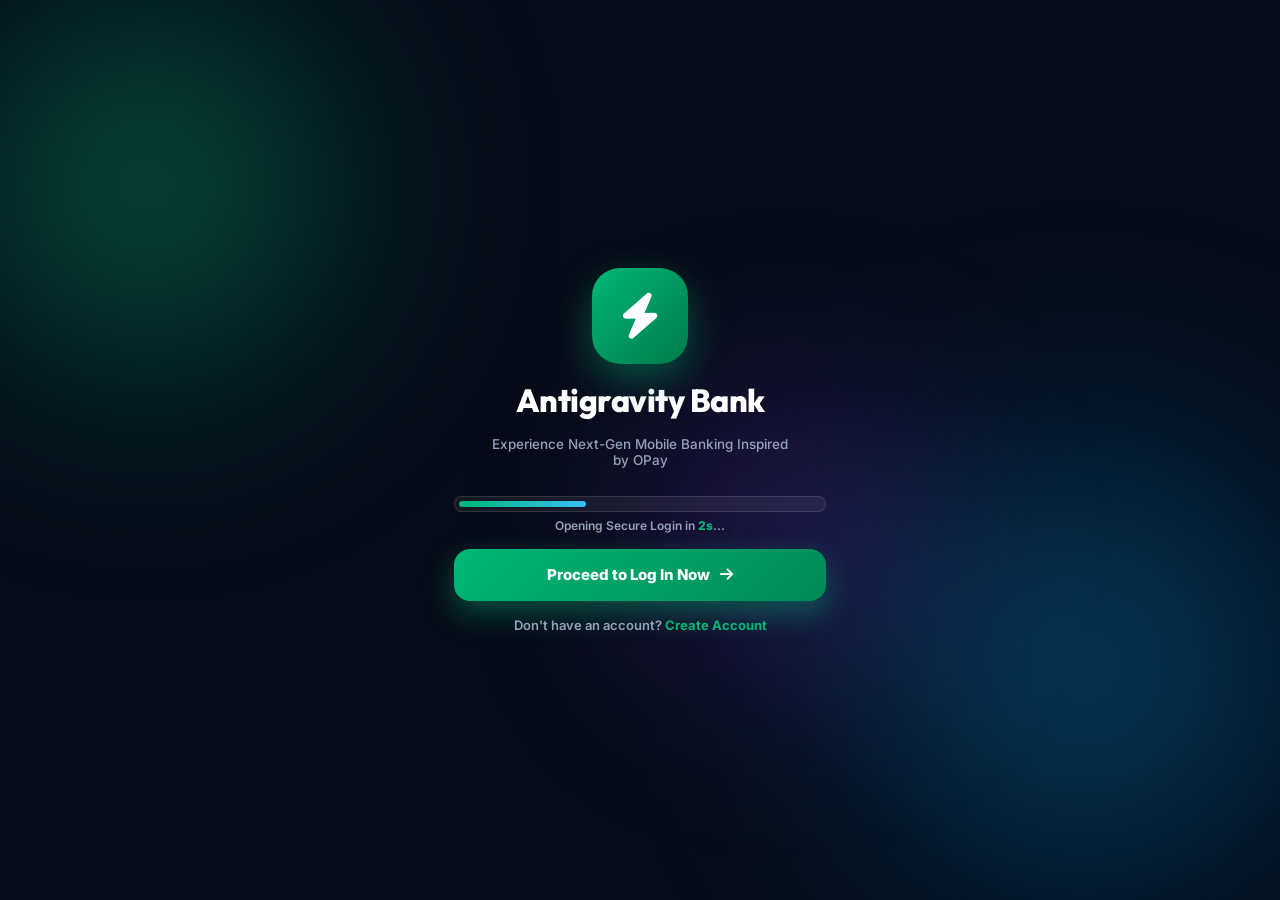
<file: index.html>
<!DOCTYPE html>
<html lang="en">
<head>
  <meta charset="UTF-8">
  <meta name="viewport" content="width=device-width, initial-scale=1.0">
  <title>Antigravity Bank – Next-Gen Mobile Banking Hub</title>
  <meta name="description" content="Experience instant, secure mobile banking with Antigravity Bank. Auto-navigating to secure login page.">
  
  <!-- Google Fonts & FontAwesome -->
  <link rel="preconnect" href="https://fonts.googleapis.com">
  <link rel="preconnect" href="https://fonts.gstatic.com" crossorigin>
  <link href="https://fonts.googleapis.com/css2?family=Inter:wght@400;500;600;700;800&family=Outfit:wght@500;600;700;800;900&display=swap" rel="stylesheet">
  <link rel="stylesheet" href="https://cdnjs.cloudflare.com/ajax/libs/font-awesome/6.4.0/css/all.min.css">
  
  <style>
    :root {
      --opay-green: #00B875;
      --opay-green-dark: #008a57;
      --opay-green-light: #e6f8f1;
      --opay-green-glow: rgba(0, 184, 117, 0.4);
      --opay-orange: #FF6B00;
      --bg-dark: #060B17;
      --card-bg-dark: rgba(15, 23, 42, 0.85);
      --glass-border: rgba(255, 255, 255, 0.12);
      --text-light: #F8FAFC;
      --text-muted: #94A3B8;
      --font-main: 'Inter', -apple-system, BlinkMacSystemFont, sans-serif;
      --font-display: 'Outfit', sans-serif;
      --radius-lg: 28px;
    }

    *, *::before, *::after {
      box-sizing: border-box;
      margin: 0;
      padding: 0;
    }

    body, html {
      width: 100%;
      height: 100%;
      font-family: var(--font-main);
      background-color: var(--bg-dark);
      color: var(--text-light);
      display: flex;
      flex-direction: column;
      align-items: center;
      justify-content: center;
      overflow: hidden;
    }

    /* Ambient Animated Glowing Orbs Background */
    .ambient-bg {
      position: fixed;
      inset: 0;
      pointer-events: none;
      z-index: 0;
      overflow: hidden;
    }
    .orb {
      position: absolute;
      border-radius: 50%;
      filter: blur(100px);
      opacity: 0.5;
      animation: floatOrb 14s ease-in-out infinite alternate;
    }
    .orb-1 { top: -10%; left: -10%; width: 550px; height: 550px; background: radial-gradient(circle, #00B875 0%, rgba(0,184,117,0) 70%); }
    .orb-2 { bottom: -10%; right: -10%; width: 650px; height: 650px; background: radial-gradient(circle, #0284c7 0%, rgba(2,132,199,0) 70%); animation-delay: -5s; }
    .orb-3 { top: 40%; right: 25%; width: 350px; height: 350px; background: radial-gradient(circle, #7c3aed 0%, rgba(124,58,237,0) 70%); animation-delay: -9s; }
    
    @keyframes floatOrb {
      0% { transform: translate(0, 0) scale(1); }
      50% { transform: translate(40px, 30px) scale(1.06); }
      100% { transform: translate(-30px, -20px) scale(0.95); }
    }

    /* Main Container */
    .splash-container {
      position: relative;
      z-index: 10;
      width: 100%;
      max-width: 420px;
      height: 100%;
      max-height: 850px;
      padding: 30px 24px;
      display: flex;
      flex-direction: column;
      justify-content: center;
      align-items: center;
      text-align: center;
      gap: 28px;
    }

    /* Center Brand Header */
    .splash-brand-group {
      margin-top: 0;
      display: flex;
      flex-direction: column;
      align-items: center;
      gap: 16px;
    }

    .brand-logo-halo {
      position: relative;
      width: 96px;
      height: 96px;
      border-radius: 28px;
      background: linear-gradient(135deg, var(--opay-green), #007A4B);
      display: flex;
      align-items: center;
      justify-content: center;
      font-size: 46px;
      color: #ffffff;
      box-shadow: 0 15px 40px var(--opay-green-glow);
      animation: pulseLogo 3s ease-in-out infinite;
    }
    @keyframes pulseLogo {
      0%, 100% { transform: scale(1); box-shadow: 0 15px 40px rgba(0, 184, 117, 0.4); }
      50% { transform: scale(1.05); box-shadow: 0 20px 50px rgba(0, 184, 117, 0.75); }
    }

    .brand-name {
      font-family: var(--font-display);
      font-size: 32px;
      font-weight: 800;
      color: #ffffff;
      letter-spacing: -0.5px;
    }

    .brand-tagline {
      font-size: 13.5px;
      color: var(--text-muted);
      font-weight: 500;
      max-width: 300px;
    }

    /* Bottom Action & Redirect Timer Controller */
    .splash-bottom-box {
      width: 100%;
      margin-bottom: 0;
      display: flex;
      flex-direction: column;
      align-items: center;
      gap: 16px;
    }

    /* Auto-Redirect Timer Bar */
    .timer-container {
      width: 100%;
      background: rgba(255, 255, 255, 0.06);
      border-radius: 99px;
      padding: 4px;
      border: 1px solid var(--glass-border);
      position: relative;
      overflow: hidden;
    }

    .timer-progress-bar {
      height: 6px;
      background: linear-gradient(90deg, var(--opay-green), #38BDF8);
      border-radius: 99px;
      width: 0%;
      transition: width 0.1s linear;
    }

    .timer-status-text {
      font-size: 12px;
      color: var(--text-muted);
      margin-top: 6px;
      font-weight: 600;
    }
    .timer-seconds {
      color: var(--opay-green);
      font-weight: 800;
    }

    /* Buttons */
    .action-btn-main {
      width: 100%;
      height: 52px;
      background: linear-gradient(135deg, var(--opay-green), var(--opay-green-dark));
      color: #ffffff;
      border: none;
      border-radius: 16px;
      font-size: 15px;
      font-weight: 800;
      cursor: pointer;
      display: flex;
      align-items: center;
      justify-content: center;
      gap: 10px;
      box-shadow: 0 12px 30px var(--opay-green-glow);
      transition: all 0.25s ease;
      text-decoration: none;
    }
    .action-btn-main:hover {
      transform: translateY(-2px);
      box-shadow: 0 16px 40px rgba(0, 184, 117, 0.5);
    }
    .action-btn-main:active {
      transform: scale(0.96);
    }

    .action-btn-sub {
      color: var(--text-muted);
      text-decoration: none;
      font-size: 13px;
      font-weight: 600;
      transition: color 0.2s;
    }
    .action-btn-sub:hover {
      color: #ffffff;
    }

    @media (max-width: 640px) {
      .splash-container {
        height: 100vh;
        max-height: 100vh;
        padding: 24px 18px;
      }
    }
  </style>
</head>
<body>

  <!-- Ambient Glowing Background Orbs -->
  <div class="ambient-bg">
    <div class="orb orb-1"></div>
    <div class="orb orb-2"></div>
    <div class="orb orb-3"></div>
  </div>

  <!-- Splash Screen Mobile Container -->
  <div class="splash-container">
    
    <!-- Top Brand Header -->
    <div class="splash-brand-group">
      <div class="brand-logo-halo">
        <i class="fa-solid fa-bolt"></i>
      </div>
      <h1 class="brand-name">Antigravity Bank</h1>
      <p class="brand-tagline">Experience Next-Gen Mobile Banking Inspired by OPay</p>
    </div>

    <!-- Bottom Actions & Redirect Timer -->
    <div class="splash-bottom-box">
      
      <!-- Auto Redirect Progress Timer -->
      <div style="width:100%;">
        <div class="timer-container">
          <div class="timer-progress-bar" id="progress-bar"></div>
        </div>
        <div class="timer-status-text">
          Opening Secure Login in <span class="timer-seconds" id="seconds-text">3s</span>...
        </div>
      </div>

      <!-- Immediate Action Button -->
      <a href="login.html" class="action-btn-main" id="btn-proceed">
        <span>Proceed to Log In Now</span>
        <i class="fa-solid fa-arrow-right"></i>
      </a>

      <a href="signup.html" class="action-btn-sub">
        Don't have an account? <strong style="color:var(--opay-green);">Create Account</strong>
      </a>

    </div>

  </div>

  <script>
    // ===== AUTO REDIRECT COUNTDOWN LOGIC (3 SECONDS) =====
    const totalMs = 3000;
    const intervalMs = 30;
    let elapsedMs = 0;
    let redirectTimer;

    function startRedirectCountdown() {
      const progressBar = document.getElementById('progress-bar');
      const secondsText = document.getElementById('seconds-text');

      redirectTimer = setInterval(() => {
        elapsedMs += intervalMs;
        const progressPercent = Math.min(100, (elapsedMs / totalMs) * 100);
        const remainingSec = Math.max(0, Math.ceil((totalMs - elapsedMs) / 1000));

        if (progressBar) progressBar.style.width = progressPercent + '%';
        if (secondsText) secondsText.textContent = remainingSec + 's';

        if (elapsedMs >= totalMs) {
          clearInterval(redirectTimer);
          window.location.href = 'login.html';
        }
      }, intervalMs);
    }

    // Start timer on page load
    window.addEventListener('DOMContentLoaded', () => {
      startRedirectCountdown();
    });

    // Pause timer if user clicks proceed manually
    document.getElementById('btn-proceed')?.addEventListener('click', () => {
      clearInterval(redirectTimer);
    });
  </script>

</body>
</html>
</file>
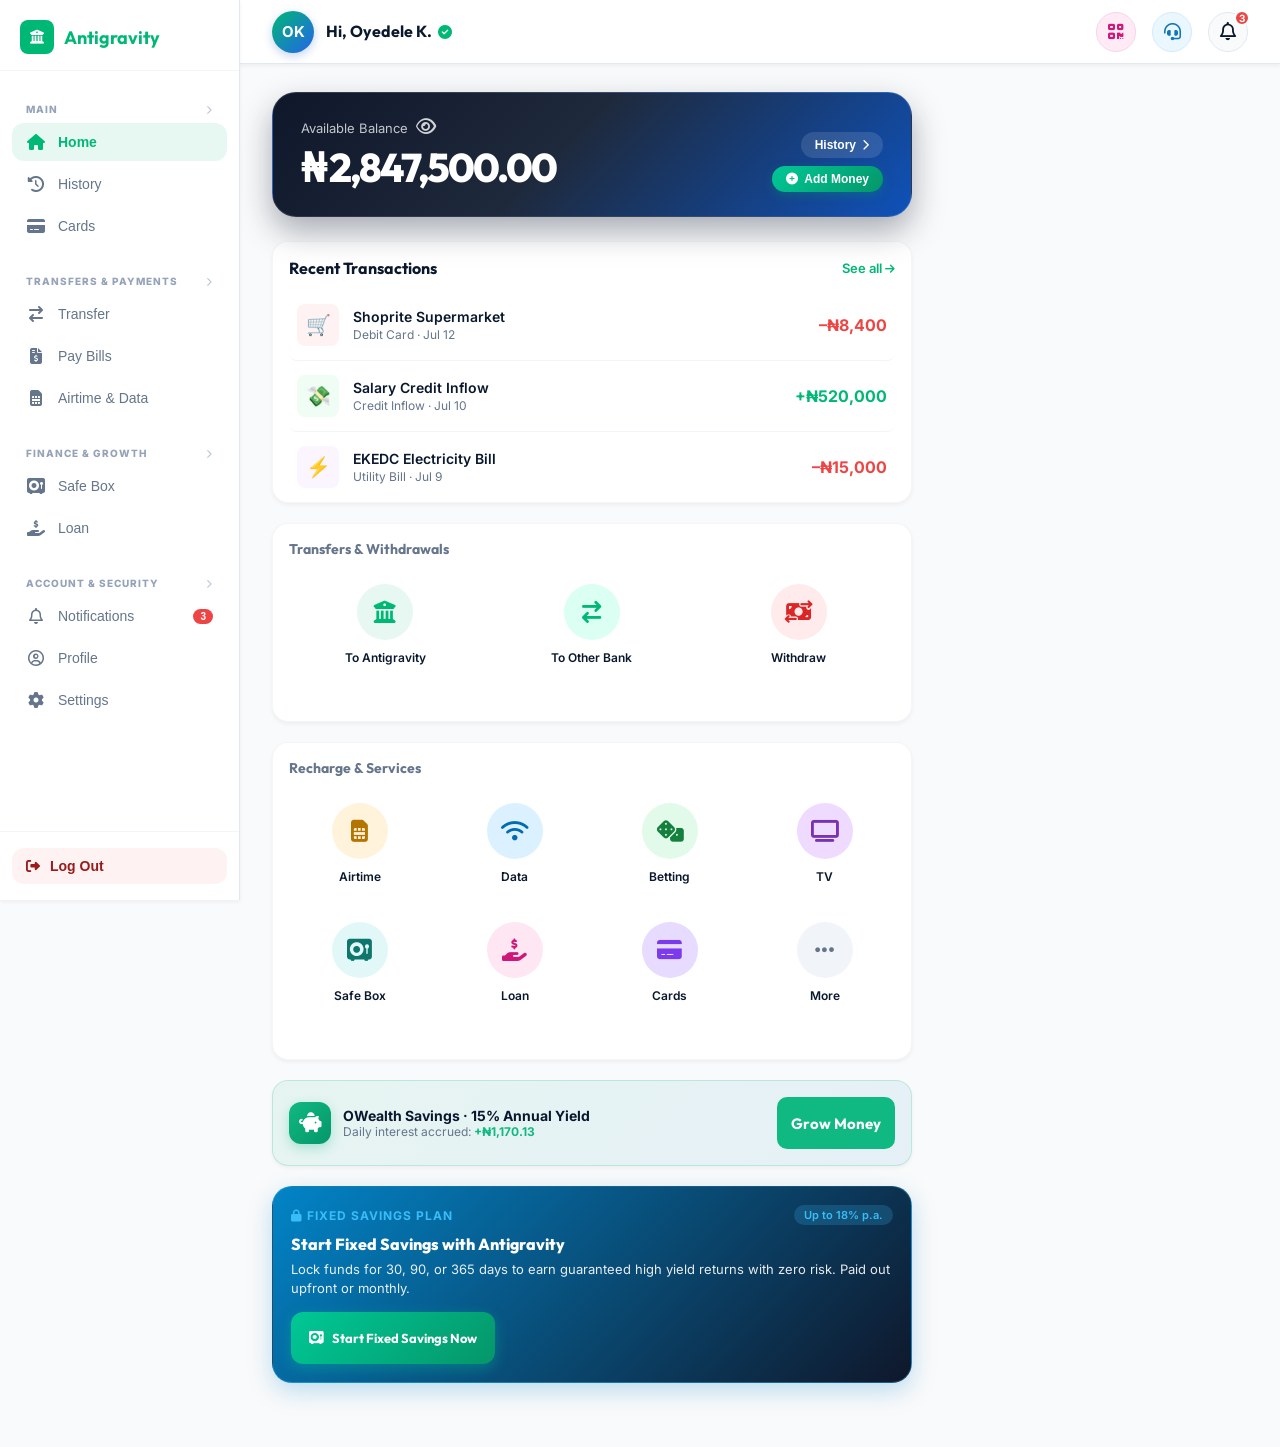
<file: dashboard.html>
<!DOCTYPE html>
<html lang="en">
<head>
  <meta charset="UTF-8">
  <meta name="viewport" content="width=device-width, initial-scale=1.0">
  <title>Antigravity Bank – Dashboard</title>
  <meta name="description" content="Antigravity Bank – manage your accounts, transfer money, pay bills, buy airtime and more.">
  <link rel="preconnect" href="https://fonts.googleapis.com">
  <link rel="preconnect" href="https://fonts.gstatic.com" crossorigin>
  <link href="https://fonts.googleapis.com/css2?family=Inter:wght@400;500;600;700&family=Outfit:wght@500;600;700;800&display=swap" rel="stylesheet">
  <link rel="stylesheet" href="https://cdnjs.cloudflare.com/ajax/libs/font-awesome/6.4.0/css/all.min.css">
  <link rel="stylesheet" href="index.css">
  <style>
    /* ===== DASHBOARD LAYOUT ===== */
    .dash-layout {
      display: flex;
      min-height: 100vh;
    }

    /* Sidebar */
    .dash-sidebar {
      width: 240px;
      background: var(--bg-white);
      border-right: 1px solid #e2e8f0;
      display: flex;
      flex-direction: column;
      position: fixed;
      top: 0;
      left: 0;
      height: 100vh;
      z-index: 300;
      box-shadow: var(--shadow-sm);
    }

    .sidebar-brand {
      display: flex;
      align-items: center;
      gap: 10px;
      padding: 20px 20px 16px;
      text-decoration: none;
      font-family: var(--font-display);
      font-weight: 700;
      font-size: 18px;
      color: var(--primary-blue);
      border-bottom: 1px solid #f1f5f9;
    }

    .sidebar-brand .brand-icon {
      width: 34px;
      height: 34px;
      background: var(--primary-blue);
      color: #fff;
      border-radius: 8px;
      display: flex;
      align-items: center;
      justify-content: center;
      font-size: 14px;
      flex-shrink: 0;
    }

    .sidebar-nav {
      flex: 1;
      padding: 16px 12px;
      display: flex;
      flex-direction: column;
      gap: 4px;
      overflow-y: auto;
    }

    .sidebar-item {
      display: flex;
      align-items: center;
      gap: 12px;
      padding: 11px 14px;
      border-radius: 12px;
      cursor: pointer;
      font-size: 14px;
      font-weight: 500;
      color: var(--text-secondary);
      transition: var(--transition-smooth);
      border: none;
      background: none;
      width: 100%;
      text-align: left;
    }

    .sidebar-item:hover {
      background: var(--surface-off-white);
      color: var(--text-primary);
    }

    .sidebar-item.active {
      background: var(--primary-blue-light);
      color: var(--primary-blue);
      font-weight: 600;
    }

    .sidebar-item i {
      width: 20px;
      text-align: center;
      font-size: 16px;
    }

    .sidebar-divider {
      height: 1px;
      background: #f1f5f9;
      margin: 8px 12px;
    }

    .sidebar-logout {
      padding: 16px 12px;
      border-top: 1px solid #f1f5f9;
    }

    .sidebar-logout button {
      display: flex;
      align-items: center;
      gap: 10px;
      padding: 10px 14px;
      width: 100%;
      border: none;
      background: #fef2f2;
      color: #991b1b;
      border-radius: 12px;
      font-size: 14px;
      font-weight: 600;
      cursor: pointer;
      transition: var(--transition-smooth);
    }

    .sidebar-logout button:hover {
      background: #fee2e2;
    }

    /* Main content area */
    .dash-main {
      margin-left: 240px;
      flex: 1;
      display: flex;
      flex-direction: column;
      min-height: 100vh;
    }

    /* Top bar */
    .dash-topbar {
      background: var(--bg-white);
      border-bottom: 1px solid #e2e8f0;
      padding: 0 32px;
      height: 64px;
      display: flex;
      align-items: center;
      justify-content: space-between;
      position: sticky;
      top: 0;
      z-index: 200;
      box-shadow: var(--shadow-sm);
    }

    .dash-topbar-title {
      font-family: var(--font-display);
      font-size: 20px;
      font-weight: 700;
      color: var(--text-primary);
    }

    .dash-topbar-right {
      display: flex;
      align-items: center;
      gap: 16px;
    }

    .notif-btn {
      position: relative;
      cursor: pointer;
      width: 40px;
      height: 40px;
      border-radius: 50%;
      background: var(--surface-off-white);
      display: flex;
      align-items: center;
      justify-content: center;
      border: 1px solid #e2e8f0;
      transition: var(--transition-smooth);
    }

    .notif-btn:hover {
      background: var(--primary-blue-light);
    }

    .notif-badge {
      position: absolute;
      top: -3px;
      right: -3px;
      width: 16px;
      height: 16px;
      background: #ef4444;
      color: #fff;
      border-radius: 50%;
      font-size: 10px;
      font-weight: 700;
      display: flex;
      align-items: center;
      justify-content: center;
      border: 2px solid #fff;
    }

    .user-pill {
      display: flex;
      align-items: center;
      gap: 10px;
      padding: 6px 14px 6px 6px;
      background: var(--surface-off-white);
      border-radius: 99px;
      border: 1px solid #e2e8f0;
      cursor: pointer;
    }

    /* Page content */
    .dash-content {
      padding: 28px 32px 48px;
      flex: 1;
    }

    /* Screens */
    .screen { display: none; animation: fadeIn 0.3s ease-out; }
    .screen.active { display: block; }

    /* ===== COMPONENT STYLES ===== */
    .notif-badge-pill {
      position: absolute;
      top: -4px;
      right: -4px;
      width: 16px;
      height: 16px;
      background: #ef4444;
      color: #fff;
      border-radius: 50%;
      font-size: 10px;
      font-weight: 700;
      display: flex;
      align-items: center;
      justify-content: center;
      border: 2px solid #fff;
    }

    /* ===== CATEGORIZED SIDEBAR & DASHBOARD SPLIT CARDS ===== */
    .sidebar-section-label {
      font-size: 10px;
      font-weight: 800;
      text-transform: uppercase;
      letter-spacing: 1px;
      color: #94a3b8;
      padding: 12px 14px 4px;
      margin-top: 4px;
    }
    .sidebar-badge {
      margin-left: auto;
      background: #ef4444;
      color: #fff;
      font-size: 10px;
      font-weight: 700;
      padding: 2px 7px;
      border-radius: 99px;
    }

    .dashboard-split-card {
      background: var(--bg-white);
      border-radius: 18px;
      padding: 18px 20px;
      margin-bottom: 20px;
      box-shadow: var(--shadow-sm);
      border: 1px solid #e2e8f0;
      transition: var(--transition-smooth);
    }
    .dashboard-split-card:hover {
      box-shadow: var(--shadow-md);
    }
    .dashboard-split-header {
      display: flex;
      align-items: center;
      justify-content: space-between;
      margin-bottom: 14px;
    }
    .split-link {
      font-size: 12px;
      font-weight: 700;
      color: var(--primary-blue);
      cursor: pointer;
      display: inline-flex;
      align-items: center;
      gap: 4px;
    }
    .split-link:hover {
      text-decoration: underline;
    }

    /* ===== OPAY STYLE BALANCE CARD & TOPBAR ===== */
    .dash-topbar-profile {
      display: flex;
      align-items: center;
      gap: 12px;
      cursor: pointer;
      padding: 4px 8px 4px 0;
      border-radius: 12px;
      transition: background 0.2s;
    }
    .dash-topbar-profile:hover {
      background: var(--surface-off-white);
    }
    .topbar-avatar {
      width: 42px;
      height: 42px;
      border-radius: 50%;
      background: linear-gradient(135deg, var(--primary-blue), #2563eb);
      color: #fff;
      font-weight: 700;
      font-size: 15px;
      display: flex;
      align-items: center;
      justify-content: center;
      box-shadow: 0 3px 10px rgba(15,82,186,0.25);
    }
    .topbar-user-title {
      font-family: var(--font-display);
      font-size: 16px;
      font-weight: 700;
      color: var(--text-primary);
      line-height: 1.2;
      display: flex;
      align-items: center;
      gap: 6px;
    }
    .topbar-user-sub {
      font-size: 11px;
      color: var(--text-secondary);
      display: flex;
      align-items: center;
      gap: 6px;
      margin-top: 2px;
    }

    .opay-balance-card {
      background: linear-gradient(135deg, #0f172a 0%, #1e293b 45%, #0f52ba 100%);
      border-radius: 24px;
      padding: 24px 26px;
      color: #fff;
      position: relative;
      overflow: hidden;
      margin-bottom: 24px;
      box-shadow: 0 14px 32px rgba(15, 23, 42, 0.35);
      border: 1px solid rgba(255,255,255,0.12);
    }
    .opay-card-header {
      display: flex;
      align-items: center;
      justify-content: space-between;
      margin-bottom: 14px;
    }
    .opay-user-info {
      display: flex;
      align-items: center;
      gap: 12px;
    }
    .opay-avatar {
      width: 46px;
      height: 46px;
      border-radius: 50%;
      background: linear-gradient(135deg, #00c896, #059669);
      color: #fff;
      font-weight: 800;
      font-size: 17px;
      display: flex;
      align-items: center;
      justify-content: center;
      border: 2px solid rgba(255,255,255,0.4);
      box-shadow: 0 4px 12px rgba(0,0,0,0.2);
    }
    .opay-user-name {
      font-size: 16px;
      font-weight: 700;
      color: #fff;
      display: flex;
      align-items: center;
      gap: 6px;
    }
    .opay-acct-row {
      font-size: 12px;
      color: rgba(255,255,255,0.8);
      display: flex;
      align-items: center;
      gap: 8px;
      margin-top: 3px;
    }
    .opay-copy-chip {
      background: rgba(255,255,255,0.18);
      border: none;
      color: #fff;
      border-radius: 99px;
      padding: 2px 10px;
      font-size: 11px;
      font-weight: 600;
      cursor: pointer;
      display: inline-flex;
      align-items: center;
      gap: 4px;
      transition: background 0.2s;
    }
    .opay-copy-chip:hover {
      background: rgba(255,255,255,0.32);
    }
    .opay-tier-badge {
      background: rgba(16, 185, 129, 0.22);
      border: 1px solid rgba(52, 211, 153, 0.4);
      color: #34d399;
      font-size: 11px;
      font-weight: 700;
      padding: 5px 12px;
      border-radius: 99px;
      display: flex;
      align-items: center;
      gap: 5px;
    }
    .opay-divider {
      height: 1px;
      background: rgba(255,255,255,0.12);
      margin: 14px 0 16px;
    }
    .opay-balance-row {
      display: flex;
      align-items: flex-end;
      justify-content: space-between;
      margin-bottom: 20px;
    }
    .balance-label-row {
      display: flex;
      align-items: center;
      gap: 8px;
      font-size: 13px;
      color: rgba(255,255,255,0.75);
      margin-bottom: 4px;
    }
    .opay-history-btn {
      background: rgba(255,255,255,0.12);
      border: none;
      color: #fff;
      padding: 6px 14px;
      border-radius: 99px;
      font-size: 12px;
      font-weight: 600;
      cursor: pointer;
      display: flex;
      align-items: center;
      gap: 6px;
      transition: background 0.2s;
    }
    .opay-history-btn:hover {
      background: rgba(255,255,255,0.25);
    }
    .opay-card-actions {
      display: grid;
      grid-template-columns: 1.2fr 1fr 1fr;
      gap: 10px;
    }
    .opay-act-btn {
      height: 42px;
      border-radius: 12px;
      border: none;
      font-size: 13px;
      font-weight: 700;
      cursor: pointer;
      display: flex;
      align-items: center;
      justify-content: center;
      gap: 8px;
      transition: transform 0.15s, background 0.2s;
    }
    .opay-act-btn:active {
      transform: scale(0.97);
    }
    .opay-act-primary {
      background: linear-gradient(135deg, #00c896, #059669);
      color: #fff;
      box-shadow: 0 4px 12px rgba(5, 150, 105, 0.35);
    }
    .opay-act-primary:hover {
      background: linear-gradient(135deg, #00e0a8, #047857);
    }
    .opay-act-secondary {
      background: rgba(255, 255, 255, 0.14);
      color: #fff;
    }
    .opay-act-secondary:hover {
      background: rgba(255, 255, 255, 0.25);
    }

    .balance-card {
      background: linear-gradient(135deg, hsl(216,85%,28%) 0%, hsl(216,85%,44%) 60%, hsl(194,100%,38%) 100%);
      border-radius: 24px;
      padding: 28px 32px;
      color: #fff;
      position: relative;
      overflow: hidden;
      margin-bottom: 24px;
      box-shadow: 0 12px 28px rgba(15,82,186,.35);
    }

    .balance-card::before {
      content: '';
      position: absolute;
      width: 260px;
      height: 260px;
      background: rgba(255,255,255,.07);
      border-radius: 50%;
      top: -80px;
      right: -60px;
    }

    .balance-card::after {
      content: '';
      position: absolute;
      width: 180px;
      height: 180px;
      background: rgba(255,255,255,.05);
      border-radius: 50%;
      bottom: -60px;
      left: -40px;
    }

    .balance-label { font-size: 13px; opacity: .75; margin-bottom: 4px; }
    .balance-amount { font-family: var(--font-display); font-size: 40px; font-weight: 800; letter-spacing: -2px; }
    .balance-row { display: flex; gap: 40px; margin-top: 24px; }
    .balance-stat { font-size: 12px; opacity: .8; }
    .balance-stat strong { display: block; font-size: 15px; font-weight: 700; opacity: 1; }
    .balance-eye { background: none; border: none; color: #fff; font-size: 18px; cursor: pointer; opacity: .8; }
    .card-chip { font-size: 22px; color: rgba(255,255,255,.6); margin-bottom: 6px; }

    .section-title { font-family: var(--font-display); font-size: 16px; font-weight: 700; color: var(--text-primary); margin-bottom: 14px; }
    .goal-bar-bg { height: 6px; background: #e2e8f0; border-radius: 99px; margin-top: 8px; }
    .goal-bar-fill { height: 100%; border-radius: 99px; background: linear-gradient(90deg, var(--accent-green), #00c896); }
    .tx-amount-debit { color: #ef4444; font-weight: 700; }
    .tx-amount-credit { color: var(--accent-green); font-weight: 700; }
    .tx-meta { font-size: 12px; color: var(--text-secondary); margin-top: 2px; }

    .screen { animation: slideUp .3s ease; }
    @keyframes slideUp { from { opacity: 0; transform: translateY(18px); } to { opacity: 1; transform: translateY(0); } }

    .input-icon-wrap { position: relative; }
    .input-icon-wrap .input-field { padding-left: 44px; }
    .input-icon-wrap .field-icon { position: absolute; left: 14px; top: 50%; transform: translateY(-50%); color: var(--text-secondary); font-size: 16px; }

    .amount-display { text-align: center; font-family: var(--font-display); font-size: 46px; font-weight: 800; color: var(--text-primary); letter-spacing: -2px; padding: 16px 0; }
    .numpad { display: grid; grid-template-columns: repeat(3, 1fr); gap: 10px; margin: 12px 0; max-width: 360px; }
    .numpad-key { height: 56px; border-radius: 12px; background: var(--bg-white); border: none; cursor: pointer; font-size: 20px; font-weight: 600; font-family: var(--font-display); color: var(--text-primary); box-shadow: var(--shadow-sm); transition: var(--transition-smooth); }
    .numpad-key:active, .numpad-key:hover { background: var(--primary-blue-light); color: var(--primary-blue); transform: scale(.97); }

    .contacts-row { display: flex; gap: 14px; overflow-x: auto; padding-bottom: 8px; scrollbar-width: none; }
    .contacts-row::-webkit-scrollbar { display: none; }
    .contact-item { display: flex; flex-direction: column; align-items: center; gap: 6px; min-width: 60px; cursor: pointer; }
    .contact-avatar { width: 52px; height: 52px; border-radius: 50%; display: flex; align-items: center; justify-content: center; font-weight: 700; font-size: 16px; color: #fff; box-shadow: var(--shadow-sm); }
    .contact-name { font-size: 11px; color: var(--text-secondary); text-align: center; }

    .bill-category-title {
      font-size: 13px;
      font-weight: 700;
      text-transform: uppercase;
      letter-spacing: 0.8px;
      color: var(--text-secondary);
      margin: 18px 0 10px;
      padding: 0 2px;
      display: flex;
      align-items: center;
      gap: 6px;
    }
    .bill-grid { display: grid; grid-template-columns: repeat(4, 1fr); gap: 12px; margin-bottom: 20px; }
    .bill-item { background: var(--bg-white); border: 1px solid #e2e8f0; border-radius: 16px; padding: 14px 8px 12px; display: flex; flex-direction: column; align-items: center; gap: 8px; cursor: pointer; box-shadow: var(--shadow-sm); transition: var(--transition-smooth); text-align: center; }
    .bill-item:hover { border-color: var(--primary-blue); transform: translateY(-2px); box-shadow: var(--shadow-md); }
    .bill-icon { font-size: 26px; }
    .bill-label { font-size: 11px; font-weight: 600; color: var(--text-primary); text-align: center; line-height: 1.25; }

    @media (max-width: 640px) {
      .bill-grid { grid-template-columns: repeat(3, 1fr); gap: 10px; }
      .bill-item { padding: 12px 6px; }
      .bill-icon { font-size: 22px; }
      .bill-label { font-size: 10.5px; }
    }

    .cs-grid { display: grid; grid-template-columns: repeat(4, 1fr); gap: 12px; margin-bottom: 20px; }
    .cs-item { background: var(--bg-white); border: 1px solid #e2e8f0; border-radius: 16px; padding: 14px 8px 12px; display: flex; flex-direction: column; align-items: center; gap: 8px; cursor: pointer; box-shadow: var(--shadow-sm); transition: var(--transition-smooth); text-align: center; }
    .cs-item:hover { border-color: var(--primary-blue); transform: translateY(-2px); box-shadow: var(--shadow-md); }
    .cs-icon { width: 44px; height: 44px; border-radius: 12px; display: flex; align-items: center; justify-content: center; font-size: 18px; }
    .cs-label { font-size: 11px; font-weight: 600; color: var(--text-primary); text-align: center; line-height: 1.25; }

    .help-tabs-header { display: flex; border-bottom: 2px solid #e2e8f0; margin-bottom: 16px; gap: 8px; }
    .help-tab { padding: 10px 16px; font-size: 14px; font-weight: 600; color: var(--text-secondary); cursor: pointer; border-bottom: 3px solid transparent; margin-bottom: -2px; transition: var(--transition-smooth); }
    .help-tab.active { color: var(--primary-blue); border-bottom-color: var(--primary-blue); }
    .help-list-item { display: flex; align-items: center; justify-content: space-between; padding: 14px 16px; background: var(--bg-white); border-radius: 14px; margin-bottom: 8px; cursor: pointer; border: 1px solid #f1f5f9; box-shadow: var(--shadow-sm); transition: var(--transition-smooth); }
    .help-list-item:hover { border-color: var(--primary-blue-light); box-shadow: var(--shadow-md); transform: translateX(3px); }

    @media (max-width: 640px) {
      .cs-grid { grid-template-columns: repeat(3, 1fr); gap: 10px; }
      .cs-item { padding: 12px 6px; }
    }

    .virtual-card { border-radius: 20px; padding: 24px 20px; color: #fff; position: relative; overflow: hidden; margin-bottom: 14px; min-height: 180px; display: flex; flex-direction: column; justify-content: space-between; box-shadow: 0 10px 24px rgba(0,0,0,.22); max-width: 380px; }
    .card-gradient-1 { background: linear-gradient(135deg,#1a1a2e,#16213e,#0f3460); }
    .card-gradient-2 { background: linear-gradient(135deg,#0d4f3c,#00704a,#00c896); }
    .card-number { font-size: 15px; letter-spacing: 3px; opacity: .85; font-weight: 600; }
    .card-info-row { display: flex; justify-content: space-between; align-items: flex-end; }
    .card-holder { font-size: 12px; opacity: .7; text-transform: uppercase; letter-spacing: 1px; }
    .card-holder strong { display: block; font-size: 14px; opacity: 1; }
    .card-expiry { font-size: 12px; opacity: .7; text-align: right; }
    .card-expiry strong { display: block; font-size: 14px; opacity: 1; }
    .card-controls { display: flex; gap: 10px; margin-top: 10px; max-width: 380px; }
    .card-ctrl-btn { flex: 1; height: 44px; border-radius: 10px; border: none; cursor: pointer; font-size: 12px; font-weight: 600; display: flex; align-items: center; justify-content: center; gap: 6px; transition: var(--transition-smooth); }
    .card-ctrl-btn.freeze { background: #eff6ff; color: #1d4ed8; }
    .card-ctrl-btn.limits { background: #f0fdf4; color: #166534; }
    .card-ctrl-btn.details { background: #faf5ff; color: #6b21a8; }
    .card-ctrl-btn.block { background: #fef2f2; color: #991b1b; }
    .card-ctrl-btn:hover { opacity: .85; transform: scale(.98); }

    .notif-item { display: flex; gap: 14px; align-items: flex-start; padding: 14px 0; border-bottom: 1px solid #f1f5f9; }
    .notif-icon-wrap { width: 44px; height: 44px; border-radius: 12px; display: flex; align-items: center; justify-content: center; font-size: 18px; flex-shrink: 0; }
    .notif-dot { width: 8px; height: 8px; border-radius: 50%; background: var(--primary-blue); margin-top: 6px; flex-shrink: 0; }
    .notif-title { font-size: 14px; font-weight: 600; color: var(--text-primary); }
    .notif-desc { font-size: 12px; color: var(--text-secondary); margin-top: 2px; line-height: 1.4; }
    .notif-time { font-size: 11px; color: #94a3b8; margin-top: 4px; }

    .profile-hero { background: linear-gradient(135deg, hsl(216,85%,28%), hsl(216,85%,44%)); border-radius: 20px; padding: 28px; color: #fff; text-align: center; margin-bottom: 20px; }
    .profile-avatar-lg { width: 80px; height: 80px; border-radius: 50%; background: var(--accent-green); color: #fff; display: inline-flex; align-items: center; justify-content: center; font-size: 30px; font-weight: 800; border: 3px solid rgba(255,255,255,.6); margin-bottom: 12px; }
    .profile-name { font-size: 22px; font-weight: 700; }
    .profile-id { font-size: 12px; opacity: .7; margin-top: 4px; }

    .menu-section { margin-bottom: 20px; }
    .menu-section-title { font-size: 11px; font-weight: 700; text-transform: uppercase; letter-spacing: 1px; color: var(--text-secondary); margin-bottom: 8px; padding: 0 4px; }
    .menu-item { display: flex; align-items: center; justify-content: space-between; padding: 14px 16px; background: var(--bg-white); border-radius: 14px; margin-bottom: 6px; cursor: pointer; box-shadow: var(--shadow-sm); transition: var(--transition-smooth); }
    .menu-item:hover { box-shadow: var(--shadow-md); transform: translateX(3px); }
    .menu-item-left { display: flex; align-items: center; gap: 14px; }
    .menu-item-icon { width: 38px; height: 38px; border-radius: 10px; display: flex; align-items: center; justify-content: center; font-size: 17px; }
    .menu-item-label { font-size: 14px; font-weight: 600; color: var(--text-primary); }
    .menu-item-sub { font-size: 11px; color: var(--text-secondary); margin-top: 1px; }
    .menu-chevron { color: #cbd5e1; font-size: 14px; }

    .toggle-switch { position: relative; width: 44px; height: 24px; flex-shrink: 0; }
    .toggle-switch input { display: none; }
    .toggle-track { position: absolute; inset: 0; background: #e2e8f0; border-radius: 99px; cursor: pointer; transition: background .25s; }
    .toggle-track::after { content: ''; position: absolute; top: 3px; left: 3px; width: 18px; height: 18px; border-radius: 50%; background: #fff; transition: transform .25s; box-shadow: 0 1px 4px rgba(0,0,0,.2); }
    .toggle-switch input:checked + .toggle-track { background: var(--primary-blue); }
    .toggle-switch input:checked + .toggle-track::after { transform: translateX(20px); }

    .faq-item { margin-bottom: 8px; }
    .faq-question { display: flex; align-items: center; justify-content: space-between; background: var(--bg-white); padding: 14px 16px; border-radius: 14px; cursor: pointer; box-shadow: var(--shadow-sm); font-size: 14px; font-weight: 600; transition: var(--transition-smooth); }
    .faq-answer { display: none; background: var(--primary-blue-light); border-radius: 0 0 14px 14px; padding: 12px 16px; font-size: 13px; color: var(--text-secondary); line-height: 1.5; margin-top: -4px; }
    .faq-item.open .faq-answer { display: block; }
    .faq-item.open .faq-question { border-radius: 14px 14px 0 0; }
    .faq-item.open .faq-chevron { transform: rotate(180deg); }
    .faq-chevron { transition: transform .25s; }

    .support-btn { display: flex; align-items: center; gap: 14px; background: var(--bg-white); padding: 16px; border-radius: 16px; cursor: pointer; margin-bottom: 10px; box-shadow: var(--shadow-sm); transition: var(--transition-smooth); }
    .support-btn:hover { box-shadow: var(--shadow-md); }
    .support-icon { width: 46px; height: 46px; border-radius: 12px; display: flex; align-items: center; justify-content: center; font-size: 20px; flex-shrink: 0; }

    .network-grid { display: grid; grid-template-columns: repeat(4, 1fr); gap: 10px; margin-bottom: 20px; }
    .network-item { background: var(--bg-white); border-radius: 12px; padding: 12px 6px; display: flex; flex-direction: column; align-items: center; gap: 6px; cursor: pointer; box-shadow: var(--shadow-sm); border: 2px solid transparent; transition: var(--transition-smooth); }
    .network-item.selected { border-color: var(--primary-blue); background: var(--primary-blue-light); }
    .network-item:hover { border-color: var(--primary-blue); }
    .network-logo { font-size: 22px; }
    .network-name { font-size: 11px; font-weight: 600; color: var(--text-primary); }

    .data-plan-grid { display: grid; grid-template-columns: repeat(3, 1fr); gap: 10px; margin-bottom: 20px; }
    .data-plan { background: var(--bg-white); border-radius: 14px; padding: 14px; cursor: pointer; box-shadow: var(--shadow-sm); border: 2px solid transparent; transition: var(--transition-smooth); }
    .data-plan:hover { border-color: var(--primary-blue); }
    .data-plan.selected { border-color: var(--primary-blue); background: var(--primary-blue-light); }
    .data-plan-size { font-size: 18px; font-weight: 800; font-family: var(--font-display); color: var(--text-primary); }
    .data-plan-validity { font-size: 11px; color: var(--text-secondary); margin-top: 2px; }
    .data-plan-price { font-size: 15px; font-weight: 700; color: var(--primary-blue); margin-top: 8px; }

    .account-number-box { background: var(--primary-blue-light); border-radius: 14px; padding: 16px; display: flex; align-items: center; justify-content: space-between; margin-bottom: 16px; }
    .acct-num-label { font-size: 12px; color: var(--text-secondary); margin-bottom: 4px; }
    .acct-num-value { font-size: 22px; font-weight: 800; font-family: var(--font-display); letter-spacing: 3px; color: var(--text-primary); }
    .copy-btn { background: var(--primary-blue); color: #fff; border: none; border-radius: 10px; padding: 10px 14px; cursor: pointer; font-size: 13px; font-weight: 600; transition: var(--transition-smooth); }
    .copy-btn:hover { background: hsl(216,85%,32%); }

    .detail-row { display: flex; justify-content: space-between; align-items: center; padding: 13px 0; border-bottom: 1px solid #f1f5f9; }
    .detail-label { font-size: 13px; color: var(--text-secondary); }
    .detail-value { font-size: 14px; font-weight: 600; color: var(--text-primary); text-align: right; }

    .sub-screen-header { display: flex; align-items: center; gap: 12px; margin-bottom: 24px; }
    .back-btn { width: 38px; height: 38px; border-radius: 50%; background: var(--bg-white); border: none; cursor: pointer; font-size: 16px; color: var(--text-primary); display: flex; align-items: center; justify-content: center; box-shadow: var(--shadow-sm); transition: var(--transition-smooth); flex-shrink: 0; }
    .back-btn:hover { background: var(--primary-blue-light); color: var(--primary-blue); }

    .tab-bar { display: flex; background: #e2e8f0; border-radius: 10px; padding: 4px; margin-bottom: 20px; max-width: 340px; }
    .tab-btn { flex: 1; border: none; background: transparent; padding: 8px; border-radius: 8px; font-size: 14px; font-weight: 600; cursor: pointer; color: var(--text-secondary); transition: var(--transition-smooth); }
    .tab-btn.active { background: var(--bg-white); color: var(--primary-blue); box-shadow: var(--shadow-sm); }

    .chip { display: inline-flex; align-items: center; gap: 6px; background: var(--primary-blue-light); color: var(--primary-blue); border-radius: 99px; padding: 5px 12px; font-size: 12px; font-weight: 600; }

    .search-bar { display: flex; align-items: center; gap: 10px; background: var(--bg-white); border-radius: 12px; padding: 10px 14px; box-shadow: var(--shadow-sm); margin-bottom: 16px; max-width: 480px; }
    .search-bar input { border: none; outline: none; flex: 1; font-size: 14px; background: transparent; }
    .search-bar i { color: var(--text-secondary); }

    .mini-chart { display: flex; align-items: flex-end; gap: 5px; height: 60px; }
    .chart-bar { flex: 1; border-radius: 4px 4px 0 0; background: var(--primary-blue-light); min-width: 0; }
    .chart-bar.highlight { background: var(--primary-blue); }

    /* Receipt overlay */
    .receipt-overlay { display: none; position: fixed; inset: 0; background: rgba(10,25,47,.55); z-index: 600; justify-content: center; align-items: center; padding: 24px; }
    .receipt-overlay.active { display: flex; }
    .receipt-box { background: var(--bg-white); border-radius: 24px; padding: 36px 28px; width: 100%; max-width: 440px; text-align: center; animation: popIn .4s cubic-bezier(.34,1.56,.64,1); max-height: 90vh; overflow-y: auto; }
    .success-badge { width: 80px; height: 80px; background: var(--accent-green-light); color: var(--accent-green); border-radius: 50%; display: flex; align-items: center; justify-content: center; font-size: 36px; margin: 0 auto 20px; animation: popIn .45s cubic-bezier(.34,1.56,.64,1) both; }
    @keyframes popIn { 0% { transform: scale(0); opacity: 0; } 100% { transform: scale(1); opacity: 1; } }

    /* Dashboard home grid */
    .home-grid { display: flex; flex-direction: column; max-width: 640px; }
    .home-grid-left { display: flex; flex-direction: column; }

    /* Mobile bottom nav (hidden on desktop) */
    .mobile-bottom-nav {
      display: none;
      position: fixed;
      bottom: 0;
      left: 0;
      right: 0;
      background: var(--bg-white);
      border-top: 1px solid #e2e8f0;
      height: 68px;
      padding: 0 8px;
      justify-content: space-around;
      align-items: center;
      z-index: 400;
      box-shadow: 0 -4px 12px rgba(10,25,47,.06);
    }

    .mobile-nav-item {
      display: flex;
      flex-direction: column;
      align-items: center;
      gap: 3px;
      cursor: pointer;
      color: var(--text-secondary);
      font-size: 10px;
      font-weight: 600;
      padding: 8px 12px;
      border-radius: 12px;
      transition: var(--transition-smooth);
      border: none;
      background: none;
    }

    .mobile-nav-item.active { color: var(--primary-blue); }
    .mobile-nav-item i { font-size: 20px; }

    /* ===== RESPONSIVE ===== */
    @media (max-width: 900px) {
      .dash-sidebar { display: none; }
      .dash-main { margin-left: 0; }
      .dash-content { padding: 20px 16px 90px; }
      .home-grid { grid-template-columns: 1fr; }
      .data-plan-grid { grid-template-columns: repeat(2, 1fr); }
      .mobile-bottom-nav { display: flex; }
    }

    @media (max-width: 640px) {
      .balance-amount { font-size: 30px; }
      .balance-row { gap: 20px; }
      .numpad { max-width: 100%; }
    }

    /* ===== BANK CARD GRID ===== */
    .bank-category { margin-bottom: 20px; }

    .bank-category-label {
      font-size: 12px;
      font-weight: 700;
      text-transform: uppercase;
      letter-spacing: 0.8px;
      color: var(--text-secondary);
      margin-bottom: 10px;
      padding: 0 2px;
    }

    .bank-card-grid {
      display: grid;
      grid-template-columns: repeat(auto-fill, minmax(88px, 1fr));
      gap: 10px;
    }

    .bank-card {
      background: var(--bg-white);
      border: 2px solid #e2e8f0;
      border-radius: 14px;
      padding: 12px 8px 10px;
      display: flex;
      flex-direction: column;
      align-items: center;
      gap: 7px;
      cursor: pointer;
      transition: var(--transition-smooth);
      text-align: center;
    }

    .bank-card:hover {
      border-color: var(--primary-blue);
      background: var(--primary-blue-light);
      transform: translateY(-2px);
      box-shadow: var(--shadow-md);
    }

    .bank-card.selected {
      border-color: var(--primary-blue);
      background: var(--primary-blue-light);
      box-shadow: 0 0 0 3px rgba(15,82,186,0.15);
    }

    .bank-card-icon {
      width: 40px;
      height: 40px;
      border-radius: 10px;
      color: #fff;
      display: flex;
      align-items: center;
      justify-content: center;
      font-size: 13px;
      font-weight: 800;
      font-family: var(--font-display);
      flex-shrink: 0;
    }

    .bank-card-name {
      font-size: 11px;
      font-weight: 700;
      color: var(--text-primary);
      line-height: 1.2;
      word-break: break-word;
    }

    .bank-card-owner {
      font-size: 9.5px;
      font-weight: 500;
      color: var(--text-secondary);
      line-height: 1.1;
      margin-top: 1px;
      word-break: break-word;
    }

    .bank-card.selected .bank-card-name {
      color: var(--primary-blue);
    }

    .bank-card.selected .bank-card-owner {
      color: var(--primary-blue);
      font-weight: 600;
    }

    /* ===== QR SCANNER ===== */
    .qr-scanner-box {
      position: relative;
      width: 100%;
      max-width: 320px;
      aspect-ratio: 1;
      border-radius: 20px;
      overflow: hidden;
      background: #000;
      margin: 20px auto;
      border: 3px solid var(--primary-blue);
    }

    .qr-video-mock {
      width: 100%;
      height: 100%;
      object-fit: cover;
      display: flex;
      align-items: center;
      justify-content: center;
      color: #fff;
      font-size: 14px;
      position: relative;
      background: radial-gradient(circle, #1e293b 0%, #0f172a 100%);
    }

    .qr-scanner-line {
      position: absolute;
      left: 0;
      width: 100%;
      height: 3px;
      background: #4ade80;
      box-shadow: 0 0 10px #4ade80;
      animation: qrScan 2.5s infinite linear;
    }

    @keyframes qrScan {
      0% { top: 0%; }
      50% { top: 100%; }
      100% { top: 0%; }
    }

    .qr-corners {
      position: absolute;
      inset: 40px;
      border: 2px dashed rgba(255,255,255,0.4);
      border-radius: 12px;
      pointer-events: none;
    }

    /* ===== ADD MONEY CARD OPTIONS ===== */
    .payment-option-card {
      background: var(--bg-white);
      border: 2px solid #e2e8f0;
      border-radius: 16px;
      padding: 16px;
      display: flex;
      align-items: center;
      gap: 16px;
      cursor: pointer;
      margin-bottom: 12px;
      transition: var(--transition-smooth);
    }

    .payment-option-card:hover {
      border-color: var(--primary-blue);
      transform: translateY(-2px);
      box-shadow: var(--shadow-md);
    }

    .payment-option-icon {
      width: 44px;
      height: 44px;
      border-radius: 12px;
      display: flex;
      align-items: center;
      justify-content: center;
      font-size: 20px;
      flex-shrink: 0;
    }

    /* ===== SERVICES STYLE GROUP ===== */
    .services-section-title {
      font-size: 13px;
      font-weight: 700;
      text-transform: uppercase;
      letter-spacing: 0.8px;
      color: var(--text-secondary);
      margin: 18px 0 10px;
      border-bottom: 1px solid #f1f5f9;
      padding-bottom: 6px;
    }

    .services-grid-list {
      display: grid;
      grid-template-columns: repeat(4, 1fr);
      gap: 12px;
      margin-bottom: 18px;
    }

    .service-card-item {
      background: var(--bg-white);
      border: 1px solid #e2e8f0;
      border-radius: 14px;
      padding: 12px 6px;
      display: flex;
      flex-direction: column;
      align-items: center;
      gap: 6px;
      cursor: pointer;
      transition: var(--transition-smooth);
      text-align: center;
    }

    .service-card-item:hover {
      border-color: var(--primary-blue);
      transform: translateY(-1px);
      box-shadow: var(--shadow-sm);
    }

    .service-card-icon {
      width: 38px;
      height: 38px;
      border-radius: 10px;
      display: flex;
      align-items: center;
      justify-content: center;
      font-size: 16px;
      color: var(--primary-blue);
      background: var(--primary-blue-light);
    }

    .service-card-label {
      font-size: 11px;
      font-weight: 600;
      color: var(--text-primary);
      line-height: 1.2;
    }

    @media (max-width: 640px) {
      .services-grid-list {
        grid-template-columns: repeat(3, 1fr);
      }
    }

    /* ===== HELP & SUPPORT INTERACTIVE MODALS ===== */
    .help-modal-overlay, .modal-overlay {
      display: none;
      position: fixed;
      inset: 0;
      background: rgba(10, 25, 47, 0.65);
      backdrop-filter: blur(8px);
      z-index: 800;
      align-items: center;
      justify-content: center;
      padding: 16px;
    }
    .help-modal-overlay.active, .modal-overlay.active { display: flex !important; }
    .help-modal-box {
      background: var(--bg-white);
      border-radius: 24px;
      padding: 28px 24px;
      width: 100%;
      max-width: 480px;
      box-shadow: 0 20px 45px rgba(0,0,0,0.25);
      animation: popIn 0.35s cubic-bezier(.34,1.56,.64,1);
      max-height: 90vh;
      overflow-y: auto;
      position: relative;
    }
    .help-modal-header {
      display: flex;
      align-items: center;
      justify-content: space-between;
      margin-bottom: 20px;
      padding-bottom: 12px;
      border-bottom: 1px solid #e2e8f0;
    }
    .help-modal-title {
      font-size: 18px;
      font-weight: 700;
      color: var(--text-primary);
      display: flex;
      align-items: center;
      gap: 10px;
    }
    .help-modal-close {
      width: 32px;
      height: 32px;
      border-radius: 50%;
      background: var(--surface-off-white);
      border: 1px solid #e2e8f0;
      color: var(--text-secondary);
      font-size: 14px;
      cursor: pointer;
      display: flex;
      align-items: center;
      justify-content: center;
      transition: var(--transition-smooth);
    }
    .help-modal-close:hover {
      background: #fef2f2;
      color: #ef4444;
    }

    /* Rating Stars */
    .star-rating {
      display: flex;
      gap: 8px;
      justify-content: center;
      font-size: 28px;
      color: #cbd5e1;
      margin: 14px 0 20px;
    }
    .star-rating i {
      cursor: pointer;
      transition: color 0.2s;
    }
    .star-rating i.active, .star-rating i:hover {
      color: #f59e0b;
    }

    /* Category Chips */
    .category-chips {
      display: flex;
      gap: 8px;
      flex-wrap: wrap;
      margin-bottom: 16px;
    }
    .cat-chip {
      background: var(--surface-off-white);
      border: 1.5px solid #e2e8f0;
      color: var(--text-primary);
      padding: 6px 14px;
      border-radius: 99px;
      font-size: 12px;
      font-weight: 600;
      cursor: pointer;
      transition: var(--transition-smooth);
    }
    .cat-chip.selected {
      background: var(--primary-blue-light);
      border-color: var(--primary-blue);
      color: var(--primary-blue);
    }

    /* Live Chat Window */
    .chat-modal-box {
      max-width: 440px;
      height: 600px;
      max-height: 85vh;
      display: flex;
      flex-direction: column;
      padding: 0;
      overflow: hidden;
    }
    .chat-header {
      background: linear-gradient(135deg, #0f172a, #1e3a8a);
      color: #ffffff;
      padding: 16px 20px;
      display: flex;
      align-items: center;
      justify-content: space-between;
    }
    .chat-agent-info {
      display: flex;
      align-items: center;
      gap: 12px;
    }
    .chat-agent-avatar {
      width: 42px;
      height: 42px;
      border-radius: 50%;
      background: linear-gradient(135deg, #00c896, #059669);
      color: #fff;
      display: flex;
      align-items: center;
      justify-content: center;
      font-size: 18px;
      border: 2px solid rgba(255,255,255,0.3);
    }
    .chat-messages {
      flex: 1;
      padding: 20px;
      overflow-y: auto;
      background: #f8fafc;
      display: flex;
      flex-direction: column;
      gap: 14px;
    }
    .msg-bubble {
      max-width: 80%;
      padding: 12px 16px;
      border-radius: 18px;
      font-size: 13px;
      line-height: 1.45;
      box-shadow: 0 2px 6px rgba(0,0,0,0.04);
      position: relative;
    }
    .msg-agent {
      background: #ffffff;
      color: var(--text-primary);
      border-bottom-left-radius: 4px;
      border: 1px solid #e2e8f0;
      align-self: flex-start;
    }
    .msg-user {
      background: linear-gradient(135deg, var(--primary-blue), #2563eb);
      color: #ffffff;
      border-bottom-right-radius: 4px;
      align-self: flex-end;
    }
    .msg-time {
      font-size: 10px;
      opacity: 0.65;
      margin-top: 4px;
      display: block;
      text-align: right;
    }
    .chat-input-bar {
      padding: 14px 16px;
      background: #ffffff;
      border-top: 1px solid #e2e8f0;
      display: flex;
      gap: 10px;
      align-items: center;
    }
    .chat-input-field {
      flex: 1;
      height: 42px;
      border-radius: 99px;
      border: 1.5px solid #e2e8f0;
      padding: 0 16px;
      font-size: 13.5px;
      outline: none;
      transition: border-color 0.2s;
    }
    .chat-input-field:focus {
      border-color: var(--primary-blue);
    }
    .chat-send-btn {
      width: 42px;
      height: 42px;
      border-radius: 50%;
      background: var(--primary-blue);
      color: #fff;
      border: none;
      cursor: pointer;
      display: flex;
      align-items: center;
      justify-content: center;
      font-size: 15px;
      transition: var(--transition-smooth);
    }
    .chat-send-btn:hover {
      background: #1d4ed8;
      transform: scale(1.05);
    }
  </style>
</head>
<body>

<div class="dash-layout">

  <!-- ===== SIDEBAR ===== -->
  <aside class="dash-sidebar">
    <a href="index.html" class="sidebar-brand">
      <span class="brand-icon"><i class="fa-solid fa-building-columns"></i></span>
      Antigravity
    </a>
    <nav class="sidebar-nav">
      <div class="sidebar-section-label" onclick="navigate('cat-main')" style="cursor:pointer;display:flex;justify-content:space-between;align-items:center;" title="Open Main Category Page">
        <span>MAIN</span>
        <i class="fa-solid fa-chevron-right" style="font-size:9px;opacity:.6;"></i>
      </div>
      <button class="sidebar-item active" id="nav-home" onclick="navigate('home')">
        <i class="fa-solid fa-house"></i> Home
      </button>
      <button class="sidebar-item" id="nav-history" onclick="navigate('history')">
        <i class="fa-solid fa-clock-rotate-left"></i> History
      </button>
      <button class="sidebar-item" id="nav-cards" onclick="navigate('cards')">
        <i class="fa-solid fa-credit-card"></i> Cards
      </button>

      <div class="sidebar-section-label" onclick="navigate('cat-transfers')" style="cursor:pointer;display:flex;justify-content:space-between;align-items:center;margin-top:14px;" title="Open Transfers & Payments Category Page">
        <span>TRANSFERS &amp; PAYMENTS</span>
        <i class="fa-solid fa-chevron-right" style="font-size:9px;opacity:.6;"></i>
      </div>
      <button class="sidebar-item" id="nav-transfer" onclick="navigate('transfer')">
        <i class="fa-solid fa-arrow-right-arrow-left"></i> Transfer
      </button>
      <button class="sidebar-item" id="nav-bills" onclick="navigate('bills')">
        <i class="fa-solid fa-file-invoice-dollar"></i> Pay Bills
      </button>
      <button class="sidebar-item" id="nav-airtime" onclick="navigate('airtime')">
        <i class="fa-solid fa-sim-card"></i> Airtime &amp; Data
      </button>

      <div class="sidebar-section-label" onclick="navigate('cat-finance')" style="cursor:pointer;display:flex;justify-content:space-between;align-items:center;margin-top:14px;" title="Open Finance & Growth Category Page">
        <span>FINANCE &amp; GROWTH</span>
        <i class="fa-solid fa-chevron-right" style="font-size:9px;opacity:.6;"></i>
      </div>
      <button class="sidebar-item" onclick="navigate('safebox')">
        <i class="fa-solid fa-vault"></i> Safe Box
      </button>
      <button class="sidebar-item" onclick="navigate('loan')">
        <i class="fa-solid fa-hand-holding-dollar"></i> Loan
      </button>

      <div class="sidebar-section-label" onclick="navigate('cat-account')" style="cursor:pointer;display:flex;justify-content:space-between;align-items:center;margin-top:14px;" title="Open Account & Security Category Page">
        <span>ACCOUNT &amp; SECURITY</span>
        <i class="fa-solid fa-chevron-right" style="font-size:9px;opacity:.6;"></i>
      </div>
      <button class="sidebar-item" id="nav-notifications" onclick="navigate('notifications')">
        <i class="fa-regular fa-bell"></i> Notifications
        <span class="sidebar-badge">3</span>
      </button>
      <button class="sidebar-item" id="nav-profile" onclick="navigate('profile')">
        <i class="fa-regular fa-circle-user"></i> Profile
      </button>
      <button class="sidebar-item" id="nav-settings" onclick="navigate('settings')">
        <i class="fa-solid fa-gear"></i> Settings
      </button>
    </nav>
    <div class="sidebar-logout">
      <button onclick="window.location.href='login.html'">
        <i class="fa-solid fa-right-from-bracket"></i> Log Out
      </button>
    </div>
  </aside>

  <!-- ===== MAIN ===== -->
  <div class="dash-main">

    <!-- Top Bar -->
    <header class="dash-topbar">
      <div id="topbar-left-area" class="dash-topbar-profile" onclick="navigate('profile')" title="View Profile">
        <div class="topbar-avatar">OK</div>
        <div>
          <div class="topbar-user-title">
            <span id="topbar-title-text">Hi, Oyedele K.</span>
            <i class="fa-solid fa-circle-check" style="color:var(--accent-green);font-size:14px;" title="Verified Customer"></i>
          </div>
        </div>
      </div>
      <div class="dash-topbar-right">
        <div class="notif-btn" onclick="navigate('scan-qr')" title="Scan QR Code" style="background:hsl(328,100%,96%);color:hsl(328,80%,45%);border-color:hsl(328,80%,90%);">
          <i class="fa-solid fa-qrcode" style="font-size:18px;"></i>
        </div>
        <div class="notif-btn" onclick="navigate('help')" title="Help & Support" style="background:hsl(204,100%,96%);color:hsl(204,80%,40%);border-color:hsl(204,80%,90%);">
          <i class="fa-solid fa-headset" style="font-size:17px;"></i>
        </div>
        <div class="notif-btn" onclick="navigate('notifications')" title="Notifications">
          <i class="fa-regular fa-bell" style="font-size:18px;color:var(--text-primary);"></i>
          <span class="notif-badge">3</span>
        </div>
      </div>
    </header>

    <!-- Page content -->
    <main class="dash-content">

      <!-- ========== HOME ========== -->
      <div id="screen-home" class="screen active">
        <div class="home-grid">
          <div class="home-grid-left">
            
            <!-- 1. ACCOUNT & BALANCE HEADER CARD -->
            <div class="opay-balance-card" style="padding: 24px 28px;">
              <div class="opay-balance-row" style="margin-bottom:0;">
                <div>
                  <div class="balance-label-row">
                    <span>Available Balance</span>
                    <button class="balance-eye" id="toggle-balance" onclick="toggleBalance()" title="Hide/Show Balance">
                      <i class="fa-regular fa-eye"></i>
                    </button>
                  </div>
                  <div class="balance-amount" id="home-balance">₦ 2,847,500.00</div>
                </div>
                <div style="display:flex;flex-direction:column;align-items:flex-end;gap:8px;">
                  <button class="opay-history-btn" onclick="navigate('history')">
                    History <i class="fa-solid fa-chevron-right" style="font-size:11px;"></i>
                  </button>
                  <button class="opay-history-btn" style="background:linear-gradient(135deg, #00c896, #059669);color:#fff;font-weight:700;box-shadow:0 3px 10px rgba(5,150,105,0.35);" onclick="navigate('add-money')">
                    <i class="fa-solid fa-circle-plus"></i> Add Money
                  </button>
                </div>
              </div>
            </div>

            <!-- 2. RECENT TRANSACTIONS (Directly Under Account Balance) -->
            <div class="card" style="padding:0 16px;margin-bottom:20px;">
              <div style="display:flex;justify-content:space-between;align-items:center;margin-bottom:12px;padding-top:16px;">
                <p class="section-title" style="margin:0;">Recent Transactions</p>
                <span onclick="navigate('history')" style="font-size:13px;color:var(--primary-blue);font-weight:600;cursor:pointer;">See all <i class="fa-solid fa-arrow-right" style="font-size:11px;"></i></span>
              </div>
              <div class="transaction-item" onclick="showHistoricalReceipt('Shoprite Supermarket', 'Debit Card', 'Jul 12, 2026 · 14:32', '–₦8,400', 'Success')">
                <div class="transaction-left">
                  <div class="tx-icon-wrapper" style="background:#fef2f2;">🛒</div>
                  <div><div style="font-size:14px;font-weight:600;">Shoprite Supermarket</div><div class="tx-meta">Debit Card · Jul 12</div></div>
                </div>
                <div class="tx-amount-debit">–₦8,400</div>
              </div>
              <div class="transaction-item" onclick="showHistoricalReceipt('Salary Credit Inflow', 'Inflow', 'Jul 10, 2026 · 08:00', '+₦520,000', 'Success')">
                <div class="transaction-left">
                  <div class="tx-icon-wrapper" style="background:#f0fdf4;">💸</div>
                  <div><div style="font-size:14px;font-weight:600;">Salary Credit Inflow</div><div class="tx-meta">Credit Inflow · Jul 10</div></div>
                </div>
                <div class="tx-amount-credit">+₦520,000</div>
              </div>
              <div class="transaction-item" style="border:none;" onclick="showHistoricalReceipt('EKEDC Electricity Bill', 'Bill Payment', 'Jul 9, 2026 · 11:20', '–₦15,000', 'Success')">
                <div class="transaction-left">
                  <div class="tx-icon-wrapper" style="background:#faf5ff;">⚡</div>
                  <div><div style="font-size:14px;font-weight:600;">EKEDC Electricity Bill</div><div class="tx-meta">Utility Bill · Jul 9</div></div>
                </div>
                <div class="tx-amount-debit">–₦15,000</div>
              </div>
            </div>

            <!-- 3. TRANSFERS & WITHDRAWALS SEGMENT (To Antigravity, To Other Bank, Withdraw) -->
            <div class="card" style="padding:16px;margin-bottom:20px;">
              <p class="section-title" style="margin:0 0 14px;font-size:14px;color:var(--text-secondary);">Transfers &amp; Withdrawals</p>
              <div class="quick-action-grid" style="grid-template-columns:repeat(3,1fr);gap:14px;">
                <div class="quick-action-btn" onclick="navigate('transfer')">
                  <div class="quick-action-icon" style="background:var(--primary-blue-light);color:var(--primary-blue);"><i class="fa-solid fa-building-columns"></i></div>
                  <span>To Antigravity</span>
                </div>
                <div class="quick-action-btn" onclick="navigate('transfer-other')">
                  <div class="quick-action-icon" style="background:hsl(160,100%,93%);color:var(--accent-green);"><i class="fa-solid fa-arrow-right-arrow-left"></i></div>
                  <span>To Other Bank</span>
                </div>
                <div class="quick-action-btn" onclick="alert('Withdraw simulation: Cash out via ATM cardless withdrawal or nearby OPay Agent point.')">
                  <div class="quick-action-icon" style="background:hsl(0,100%,96%);color:#dc2626;"><i class="fa-solid fa-money-bill-transfer"></i></div>
                  <span>Withdraw</span>
                </div>
              </div>
            </div>

            <!-- 4. RECHARGE & OTHER SERVICES SEGMENT -->
            <div class="card" style="padding:16px;margin-bottom:20px;">
              <p class="section-title" style="margin:0 0 14px;font-size:14px;color:var(--text-secondary);">Recharge &amp; Services</p>
              <div class="quick-action-grid" style="grid-template-columns:repeat(4,1fr);gap:14px;">
                <div class="quick-action-btn" onclick="navigate('airtime'); switchAirtimeTab('airtime')">
                  <div class="quick-action-icon" style="background:hsl(39,100%,93%);color:hsl(39,100%,35%);"><i class="fa-solid fa-sim-card"></i></div>
                  <span>Airtime</span>
                </div>
                <div class="quick-action-btn" onclick="navigate('airtime'); switchAirtimeTab('data')">
                  <div class="quick-action-icon" style="background:hsl(204,100%,93%);color:hsl(204,100%,35%);"><i class="fa-solid fa-wifi"></i></div>
                  <span>Data</span>
                </div>
                <div class="quick-action-btn" onclick="navigate('betting')">
                  <div class="quick-action-icon" style="background:hsl(142,70%,93%);color:#15803d;"><i class="fa-solid fa-dice"></i></div>
                  <span>Betting</span>
                </div>
                <div class="quick-action-btn" onclick="navigate('tv')">
                  <div class="quick-action-icon" style="background:hsl(272,100%,93%);color:hsl(272,55%,45%);"><i class="fa-solid fa-tv"></i></div>
                  <span>TV</span>
                </div>

                <div class="quick-action-btn" onclick="navigate('safebox')">
                  <div class="quick-action-icon" style="background:hsl(180,60%,93%);color:#0f766e;"><i class="fa-solid fa-vault"></i></div>
                  <span>Safe Box</span>
                </div>
                <div class="quick-action-btn" onclick="navigate('loan')">
                  <div class="quick-action-icon" style="background:hsl(328,100%,95%);color:hsl(328,80%,45%);"><i class="fa-solid fa-hand-holding-dollar"></i></div>
                  <span>Loan</span>
                </div>
                <div class="quick-action-btn" onclick="navigate('cards')">
                  <div class="quick-action-icon" style="background:hsl(260,100%,93%);color:#7c3aed;"><i class="fa-solid fa-credit-card"></i></div>
                  <span>Cards</span>
                </div>
                <div class="quick-action-btn" onclick="navigate('more-services')">
                  <div class="quick-action-icon" style="background:#f1f5f9;color:var(--text-secondary);"><i class="fa-solid fa-ellipsis"></i></div>
                  <span>More</span>
                </div>
              </div>
            </div>

            <!-- 5. OWEALTH / FIXED SAVINGS SNAPSHOT -->
            <div class="card" style="padding:16px;margin-bottom:20px;background:linear-gradient(135deg, rgba(16,185,129,0.08), rgba(2,132,199,0.08));border:1px solid rgba(16,185,129,0.2);display:flex;align-items:center;justify-content:space-between;cursor:pointer;" onclick="navigate('safebox')">
              <div style="display:flex;align-items:center;gap:12px;">
                <div style="width:42px;height:42px;border-radius:12px;background:linear-gradient(135deg, #10b981, #059669);color:#fff;display:flex;align-items:center;justify-content:center;font-size:20px;box-shadow:0 4px 12px rgba(16,185,129,0.3);"><i class="fa-solid fa-piggy-bank"></i></div>
                <div>
                  <div style="font-size:14px;font-weight:700;color:var(--text-primary);">OWealth Savings · 15% Annual Yield</div>
                  <div style="font-size:12px;color:var(--text-secondary);">Daily interest accrued: <strong style="color:#10b981;">+₦1,170.13</strong></div>
                </div>
              </div>
              <button class="btn btn-sm" style="background:#10b981;color:#fff;font-weight:700;border-radius:10px;padding:8px 14px;">Grow Money</button>
            </div>

            <!-- 6. START FIXED SAVINGS WITH ANTIGRAVITY -->
            <div class="card" style="padding:18px;background:linear-gradient(135deg, #0284c7, #0f172a);color:#fff;border-radius:20px;border:1px solid rgba(56,189,248,0.3);box-shadow:0 8px 24px rgba(2,132,199,0.25);">
              <div style="display:flex;align-items:center;justify-content:space-between;margin-bottom:10px;">
                <span style="font-size:12px;font-weight:700;letter-spacing:1px;text-transform:uppercase;color:#38bdf8;"><i class="fa-solid fa-lock"></i> Fixed Savings Plan</span>
                <span style="font-size:11px;background:rgba(56,189,248,0.2);color:#38bdf8;padding:3px 10px;border-radius:99px;font-weight:600;">Up to 18% p.a.</span>
              </div>
              <h3 style="font-size:16px;font-weight:800;font-family:'Outfit',sans-serif;margin-bottom:6px;">Start Fixed Savings with Antigravity</h3>
              <p style="font-size:13px;line-height:1.45;opacity:0.9;margin-bottom:14px;">Lock funds for 30, 90, or 365 days to earn guaranteed high yield returns with zero risk. Paid out upfront or monthly.</p>
              <button class="btn btn-sm" style="background:linear-gradient(135deg, #00c896, #059669);color:#fff;font-weight:700;font-size:13px;border-radius:12px;padding:10px 18px;box-shadow:0 4px 14px rgba(0,200,150,0.35);" onclick="navigate('safebox')">
                <i class="fa-solid fa-vault"></i> Start Fixed Savings Now
              </button>
            </div>

          </div>
        </div>
      </div>

      <!-- ========== ACCOUNT DETAILS ========== -->
      <div id="screen-account" class="screen">
        <div class="sub-screen-header">
          <button class="back-btn" onclick="navigate('home')"><i class="fa-solid fa-arrow-left"></i></button>
          <h2 style="font-size:20px;">Account Details</h2>
        </div>
        <div style="max-width:560px;">
          <div class="balance-card" style="margin-bottom:20px;">
            <div class="balance-label">Main Account · Savings</div>
            <div class="balance-amount">₦ 2,847,500.00</div>
            <div style="font-size:12px;opacity:.7;margin-top:8px;">Antigravity Bank · NGN Account</div>
          </div>
          <div class="account-number-box">
            <div>
              <div class="acct-num-label">Account Number</div>
              <div class="acct-num-value">0123 456 789</div>
            </div>
            <button class="copy-btn" id="copy-btn-acct" onclick="copyAcctNum()"><i class="fa-regular fa-copy"></i> Copy</button>
          </div>
          <div class="card" style="padding:0 16px;">
            <div class="detail-row"><span class="detail-label">Account Name</span><span class="detail-value profile-name">Oyedele Kehinde</span></div>
            <div class="detail-row"><span class="detail-label">Bank Name</span><span class="detail-value">Antigravity Bank</span></div>
            <div class="detail-row"><span class="detail-label">Account Type</span><span class="detail-value">Savings Account</span></div>
            <div class="detail-row"><span class="detail-label">BVN</span><span class="detail-value">••••••••123</span></div>
            <div class="detail-row"><span class="detail-label">Currency</span><span class="detail-value">Nigerian Naira (NGN)</span></div>
            <div class="detail-row"><span class="detail-label">NIN</span><span class="detail-value">••••••••456</span></div>
            <div class="detail-row" style="border:none;"><span class="detail-label">Date Opened</span><span class="detail-value">March 15, 2022</span></div>
          </div>
          <div style="display:grid;grid-template-columns:1fr 1fr;gap:10px;margin-top:12px;">
            <button class="btn btn-secondary" style="height:46px;font-size:14px;border-radius:12px;" onclick="shareAccountDetails()"><i class="fa-solid fa-share-nodes"></i> Share</button>
            <button class="btn btn-primary" style="height:46px;font-size:14px;border-radius:12px;" onclick="downloadAccountStatement()"><i class="fa-solid fa-download"></i> Statement</button>
          </div>
        </div>
      </div>

      <!-- ========== TRANSFER TO ANTIGRAVITY ACCOUNT ========== -->
      <div id="screen-transfer" class="screen">
        <div class="sub-screen-header" style="display:flex;align-items:center;justify-content:space-between;margin-bottom:20px;">
          <div style="display:flex;align-items:center;gap:12px;">
            <button class="back-btn" onclick="navigate('home')"><i class="fa-solid fa-arrow-left"></i></button>
            <h2 style="font-size:18px;font-family:'Outfit',sans-serif;font-weight:700;">Transfer to Antigravity Account</h2>
          </div>
          <!-- 1. RIGHT SIDE: HISTORY BUTTON -->
          <button class="opay-history-btn" onclick="navigate('history')" style="background:rgba(2,132,199,0.1);color:#0284c7;border:1px solid rgba(2,132,199,0.25);padding:7px 16px;border-radius:99px;font-size:12.5px;font-weight:700;cursor:pointer;display:flex;align-items:center;gap:6px;">
            <i class="fa-solid fa-clock-rotate-left"></i> History
          </button>
        </div>

        <div style="max-width:540px;">
          
          <!-- 2. UNDER IT: INSTANT ZERO ISSUES, FREE BADGE -->
          <div style="background:linear-gradient(135deg, rgba(16,185,129,0.12), rgba(0,200,150,0.06));border:1px solid rgba(16,185,129,0.3);border-radius:14px;padding:12px 16px;margin-bottom:20px;display:flex;align-items:center;gap:10px;color:#10b981;font-size:13.5px;font-weight:700;">
            <i class="fa-solid fa-bolt" style="font-size:16px;"></i>
            <span>Instant, zero issues, free</span>
          </div>

          <!-- 3. UNDER IT: RECENT ACCOUNT INPUT CARD -->
          <div class="card" style="padding:20px;margin-bottom:20px;">
            <div class="input-group" style="margin-bottom:14px;">
              <label class="input-label">Recipient Antigravity Account Number</label>
              <div class="input-icon-wrap">
                <i class="fa-solid fa-hashtag field-icon"></i>
                <input type="tel" class="input-field" id="transfer-acct-input" placeholder="Enter 10-digit account number" maxlength="10" oninput="onTransferAcctInput(this.value)">
              </div>
            </div>

            <!-- Recipient verification display card -->
            <div id="transfer-recipient-card" style="padding:12px 14px;margin-bottom:16px;display:flex;align-items:center;gap:12px;background:#f0fdf4;border-radius:14px;border:1.5px solid #86efac;opacity:0;transition:all .3s;pointer-events:none;cursor:pointer;" onclick="doAntigravityTransferStep()">
              <div class="avatar" id="tr-initials" style="flex-shrink:0;background:#0d9488;color:#fff;">AJ</div>
              <div style="flex:1;">
                <div style="font-size:14.5px;font-weight:800;color:var(--text-primary);" id="tr-name">Ada Joy Okafor</div>
                <div style="font-size:12px;color:#0d9488;font-weight:600;" id="tr-bank">Antigravity Bank · Tap to send money</div>
              </div>
              <i class="fa-solid fa-circle-check" style="margin-left:auto;color:#10b981;font-size:22px;"></i>
            </div>

            <!-- BUTTON UNDER RECENT ACCOUNT -->
            <button class="btn btn-primary btn-full" style="height:50px;font-size:15px;font-weight:700;border-radius:14px;background:linear-gradient(135deg, #0284c7, #2563eb);" onclick="doAntigravityTransferStep()">
              Next <i class="fa-solid fa-chevron-right" style="font-size:12px;margin-left:4px;"></i>
            </button>

            <!-- 4. UNDER BUTTON WRITE UP: Don't know recipient's account number? Ask them -->
            <div style="text-align:center;margin-top:14px;font-size:13px;color:var(--text-secondary);">
              Don't know the recipient's Antigravity account number? 
              <a href="#" onclick="event.preventDefault(); shareAccountRequestLink()" style="color:#0284c7;font-weight:700;text-decoration:underline;">Ask them</a>
            </div>
          </div>

          <!-- 5. RECENT AND FAVOURITE -->
          <div class="card" style="padding:18px;margin-bottom:20px;">
            <div style="display:flex;align-items:center;justify-content:space-between;margin-bottom:14px;">
              <span style="font-size:14.5px;font-weight:700;color:var(--text-primary);">Recent and Favourite</span>
              <span style="font-size:12.5px;color:#0284c7;font-weight:700;cursor:pointer;" onclick="showAllRecentContacts()">View all <i class="fa-solid fa-chevron-right" style="font-size:10px;"></i></span>
            </div>

            <!-- Names of people you send transfer to -->
            <div class="contacts-row" style="margin-bottom:16px;">
              <div class="contact-item" onclick="prefillContact('0123456789','Antigravity Bank')">
                <div class="contact-avatar" style="background:#3b82f6;">AJ</div><span class="contact-name">Ada Joy</span>
              </div>
              <div class="contact-item" onclick="prefillContact('0987654321','Antigravity Bank')">
                <div class="contact-avatar" style="background:#10b981;">MO</div><span class="contact-name">Mike Okonkwo</span>
              </div>
              <div class="contact-item" onclick="prefillContact('1122334455','Antigravity Bank')">
                <div class="contact-avatar" style="background:#f59e0b;">KF</div><span class="contact-name">Kemi Fashola</span>
              </div>
              <div class="contact-item" onclick="prefillContact('5566778899','Antigravity Bank')">
                <div class="contact-avatar" style="background:#8b5cf6;">TK</div><span class="contact-name">Tunde Kola</span>
              </div>
              <div class="contact-item" onclick="prefillContact('9988776655','Antigravity Bank')">
                <div class="contact-avatar" style="background:#ef4444;">BI</div><span class="contact-name">Bisi Ibrahim</span>
              </div>
            </div>

            <!-- 6. BUTTON: See who else is using Antigravity -->
            <button class="btn btn-secondary btn-full" style="height:46px;font-size:13.5px;font-weight:700;border-radius:12px;border:1.5px solid #0284c7;color:#0284c7;background:#eff6ff;" onclick="seeWhoElseIsUsingAntigravity()">
              <i class="fa-solid fa-user-plus"></i> See who else is using Antigravity
            </button>
          </div>

          <!-- 7. MORE EVENTS -->
          <div style="margin-bottom:24px;">
            <p class="section-title" style="margin:0 0 10px;font-size:14px;">More Events</p>
            
            <!-- BUTTON / CARD BANNER: Super voucher & claim 15 discount with #99 on any bill -->
            <div class="card" style="padding:16px;background:linear-gradient(135deg, #fff7ed, #fff1f2);border:1.5px solid #fed7aa;border-radius:18px;cursor:pointer;transition:transform 0.2s;" onclick="claimSuperVoucher()">
              <div style="display:flex;align-items:center;gap:14px;">
                <div style="width:48px;height:48px;border-radius:14px;background:linear-gradient(135deg, #f97316, #ea580c);color:#fff;display:flex;align-items:center;justify-content:center;font-size:22px;box-shadow:0 4px 12px rgba(249,115,22,0.35);flex-shrink:0;">
                  <i class="fa-solid fa-ticket"></i>
                </div>
                <div style="flex:1;">
                  <div style="display:flex;align-items:center;gap:8px;">
                    <span style="font-size:15px;font-weight:800;color:#c2410c;font-family:'Outfit',sans-serif;">Super Voucher</span>
                    <span style="font-size:10px;background:#ea580c;color:#fff;padding:2px 8px;border-radius:99px;font-weight:700;text-transform:uppercase;">Limited Offer</span>
                  </div>
                  <div style="font-size:13px;color:#9a3412;margin-top:3px;font-weight:600;">
                    Claim 15% discount with ₦99 on any bill
                  </div>
                </div>
                <button class="btn btn-sm" style="background:#ea580c;color:#fff;font-size:12px;font-weight:700;border-radius:99px;padding:7px 16px;box-shadow:0 3px 10px rgba(234,88,12,0.3);">
                  Claim Now
                </button>
              </div>
            </div>
          </div>



        </div>
      </div>

      <!-- ========== TRANSFER STEP 2: CONFIRM & AUTHENTICATE ========== -->
      <div id="screen-transfer-confirm" class="screen">
        <div class="sub-screen-header">
          <button class="back-btn" onclick="navigate('transfer')"><i class="fa-solid fa-arrow-left"></i></button>
          <h2 style="font-size:18px;font-family:'Outfit',sans-serif;font-weight:700;">Transfer to Antigravity Account</h2>
        </div>

        <div style="max-width:520px;">
          <div class="card" style="padding:24px;margin-bottom:20px;box-shadow:var(--shadow-md);">
            
            <!-- 1. NAME OF THE PERSON -->
            <div style="text-align:center;margin-bottom:18px;">
              <div id="step2-recipient-avatar" style="width:60px;height:60px;border-radius:50%;background:linear-gradient(135deg, #0284c7, #2563eb);color:#fff;font-size:22px;font-weight:800;display:flex;align-items:center;justify-content:center;margin:0 auto 12px;box-shadow:0 4px 14px rgba(2,132,199,0.35);">AJ</div>
              <h3 id="step2-recipient-name" style="font-size:19px;font-weight:800;color:var(--text-primary);margin:0;font-family:'Outfit',sans-serif;">Ada Joy Okafor</h3>
              
              <!-- 2. UNDER IT IS THE ACCOUNT NUMBER -->
              <div id="step2-recipient-acct" style="font-size:13.5px;color:var(--text-secondary);margin-top:4px;font-weight:600;">Account No: <strong style="color:var(--text-primary);letter-spacing:0.5px;">0123 456 789</strong></div>
            </div>

            <div class="opay-divider" style="margin-bottom:20px;"></div>

            <!-- 3. BUTTON / INPUT TO ENTER AMOUNT -->
            <div class="input-group" style="margin-bottom:16px;">
              <label class="input-label" style="font-weight:700;">Amount (₦)</label>
              <div class="input-icon-wrap" style="height:52px;border-color:#0284c7;background:#f0f9ff;">
                <span style="position:absolute;left:16px;font-size:20px;font-weight:800;color:#0284c7;">₦</span>
                <input type="number" id="step2-amount-input" class="input-field" placeholder="0.00" style="padding-left:40px;font-size:20px;font-weight:800;color:#0284c7;height:50px;background:transparent;">
              </div>
            </div>

            <!-- 4. UNDER IT IS REMARK -->
            <div class="input-group" style="margin-bottom:18px;">
              <label class="input-label">Remark (optional)</label>
              <input type="text" id="step2-remark-input" class="input-field" placeholder="Enter transfer remark (e.g. Payment for goods)">
            </div>

            <!-- 5. PURCHASE | PERSONAL TOGGLE PILLS -->
            <div style="margin-bottom:24px;">
              <label class="input-label">Transfer Purpose</label>
              <div style="display:grid;grid-template-columns:1fr 1fr;gap:12px;">
                <button type="button" id="pill-purchase" class="purpose-pill active" onclick="selectTransferPurpose('Purchase')" style="height:46px;border-radius:12px;border:1.5px solid #0284c7;background:#eff6ff;color:#0284c7;font-weight:700;font-size:14px;cursor:pointer;display:flex;align-items:center;justify-content:center;gap:6px;">
                  <i class="fa-solid fa-bag-shopping"></i> Purchase
                </button>
                <button type="button" id="pill-personal" class="purpose-pill" onclick="selectTransferPurpose('Personal')" style="height:46px;border-radius:12px;border:1.5px solid #cbd5e1;background:var(--bg-white);color:var(--text-secondary);font-weight:700;font-size:14px;cursor:pointer;display:flex;align-items:center;justify-content:center;gap:6px;">
                  <i class="fa-solid fa-user"></i> Personal
                </button>
              </div>
            </div>

            <!-- 6. CONFIRM BUTTON -->
            <button class="btn btn-primary btn-full" style="height:52px;font-size:16px;font-weight:800;border-radius:14px;background:linear-gradient(135deg, #0284c7, #1d4ed8);box-shadow:0 4px 14px rgba(2,132,199,0.35);" onclick="openBiometricAuthModal()">
              Confirm Transfer <i class="fa-solid fa-shield-halved" style="margin-left:6px;"></i>
            </button>

          </div>
        </div>
      </div>

      <!-- ========== TRANSFER TO OTHER BANK ACCOUNT ========== -->
      <div id="screen-transfer-other" class="screen">
        <!-- 1. HEADING LEFT, HISTORY RIGHT -->
        <div class="sub-screen-header" style="display:flex;align-items:center;justify-content:space-between;margin-bottom:20px;">
          <div style="display:flex;align-items:center;gap:12px;">
            <button class="back-btn" onclick="navigate('home')"><i class="fa-solid fa-arrow-left"></i></button>
            <h2 style="font-size:18px;font-family:'Outfit',sans-serif;font-weight:700;">Transfer to Bank Account</h2>
          </div>
          <button class="opay-history-btn" onclick="navigate('history')" style="background:rgba(16,185,129,0.1);color:#10b981;border:1px solid rgba(16,185,129,0.25);padding:7px 16px;border-radius:99px;font-size:12.5px;font-weight:700;cursor:pointer;display:flex;align-items:center;gap:6px;">
            <i class="fa-solid fa-clock-rotate-left"></i> History
          </button>
        </div>

        <div style="max-width:540px;">
          
          <!-- 2. UNDER IT: CLAIM 15 DISCOUNT WITH #99 ON ANY BILL WRITE UP BANNER -->
          <div class="card" style="padding:14px 16px;background:linear-gradient(135deg, #fff7ed, #fff1f2);border:1.5px solid #fed7aa;border-radius:16px;margin-bottom:16px;cursor:pointer;" onclick="claimSuperVoucher()">
            <div style="display:flex;align-items:center;justify-content:space-between;gap:10px;">
              <div style="display:flex;align-items:center;gap:10px;">
                <div style="width:36px;height:36px;border-radius:10px;background:#ea580c;color:#fff;display:flex;align-items:center;justify-content:center;font-size:16px;">
                  <i class="fa-solid fa-ticket"></i>
                </div>
                <span style="font-size:13.5px;font-weight:700;color:#c2410c;">Claim 15% discount with ₦99 on any bill</span>
              </div>
              <span style="font-size:11px;background:#ea580c;color:#fff;padding:3px 10px;border-radius:99px;font-weight:700;">Claim</span>
            </div>
          </div>

          <!-- 3. UNDER IT IS A BUTTON: WRITE UP INSIDE: free transfer for the day: 3 -->
          <button class="btn btn-full" style="height:44px;background:linear-gradient(135deg, #dcfce7, #f0fdf4);border:1.5px solid #86efac;color:#166534;font-size:13.5px;font-weight:800;border-radius:12px;margin-bottom:20px;display:flex;align-items:center;justify-content:center;gap:8px;box-shadow:none;" onclick="alert('⚡ You have 3 free transfers remaining today!')">
            <i class="fa-solid fa-gift" style="color:#16a34a;"></i> Free transfer for the day: 3
          </button>

          <!-- 4. RECIPIENT ACCOUNT CARD & SELECT BANK -->
          <div class="card" style="padding:20px;margin-bottom:20px;">
            <p class="section-title" style="margin:0 0 12px;font-size:14px;color:var(--text-secondary);">Recipient Account</p>
            
            <!-- 1. Enter account number input -->
            <div class="input-group" style="margin-bottom:14px;">
              <label class="input-label">Recipient Account Number</label>
              <div class="input-icon-wrap">
                <i class="fa-solid fa-hashtag field-icon"></i>
                <input type="tel" class="input-field" id="other-acct-input" placeholder="Enter 10-digit account number" maxlength="10" oninput="onOtherAcctInput(this.value)">
              </div>
            </div>

            <!-- 2. SELECT BANK BUTTON (Under Recipient Number) -->
            <div class="input-group" style="margin-bottom:16px;">
              <label class="input-label">Select Bank</label>
              <div class="select-bank-box" onclick="openAllBanksModal()" style="display:flex;align-items:center;justify-content:space-between;background:#f8fafc;border:1.5px solid #cbd5e1;border-radius:14px;padding:12px 16px;cursor:pointer;transition:all 0.2s;box-shadow:var(--shadow-sm);">
                <div style="display:flex;align-items:center;gap:12px;">
                  <div id="select-bank-icon-badge" style="width:36px;height:36px;border-radius:10px;background:#00b875;color:#fff;display:flex;align-items:center;justify-content:center;font-size:14px;font-weight:800;font-family:var(--font-display);"><i class="fa-solid fa-bolt" style="font-size:16px;"></i></div>
                  <div>
                    <div id="select-bank-label" style="font-size:14.5px;font-weight:800;color:var(--text-primary);">OPay</div>
                    <div style="font-size:11.5px;color:var(--text-secondary);margin-top:1px;">Tap to select from all banks in Nigeria</div>
                  </div>
                </div>
                <div style="display:flex;align-items:center;gap:6px;color:#0284c7;font-weight:700;font-size:13px;background:#eff6ff;padding:6px 12px;border-radius:99px;">
                  <span>Change Bank</span>
                  <i class="fa-solid fa-chevron-right" style="font-size:11px;"></i>
                </div>
              </div>
            </div>

            <!-- 3. Verified recipient & bank popup display card -->
            <div id="other-recipient-card" style="display:none;background:#f0fdf4;border:1.5px solid #86efac;border-radius:14px;padding:14px 16px;margin-bottom:16px;align-items:center;gap:12px;cursor:pointer;" onclick="doOtherBankNextStep()">
              <div id="other-tr-initials" style="width:44px;height:44px;border-radius:50%;background:linear-gradient(135deg, #10b981, #059669);color:#fff;display:flex;align-items:center;justify-content:center;font-weight:800;font-size:15px;flex-shrink:0;">PA</div>
              <div style="flex:1;">
                <div id="other-tr-name" style="font-size:15px;font-weight:800;color:var(--text-primary);">Precious Adeleke</div>
                <div id="other-tr-bank" style="font-size:12.5px;color:#15803d;font-weight:600;margin-top:2px;">OPay · Verified Account (Tap to send)</div>
              </div>
              <i class="fa-solid fa-circle-check" style="color:#16a34a;font-size:22px;"></i>
            </div>

            <!-- 4. NEXT BUTTON (Under Select Bank to continue transaction) -->
            <button class="btn btn-primary btn-full" style="height:50px;font-size:15px;font-weight:700;border-radius:14px;background:linear-gradient(135deg, #10b981, #059669);box-shadow:0 4px 14px rgba(16,185,129,0.3);" onclick="doOtherBankNextStep()">
              Next <i class="fa-solid fa-chevron-right" style="font-size:12px;margin-left:4px;"></i>
            </button>
          </div>

          <!-- 5. BANK TRANSFER SUCCESS RATE MONITOR -->
          <div style="background:#f8fafc;border:1px solid #e2e8f0;border-radius:14px;padding:12px 16px;margin-bottom:20px;display:flex;align-items:center;justify-content:space-between;">
            <div style="display:flex;align-items:center;gap:10px;">
              <span style="width:10px;height:10px;border-radius:50%;background:#22c55e;box-shadow:0 0 0 3px rgba(34,197,94,0.2);display:inline-block;"></span>
              <span style="font-size:13px;font-weight:700;color:var(--text-primary);">Bank Transfer Success Rate Monitor</span>
            </div>
            <span style="font-size:12px;color:#16a34a;font-weight:700;background:#dcfce7;padding:3px 10px;border-radius:99px;">99.9% High</span>
          </div>

          <!-- 6. RECENT AND FAVOURITE -->
          <div class="card" style="padding:18px;margin-bottom:20px;">
            <div style="display:flex;align-items:center;justify-content:space-between;margin-bottom:14px;">
              <span style="font-size:14.5px;font-weight:700;color:var(--text-primary);">Recent and Favourite</span>
              <span style="font-size:12.5px;color:#10b981;font-weight:700;cursor:pointer;" onclick="showAllRecentContacts()">View all <i class="fa-solid fa-chevron-right" style="font-size:10px;"></i></span>
            </div>

            <!-- Names of people you sent money to -->
            <div class="contacts-row" style="margin-bottom:12px;">
              <div class="contact-item" onclick="prefillOtherBankContact('7012345678','OPay','Precious Adeleke')">
                <div class="contact-avatar" style="background:#00b875;">PA</div><span class="contact-name">Precious (OPay)</span>
              </div>
              <div class="contact-item" onclick="prefillOtherBankContact('8012345678','PalmPay','Samuel Oladipo')">
                <div class="contact-avatar" style="background:#6d28d9;">SO</div><span class="contact-name">Samuel (PalmPay)</span>
              </div>
              <div class="contact-item" onclick="prefillOtherBankContact('0123456789','GTBank','Ada Joy Okafor')">
                <div class="contact-avatar" style="background:#3b82f6;">AJ</div><span class="contact-name">Ada Joy</span>
              </div>
              <div class="contact-item" onclick="prefillOtherBankContact('0987654321','Access Bank','Mike Okonkwo')">
                <div class="contact-avatar" style="background:#10b981;">MO</div><span class="contact-name">Mike Okonkwo</span>
              </div>
              <div class="contact-item" onclick="prefillOtherBankContact('1122334455','Zenith Bank','Kemi Fashola')">
                <div class="contact-avatar" style="background:#f59e0b;">KF</div><span class="contact-name">Kemi Fashola</span>
              </div>
              <div class="contact-item" onclick="prefillOtherBankContact('5566778899','First Bank','Tunde Kola')">
                <div class="contact-avatar" style="background:#8b5cf6;">TK</div><span class="contact-name">Tunde Kola</span>
              </div>
              <div class="contact-item" onclick="prefillOtherBankContact('9988776655','UBA','Bisi Ibrahim')">
                <div class="contact-avatar" style="background:#ef4444;">BI</div><span class="contact-name">Bisi Ibrahim</span>
              </div>
            </div>
          </div>

          <!-- 7. MORE EVENTS & SUPER VOUCHER PACKAGE BUTTON -->
          <div style="margin-bottom:24px;">
            <p class="section-title" style="margin:0 0 10px;font-size:14px;">More Events</p>
            
            <button class="btn btn-full" style="padding:16px;background:linear-gradient(135deg, #fff7ed, #ffedd5);border:1.5px solid #fdba74;border-radius:18px;cursor:pointer;display:flex;align-items:center;justify-content:space-between;text-align:left;box-shadow:var(--shadow-sm);" onclick="claimSuperVoucher()">
              <div style="display:flex;align-items:center;gap:14px;">
                <div style="width:46px;height:46px;border-radius:14px;background:linear-gradient(135deg, #f97316, #c2410c);color:#fff;display:flex;align-items:center;justify-content:center;font-size:22px;box-shadow:0 4px 12px rgba(249,115,22,0.35);flex-shrink:0;">
                  <i class="fa-solid fa-box-open"></i>
                </div>
                <div>
                  <div style="font-size:15px;font-weight:800;color:#9a3412;font-family:'Outfit',sans-serif;">Super Voucher Package</div>
                  <div style="font-size:13px;color:#c2410c;margin-top:2px;font-weight:600;">
                    Claim 15% discount ₦99 on any bill
                  </div>
                </div>
              </div>
              <span class="btn btn-sm" style="background:#ea580c;color:#fff;font-size:12px;font-weight:700;border-radius:99px;padding:6px 14px;box-shadow:0 3px 10px rgba(234,88,12,0.3);flex-shrink:0;">
                Get Package
              </span>
            </button>
          </div>



        </div>
      </div>

      <!-- ========== HISTORY ========== -->
      <div id="screen-history" class="screen">
        <div class="sub-screen-header">
          <button class="back-btn" onclick="navigate('home')"><i class="fa-solid fa-arrow-left"></i></button>
          <h2 style="font-size:20px;">Transaction History</h2>
        </div>
        <div style="max-width:640px;">
          <div class="search-bar"><i class="fa-solid fa-magnifying-glass"></i><input type="text" placeholder="Search transactions…"></div>
          <div style="display:flex;gap:8px;margin-bottom:20px;flex-wrap:wrap;">
            <button style="background:var(--primary-blue);color:#fff;border:none;border-radius:99px;padding:7px 16px;font-size:13px;font-weight:600;cursor:pointer;">All</button>
            <button style="background:var(--bg-white);color:var(--text-secondary);border:1.5px solid #e2e8f0;border-radius:99px;padding:7px 16px;font-size:13px;font-weight:600;cursor:pointer;">Credits</button>
            <button style="background:var(--bg-white);color:var(--text-secondary);border:1.5px solid #e2e8f0;border-radius:99px;padding:7px 16px;font-size:13px;font-weight:600;cursor:pointer;">Debits</button>
            <button style="background:var(--bg-white);color:var(--text-secondary);border:1.5px solid #e2e8f0;border-radius:99px;padding:7px 16px;font-size:13px;font-weight:600;cursor:pointer;">Bills</button>
            <button style="background:var(--bg-white);color:var(--text-secondary);border:1.5px solid #e2e8f0;border-radius:99px;padding:7px 16px;font-size:13px;font-weight:600;cursor:pointer;">Transfers</button>
          </div>
          <div style="font-size:12px;font-weight:700;color:var(--text-secondary);text-transform:uppercase;letter-spacing:1px;margin-bottom:8px;">July 2026</div>
          <div class="card" style="padding:0 16px;">
            <div class="transaction-item" onclick="showHistoricalReceipt('Shoprite', 'Debit Card', 'Jul 12, 2026 · 14:32', '–₦8,400', 'Success')"><div class="transaction-left"><div class="tx-icon-wrapper" style="background:#fef2f2;">🛒</div><div><div style="font-size:14px;font-weight:600;">Shoprite</div><div class="tx-meta">Debit Card · Jul 12 · 14:32</div></div></div><div><div class="tx-amount-debit">–₦8,400</div><div style="font-size:11px;color:#94a3b8;text-align:right;">Success</div></div></div>
            <div class="transaction-item" onclick="showHistoricalReceipt('Salary Credit', 'Inflow', 'Jul 10, 2026 · 08:00', '+₦520,000', 'Success')"><div class="transaction-left"><div class="tx-icon-wrapper" style="background:#f0fdf4;">💸</div><div><div style="font-size:14px;font-weight:600;">Salary Credit</div><div class="tx-meta">Inflow · Jul 10 · 08:00</div></div></div><div><div class="tx-amount-credit">+₦520,000</div><div style="font-size:11px;color:#94a3b8;text-align:right;">Success</div></div></div>
            <div class="transaction-item" onclick="showHistoricalReceipt('EKEDC Electric', 'Bill', 'Jul 9, 2026 · 11:20', '–₦15,000', 'Success')"><div class="transaction-left"><div class="tx-icon-wrapper" style="background:#faf5ff;">⚡</div><div><div style="font-size:14px;font-weight:600;">EKEDC Electric</div><div class="tx-meta">Bill · Jul 9 · 11:20</div></div></div><div><div class="tx-amount-debit">–₦15,000</div><div style="font-size:11px;color:#94a3b8;text-align:right;">Success</div></div></div>
            <div class="transaction-item" onclick="showHistoricalReceipt('MTN Airtime', 'Recharge', 'Jul 8, 2026 · 09:05', '–₦2,000', 'Success')"><div class="transaction-left"><div class="tx-icon-wrapper" style="background:#fff7ed;">📲</div><div><div style="font-size:14px;font-weight:600;">MTN Airtime</div><div class="tx-meta">Recharge · Jul 8 · 09:05</div></div></div><div><div class="tx-amount-debit">–₦2,000</div><div style="font-size:11px;color:#94a3b8;text-align:right;">Success</div></div></div>
            <div class="transaction-item" style="border:none;" onclick="showHistoricalReceipt('Transfer from Ada Joy', 'Credit', 'Jul 7, 2026 · 16:48', '+₦50,000', 'Success')"><div class="transaction-left"><div class="tx-icon-wrapper" style="background:#f0fdf4;">💳</div><div><div style="font-size:14px;font-weight:600;">Transfer from Ada Joy</div><div class="tx-meta">Credit · Jul 7 · 16:48</div></div></div><div><div class="tx-amount-credit">+₦50,000</div><div style="font-size:11px;color:#94a3b8;text-align:right;">Success</div></div></div>
          </div>
          <div style="font-size:12px;font-weight:700;color:var(--text-secondary);text-transform:uppercase;letter-spacing:1px;margin:16px 0 8px;">June 2026</div>
          <div class="card" style="padding:0 16px;">
            <div class="transaction-item" onclick="showHistoricalReceipt('Rent Payment', 'Transfer', 'Jun 28, 2026 · 09:00', '–₦250,000', 'Success')"><div class="transaction-left"><div class="tx-icon-wrapper" style="background:#fef2f2;">🏠</div><div><div style="font-size:14px;font-weight:600;">Rent Payment</div><div class="tx-meta">Transfer · Jun 28 · 09:00</div></div></div><div><div class="tx-amount-debit">–₦250,000</div><div style="font-size:11px;color:#94a3b8;text-align:right;">Success</div></div></div>
            <div class="transaction-item" style="border:none;" onclick="showHistoricalReceipt('Salary Credit', 'Inflow', 'Jun 10, 2026 · 08:00', '+₦520,000', 'Success')"><div class="transaction-left"><div class="tx-icon-wrapper" style="background:#f0fdf4;">💸</div><div><div style="font-size:14px;font-weight:600;">Salary Credit</div><div class="tx-meta">Inflow · Jun 10 · 08:00</div></div></div><div><div class="tx-amount-credit">+₦520,000</div><div style="font-size:11px;color:#94a3b8;text-align:right;">Success</div></div></div>
          </div>
        </div>
      </div>

      <!-- ========== PAY BILLS ========== -->
      <div id="screen-bills" class="screen">
        <div class="sub-screen-header">
          <button class="back-btn" onclick="navigate('home')"><i class="fa-solid fa-arrow-left"></i></button>
          <h2 style="font-size:20px;">Pay Bills</h2>
        </div>

        <div style="max-width:680px;">
          <!-- Biller Search Bar (OPay Style) -->
          <div class="search-bar" style="margin-bottom:20px;max-width:100%;">
            <i class="fa-solid fa-magnifying-glass"></i>
            <input type="text" id="biller-search-input" placeholder="Search any biller, utility, exam, subscription…" oninput="filterBillerCategories(this.value)">
          </div>

          <div id="biller-no-results" style="display:none;text-align:center;padding:32px;color:var(--text-secondary);font-size:14px;">
            <i class="fa-solid fa-magnifying-glass" style="font-size:32px;margin-bottom:8px;opacity:.4;display:block;"></i>
            No biller found matching your search.
          </div>

          <!-- GROUP 1: UTILITIES, TELECOM & BROADBAND -->
          <div class="biller-group">
            <div class="bill-category-title">⚡ Utilities &amp; Broadband</div>
            <div class="bill-grid">
              <div class="bill-item" onclick="openBillPay('EKEDC / IKEDC / AEDC / IBEDC / EEDC','Electricity Meter')"><div class="bill-icon">⚡</div><div class="bill-label">Electricity</div></div>
              <div class="bill-item" onclick="openBillPay('State Water Board','Water Bill')"><div class="bill-icon">💧</div><div class="bill-label">Water</div></div>
              <div class="bill-item" onclick="openBillPay('LAWMA / PSP Waste Management','Waste Bill')"><div class="bill-icon">🗑️</div><div class="bill-label">Waste Mgmt</div></div>
              <div class="bill-item" onclick="openBillPay('Spectranet / Smile / Fiber / Broadband','Internet Service')"><div class="bill-icon">📡</div><div class="bill-label">Internet Service</div></div>
              <div class="bill-item" onclick="openBillPay('Blackberry Subscription Service','Blackberry')"><div class="bill-icon">🍇</div><div class="bill-label">Blackberry</div></div>
              <div class="bill-item" onclick="openBillPay('Global Roaming &amp; Foreign Topup','International Airtime')"><div class="bill-icon">🌍</div><div class="bill-label">Intl Airtime</div></div>
            </div>
          </div>

          <!-- GROUP 2: TV & ENTERTAINMENT -->
          <div class="biller-group">
            <div class="bill-category-title">📺 TV &amp; Entertainment</div>
            <div class="bill-grid">
              <div class="bill-item" onclick="openBillPay('DSTV / GOTV / StarTimes','Cable TV')"><div class="bill-icon">📺</div><div class="bill-label">DSTV / GOTV</div></div>
              <div class="bill-item" onclick="openBillPay('StarTimes Direct','StarTimes')"><div class="bill-icon">📡</div><div class="bill-label">StarTimes</div></div>
              <div class="bill-item" onclick="openBillPay('Showmax Subscription','Showmax')"><div class="bill-icon">🎬</div><div class="bill-label">Showmax</div></div>
              <div class="bill-item" onclick="openBillPay('Showmax / Netflix / Prime / Spotify','TV (Others)')"><div class="bill-icon">🍿</div><div class="bill-label">TV (Others)</div></div>
            </div>
          </div>

          <!-- GROUP 3: EDUCATION, GOVERNMENT & EMBASSIES -->
          <div class="biller-group">
            <div class="bill-category-title">🎓 Education, Tax &amp; Embassies</div>
            <div class="bill-grid">
              <div class="bill-item" onclick="openBillPay('WAEC / JAMB / University Tuition','School &amp; Exams')"><div class="bill-icon">🎓</div><div class="bill-label">School &amp; Exams</div></div>
              <div class="bill-item" onclick="openBillPay('LIRS Tax / FIRS Revenue / Remita RRR','Government Payment')"><div class="bill-icon">🏛️</div><div class="bill-label">Government Payment</div></div>
              <div class="bill-item" onclick="openBillPay('Embassy Visa &amp; Appointment Handling','Embassies')"><div class="bill-icon">🛂</div><div class="bill-label">Embassies</div></div>
              <div class="bill-item" onclick="openBillPay('Church Tithe &amp; Mosque Offering','Religion')"><div class="bill-icon">⛪</div><div class="bill-label">Religion</div></div>
              <div class="bill-item" onclick="openBillPay('Non-profit Partner / NGO Pool','Aid, Grant &amp; Donation')"><div class="bill-icon">❤️</div><div class="bill-label">Aid &amp; Donations</div></div>
            </div>
          </div>

          <!-- GROUP 4: FINANCIAL, COMMERCE & MERCHANTS -->
          <div class="biller-group">
            <div class="bill-category-title">🏦 Financial, Shopping &amp; Merchants</div>
            <div class="bill-grid">
              <div class="bill-item" onclick="openBillPay('Loan Repayment / Insurance Premium / MFB','Financial Service')"><div class="bill-icon">🏦</div><div class="bill-label">Financial Service</div></div>
              <div class="bill-item" onclick="openBillPay('Corporate / Merchant Product Invoice','Product &amp; Service')"><div class="bill-icon">📦</div><div class="bill-label">Product &amp; Service</div></div>
              <div class="bill-item" onclick="openBillPay('Shopping Outlet &amp; Merchant Checkout','Shopping')"><div class="bill-icon">🛍️</div><div class="bill-label">Shopping</div></div>
              <div class="bill-item" onclick="openBillPay('AliExpress / Jumia E-Commerce Checkout','Online Shopping')"><div class="bill-icon">🛒</div><div class="bill-label">Online Shopping</div></div>
              <div class="bill-item" onclick="openBillPay('POS Merchant Settlement &amp; Paycode','Merchant Payments')"><div class="bill-icon">🏪</div><div class="bill-label">Merchant Payments</div></div>
              <div class="bill-item" onclick="openBillPay('Local Retail &amp; Franchise Settlement','Commerce Retail Trade')"><div class="bill-icon">🏬</div><div class="bill-label">Commerce Trade</div></div>
              <div class="bill-item" onclick="openBillPay('Paychoice Platform Checkout','Paychoice')"><div class="bill-icon">💳</div><div class="bill-label">Paychoice</div></div>
              <div class="bill-item" onclick="openBillPay('Prepaid Card Topup &amp; Reload','Prepaid Card Service')"><div class="bill-icon">🎟️</div><div class="bill-label">Prepaid Card</div></div>
            </div>
          </div>

          <!-- GROUP 5: BETTING, TRAVEL & TRANSPORT -->
          <div class="biller-group">
            <div class="bill-category-title">✈️ Betting, Travel &amp; Transport</div>
            <div class="bill-grid">
              <div class="bill-item" onclick="openBillPay('SportyBet / Bet9ja / 1xBet','Betting &amp; Gaming')"><div class="bill-icon">🎲</div><div class="bill-label">Betting</div></div>
              <div class="bill-item" onclick="openBillPay('Uber / Bolt / Railway Train / LCC Tollgate','Transport &amp; Toll')"><div class="bill-icon">🚗</div><div class="bill-label">Transport &amp; Toll</div></div>
              <div class="bill-item" onclick="openBillPay('Air Peace / Ibom Air Flight &amp; Hotel Booking','Travel &amp; Hotel')"><div class="bill-icon">✈️</div><div class="bill-label">Travel &amp; Hotel</div></div>
            </div>
          </div>

          <!-- Scheduled Bills -->
          <p class="section-title" style="margin-top:28px;">Scheduled Auto-Pay Bills</p>
          <div class="card" style="padding:0 16px;max-width:100%;margin-bottom:24px;">
            <div class="transaction-item"><div class="transaction-left"><div class="tx-icon-wrapper" style="background:#faf5ff;">⚡</div><div><div style="font-size:14px;font-weight:600;">EKEDC Electric</div><div class="tx-meta">Auto-pay · Due Jul 15</div></div></div><span style="font-size:14px;font-weight:700;">₦15,000</span></div>
            <div class="transaction-item" style="border:none;"><div class="transaction-left"><div class="tx-icon-wrapper" style="background:#fff7ed;">📺</div><div><div style="font-size:14px;font-weight:600;">DSTV Compact</div><div class="tx-meta">Auto-pay · Due Jul 20</div></div></div><span style="font-size:14px;font-weight:700;">₦9,900</span></div>
          </div>

          <!-- Interactive Bill Payment Form Modal/Panel -->
          <div id="bill-panel" style="display:none;margin-top:16px;max-width:100%;">
            <div style="background:var(--primary-blue-light);border-radius:14px;padding:14px 16px;margin-bottom:14px;">
              <div style="font-size:12px;color:var(--text-secondary);margin-bottom:4px;">Paying Biller</div>
              <div id="bill-title" style="font-size:16px;font-weight:700;color:var(--primary-blue);"></div>
            </div>
            <div class="input-group"><label class="input-label">Customer ID / Meter No. / SmartCard No.</label><input type="text" class="input-field" placeholder="Enter meter, phone, or customer ID"></div>
            <div class="input-group"><label class="input-label">Amount (₦)</label><input type="number" class="input-field" placeholder="e.g. 5000"></div>
            <button class="btn btn-success btn-full" onclick="showReceipt('bills')"><i class="fa-solid fa-circle-check"></i> Complete Payment</button>
          </div>
        </div>
      </div>

      <!-- ========== AIRTIME & DATA ========== -->
      <div id="screen-airtime" class="screen">
        <div class="sub-screen-header">
          <button class="back-btn" onclick="navigate('home')"><i class="fa-solid fa-arrow-left"></i></button>
          <h2 style="font-size:20px;">Airtime &amp; Data</h2>
        </div>
        <div style="max-width:520px;">
          <div class="tab-bar">
            <button class="tab-btn active" id="tab-airtime" onclick="switchAirtimeTab('airtime')">📲 Airtime</button>
            <button class="tab-btn" id="tab-data" onclick="switchAirtimeTab('data')">📡 Data Bundle</button>
          </div>
          <div id="panel-airtime">
            <p class="section-title">Select Network</p>
            <div class="network-grid">
              <div class="network-item selected" id="net-mtn" onclick="selectNet('mtn')"><div class="network-logo">🟡</div><div class="network-name">MTN</div></div>
              <div class="network-item" id="net-airtel" onclick="selectNet('airtel')"><div class="network-logo">🔴</div><div class="network-name">Airtel</div></div>
              <div class="network-item" id="net-glo" onclick="selectNet('glo')"><div class="network-logo">🟢</div><div class="network-name">Glo</div></div>
              <div class="network-item" id="net-9mobile" onclick="selectNet('9mobile')"><div class="network-logo">🟤</div><div class="network-name">9mobile</div></div>
            </div>
            <div class="input-group">
              <label class="input-label">Phone Number</label>
              <div class="input-icon-wrap"><i class="fa-solid fa-phone field-icon"></i><input type="tel" class="input-field" placeholder="08012345678" value="08012345678"></div>
            </div>
            <p class="section-title">Quick Amounts</p>
            <div style="display:grid;grid-template-columns:repeat(3,1fr);gap:8px;margin-bottom:16px;">
              <button onclick="setAirtimeAmt(100)" style="height:44px;border-radius:10px;border:1.5px solid #e2e8f0;background:var(--bg-white);font-size:14px;font-weight:600;cursor:pointer;transition:var(--transition-smooth);">₦100</button>
              <button onclick="setAirtimeAmt(200)" style="height:44px;border-radius:10px;border:1.5px solid #e2e8f0;background:var(--bg-white);font-size:14px;font-weight:600;cursor:pointer;transition:var(--transition-smooth);">₦200</button>
              <button onclick="setAirtimeAmt(500)" style="height:44px;border-radius:10px;border:1.5px solid #e2e8f0;background:var(--bg-white);font-size:14px;font-weight:600;cursor:pointer;transition:var(--transition-smooth);">₦500</button>
              <button onclick="setAirtimeAmt(1000)" style="height:44px;border-radius:10px;border:1.5px solid #e2e8f0;background:var(--bg-white);font-size:14px;font-weight:600;cursor:pointer;transition:var(--transition-smooth);">₦1,000</button>
              <button onclick="setAirtimeAmt(2000)" style="height:44px;border-radius:10px;border:1.5px solid #e2e8f0;background:var(--bg-white);font-size:14px;font-weight:600;cursor:pointer;transition:var(--transition-smooth);">₦2,000</button>
              <button onclick="setAirtimeAmt(5000)" style="height:44px;border-radius:10px;border:1.5px solid #e2e8f0;background:var(--bg-white);font-size:14px;font-weight:600;cursor:pointer;transition:var(--transition-smooth);">₦5,000</button>
            </div>
            <div class="input-group"><label class="input-label">Or enter custom amount (₦)</label><input type="number" class="input-field" placeholder="e.g. 350" id="airtime-amount"></div>
            <button class="btn btn-primary btn-full" onclick="showReceipt('airtime')"><i class="fa-solid fa-sim-card"></i> Buy Airtime</button>
          </div>
          <div id="panel-data" style="display:none;">
            <p class="section-title">Select Network</p>
            <div class="network-grid">
              <div class="network-item selected" onclick="selectNet2(this)"><div class="network-logo">🟡</div><div class="network-name">MTN</div></div>
              <div class="network-item" onclick="selectNet2(this)"><div class="network-logo">🔴</div><div class="network-name">Airtel</div></div>
              <div class="network-item" onclick="selectNet2(this)"><div class="network-logo">🟢</div><div class="network-name">Glo</div></div>
              <div class="network-item" onclick="selectNet2(this)"><div class="network-logo">🟤</div><div class="network-name">9mobile</div></div>
            </div>
            <div class="input-group">
              <label class="input-label">Phone Number</label>
              <div class="input-icon-wrap"><i class="fa-solid fa-phone field-icon"></i><input type="tel" class="input-field" placeholder="08012345678" value="08012345678"></div>
            </div>
            <p class="section-title">Select Data Plan</p>
            <div class="data-plan-grid">
              <div class="data-plan selected" onclick="selectPlan(this)"><div class="data-plan-size">1 GB</div><div class="data-plan-validity">1 Day</div><div class="data-plan-price">₦300</div></div>
              <div class="data-plan" onclick="selectPlan(this)"><div class="data-plan-size">2 GB</div><div class="data-plan-validity">2 Days</div><div class="data-plan-price">₦500</div></div>
              <div class="data-plan" onclick="selectPlan(this)"><div class="data-plan-size">5 GB</div><div class="data-plan-validity">7 Days</div><div class="data-plan-price">₦1,500</div></div>
              <div class="data-plan" onclick="selectPlan(this)"><div class="data-plan-size">10 GB</div><div class="data-plan-validity">30 Days</div><div class="data-plan-price">₦3,000</div></div>
              <div class="data-plan" onclick="selectPlan(this)"><div class="data-plan-size">20 GB</div><div class="data-plan-validity">30 Days</div><div class="data-plan-price">₦5,000</div></div>
              <div class="data-plan" onclick="selectPlan(this)"><div class="data-plan-size">50 GB</div><div class="data-plan-validity">30 Days</div><div class="data-plan-price">₦10,000</div></div>
            </div>
            <button class="btn btn-success btn-full" onclick="showReceipt('data')"><i class="fa-solid fa-database"></i> Buy Data Bundle</button>
          </div>
        </div>
      </div>

      <!-- ========== CARDS ========== -->
      <div id="screen-cards" class="screen">
        <div class="sub-screen-header">
          <button class="back-btn" onclick="navigate('home')"><i class="fa-solid fa-arrow-left"></i></button>
          <h2 style="font-size:20px;">My Cards</h2>
        </div>
        <div style="max-width:420px;">
          <div class="virtual-card card-gradient-1">
            <div>
              <div style="font-size:11px;opacity:.6;letter-spacing:2px;text-transform:uppercase;margin-bottom:16px;">Debit Card</div>
              <div class="card-chip"><i class="fa-solid fa-microchip" style="font-size:18px;"></i></div>
            </div>
            <div>
              <div class="card-number">•••• •••• •••• 4821</div>
              <div class="card-info-row" style="margin-top:12px;">
                <div class="card-holder">Card Holder<strong class="card-holder-name">Oyedele Kehinde</strong></div>
                <div class="card-expiry">Expires<strong>08/28</strong></div>
                <div style="font-size:30px;opacity:.9;"><i class="fa-brands fa-cc-mastercard"></i></div>
              </div>
            </div>
          </div>
          <div class="card-controls">
            <button class="card-ctrl-btn freeze" onclick="freezeCard(this, 'Mastercard Debit')"><i class="fa-solid fa-snowflake"></i> Freeze</button>
            <button class="card-ctrl-btn limits" onclick="setCardLimits('Mastercard Debit')"><i class="fa-solid fa-gauge"></i> Limits</button>
            <button class="card-ctrl-btn details" onclick="viewCardDetails('4821 9802 3411 4821', '842', '****')"><i class="fa-regular fa-eye"></i> Details</button>
            <button class="card-ctrl-btn block" onclick="blockCard('Mastercard Debit')"><i class="fa-solid fa-ban"></i> Block</button>
          </div>
          <div class="virtual-card card-gradient-2" style="margin-top:24px;">
            <div>
              <div style="font-size:11px;opacity:.6;letter-spacing:2px;text-transform:uppercase;margin-bottom:16px;">Virtual Card</div>
              <div class="card-chip"><i class="fa-solid fa-microchip" style="font-size:18px;"></i></div>
            </div>
            <div>
              <div class="card-number">•••• •••• •••• 9034</div>
              <div class="card-info-row" style="margin-top:12px;">
                <div class="card-holder">Card Holder<strong class="card-holder-name">Oyedele Kehinde</strong></div>
                <div class="card-expiry">Expires<strong>03/27</strong></div>
                <div style="font-size:30px;opacity:.9;"><i class="fa-brands fa-cc-visa"></i></div>
              </div>
            </div>
          </div>
          <div class="card-controls">
            <button class="card-ctrl-btn freeze" onclick="freezeCard(this, 'Visa Virtual Card')"><i class="fa-solid fa-snowflake"></i> Freeze</button>
            <button class="card-ctrl-btn limits" onclick="setCardLimits('Visa Virtual Card')"><i class="fa-solid fa-gauge"></i> Limits</button>
            <button class="card-ctrl-btn details" onclick="viewCardDetails('9034 5100 8921 9034', '319', '****')"><i class="fa-regular fa-eye"></i> Details</button>
            <button class="card-ctrl-btn block" onclick="blockCard('Visa Virtual Card')"><i class="fa-solid fa-ban"></i> Block</button>
          </div>
          <button class="btn btn-secondary" style="margin-top:20px;border-radius:14px;" onclick="addNewCard()"><i class="fa-solid fa-plus"></i> Add New Card</button>
        </div>
      </div>

      <!-- ========== NOTIFICATIONS ========== -->
      <div id="screen-notifications" class="screen">
        <div class="sub-screen-header">
          <button class="back-btn" onclick="navigate('home')"><i class="fa-solid fa-arrow-left"></i></button>
          <h2 style="font-size:20px;">Notifications</h2>
          <span onclick="markAllRead()" style="margin-left:auto;font-size:13px;color:var(--primary-blue);font-weight:600;cursor:pointer;">Mark all read</span>
        </div>
        <div style="max-width:600px;">
          <div style="font-size:12px;font-weight:700;color:var(--text-secondary);text-transform:uppercase;letter-spacing:1px;margin-bottom:10px;">New</div>
          <div class="card" style="padding:0 16px;">
            <div class="notif-item" onclick="clickNotification(this, 'PAYROLL SYSTEM', '+₦520,000', 'Jul 10, 2026 · 08:00', 'Credit Alert')"><div class="notif-icon-wrap" style="background:#f0fdf4;color:var(--accent-green);"><i class="fa-solid fa-arrow-down"></i></div><div style="flex:1;"><div class="notif-title">Credit Alert – ₦520,000</div><div class="notif-desc">Your account has been credited with ₦520,000.00 from PAYROLL SYSTEM.</div><div class="notif-time">5 mins ago</div></div><div class="notif-dot"></div></div>
            <div class="notif-item" onclick="clickNotification(this, 'SHOPRITE', '–₦8,400', 'Jul 12, 2026 · 14:32', 'Debit Alert')"><div class="notif-icon-wrap" style="background:#fef2f2;color:#ef4444;"><i class="fa-solid fa-arrow-up"></i></div><div style="flex:1;"><div class="notif-title">Debit Alert – ₦8,400</div><div class="notif-desc">Your account has been debited ₦8,400.00 for SHOPRITE purchase.</div><div class="notif-time">2 hours ago</div></div><div class="notif-dot"></div></div>
            <div class="notif-item" style="border:none;" onclick="clickNotification(this, 'Security Team', null, null, 'Security Alert')"><div class="notif-icon-wrap" style="background:#eff6ff;color:var(--primary-blue);"><i class="fa-solid fa-shield-halved"></i></div><div style="flex:1;"><div class="notif-title">Security Alert</div><div class="notif-desc">New login detected from Lagos, Nigeria. If this wasn't you, secure your account immediately.</div><div class="notif-time">1 day ago</div></div><div class="notif-dot"></div></div>
          </div>
          <div style="font-size:12px;font-weight:700;color:var(--text-secondary);text-transform:uppercase;letter-spacing:1px;margin:16px 0 10px;">Earlier</div>
          <div class="card" style="padding:0 16px;">
            <div class="notif-item" onclick="clickNotification(this, 'Virtual Card System', '–₦15,000', 'Jul 9, 2026 · 10:15', 'Card Transaction')"><div class="notif-icon-wrap" style="background:#faf5ff;color:#7c3aed;"><i class="fa-solid fa-credit-card"></i></div><div style="flex:1;"><div class="notif-title">Card Transaction</div><div class="notif-desc">Your virtual card was used for an online purchase of ₦15,000.00.</div><div class="notif-time">3 days ago</div></div></div>
            <div class="notif-item" style="border:none;" onclick="clickNotification(this, 'DSTV', '–₦9,900', 'Jul 20, 2026 · 12:00', 'Bill Due Reminder')"><div class="notif-icon-wrap" style="background:#fff7ed;color:#ea580c;"><i class="fa-solid fa-bell"></i></div><div style="flex:1;"><div class="notif-title">Bill Due Reminder</div><div class="notif-desc">Your DSTV subscription is due for renewal on July 20. Avoid disconnection.</div><div class="notif-time">5 days ago</div></div></div>
          </div>
        </div>
      </div>

      <!-- ========== PROFILE ========== -->
      <div id="screen-profile" class="screen">
        <div class="sub-screen-header">
          <button class="back-btn" onclick="navigate('home')"><i class="fa-solid fa-arrow-left"></i></button>
          <h2 style="font-size:20px;">My Profile</h2>
        </div>
        <div style="max-width:560px;">
          <div class="profile-hero">
            <div class="profile-avatar-lg">Ok</div>
            <div class="profile-name">Oyedele Kehinde</div>
            <div class="profile-id">ACC: 0123 456 789 · Savings</div>
            <div style="margin-top:12px;"><span style="background:rgba(255,255,255,.2);color:#fff;border-radius:99px;padding:5px 12px;font-size:12px;font-weight:600;">✓ Verified</span></div>
          </div>
          <div class="card" style="padding:0 16px;margin-bottom:20px;">
            <div class="detail-row"><span class="detail-label"><i class="fa-regular fa-envelope" style="margin-right:6px;"></i>Email</span><span class="detail-value">oyedele@example.com</span></div>
            <div class="detail-row"><span class="detail-label"><i class="fa-solid fa-phone" style="margin-right:6px;"></i>Phone</span><span class="detail-value">+234 812 345 6789</span></div>
            <div class="detail-row"><span class="detail-label"><i class="fa-solid fa-location-dot" style="margin-right:6px;"></i>Address</span><span class="detail-value">14 Adeola Odeku St., Lagos</span></div>
            <div class="detail-row" style="border:none;"><span class="detail-label"><i class="fa-solid fa-cake-candles" style="margin-right:6px;"></i>D.O.B</span><span class="detail-value">Jan 15, 1992</span></div>
          </div>
          <div class="menu-section">
            <div class="menu-item" onclick="navigate('account')"><div class="menu-item-left"><div class="menu-item-icon" style="background:#eff6ff;color:#1d4ed8;"><i class="fa-solid fa-building-columns"></i></div><div><div class="menu-item-label">Account Details</div><div class="menu-item-sub">View & share account info</div></div></div><i class="fa-solid fa-chevron-right menu-chevron"></i></div>
            <div class="menu-item" onclick="editProfile()"><div class="menu-item-left"><div class="menu-item-icon" style="background:#f0fdf4;color:#166534;"><i class="fa-solid fa-pen-to-square"></i></div><div><div class="menu-item-label">Edit Profile</div><div class="menu-item-sub">Update personal information</div></div></div><i class="fa-solid fa-chevron-right menu-chevron"></i></div>
            <div class="menu-item" onclick="navigate('settings')"><div class="menu-item-left"><div class="menu-item-icon" style="background:#faf5ff;color:#6b21a8;"><i class="fa-solid fa-gear"></i></div><div><div class="menu-item-label">Settings</div><div class="menu-item-sub">Preferences & security</div></div></div><i class="fa-solid fa-chevron-right menu-chevron"></i></div>
          </div>
          <button class="btn" style="background:#fef2f2;color:#991b1b;height:48px;border-radius:14px;font-size:14px;width:100%;" onclick="window.location.href='login.html'"><i class="fa-solid fa-right-from-bracket"></i> Log Out</button>
        </div>
      </div>

      <!-- ========== SETTINGS ========== -->
      <div id="screen-settings" class="screen">
        <div class="sub-screen-header">
          <button class="back-btn" onclick="navigate('profile')"><i class="fa-solid fa-arrow-left"></i></button>
          <h2 style="font-size:20px;">Settings</h2>
        </div>
        <div style="max-width:560px;">
          <div class="menu-section">
            <div class="menu-section-title">Security</div>
            <div class="menu-item" onclick="changePIN()"><div class="menu-item-left"><div class="menu-item-icon" style="background:#eff6ff;color:#1d4ed8;"><i class="fa-solid fa-lock"></i></div><div class="menu-item-label">Change PIN</div></div><i class="fa-solid fa-chevron-right menu-chevron"></i></div>
            <div class="menu-item" onclick="toggleSettingToggle(event, 'setting-biometric')"><div class="menu-item-left"><div class="menu-item-icon" style="background:#f0fdf4;color:#166534;"><i class="fa-solid fa-fingerprint"></i></div><div><div class="menu-item-label">Biometric Login</div><div class="menu-item-sub">Fingerprint / Face ID</div></div></div><label class="toggle-switch"><input type="checkbox" id="setting-biometric" checked onchange="alert('Biometric Login setting updated.')"><div class="toggle-track"></div></label></div>
            <div class="menu-item" onclick="changePassword()"><div class="menu-item-left"><div class="menu-item-icon" style="background:#fff7ed;color:#c2410c;"><i class="fa-solid fa-key"></i></div><div class="menu-item-label">Change Password</div></div><i class="fa-solid fa-chevron-right menu-chevron"></i></div>
            <div class="menu-item" onclick="toggleSettingToggle(event, 'setting-2fa')"><div class="menu-item-left"><div class="menu-item-icon" style="background:#faf5ff;color:#6b21a8;"><i class="fa-solid fa-shield-halved"></i></div><div><div class="menu-item-label">Two-Factor Auth</div><div class="menu-item-sub">SMS / Authenticator</div></div></div><label class="toggle-switch"><input type="checkbox" id="setting-2fa" checked onchange="alert('Two-Factor Authentication setting updated.')"><div class="toggle-track"></div></label></div>
          </div>
          <div class="menu-section">
            <div class="menu-section-title">Notifications</div>
            <div class="menu-item" onclick="toggleSettingToggle(event, 'setting-push')"><div class="menu-item-left"><div class="menu-item-icon" style="background:#eff6ff;color:#1d4ed8;"><i class="fa-solid fa-bell"></i></div><div><div class="menu-item-label">Push Notifications</div><div class="menu-item-sub">Transaction alerts</div></div></div><label class="toggle-switch"><input type="checkbox" id="setting-push" checked onchange="alert('Push Notifications setting updated.')"><div class="toggle-track"></div></label></div>
            <div class="menu-item" onclick="toggleSettingToggle(event, 'setting-email')"><div class="menu-item-left"><div class="menu-item-icon" style="background:#f0fdf4;color:#166534;"><i class="fa-regular fa-envelope"></i></div><div><div class="menu-item-label">Email Alerts</div><div class="menu-item-sub">Statements & receipts</div></div></div><label class="toggle-switch"><input type="checkbox" id="setting-email" checked onchange="alert('Email Alerts setting updated.')"><div class="toggle-track"></div></label></div>
            <div class="menu-item" onclick="toggleSettingToggle(event, 'setting-sms')"><div class="menu-item-left"><div class="menu-item-icon" style="background:#fff7ed;color:#c2410c;"><i class="fa-solid fa-comment-sms"></i></div><div><div class="menu-item-label">SMS Alerts</div><div class="menu-item-sub">Debit / Credit SMS</div></div></div><label class="toggle-switch"><input type="checkbox" id="setting-sms" onchange="alert('SMS Alerts setting updated.')"><div class="toggle-track"></div></label></div>
          </div>
          <div class="menu-section">
            <div class="menu-section-title">Preferences</div>
            <div class="menu-item" onclick="changeLanguage()"><div class="menu-item-left"><div class="menu-item-icon" style="background:#f0fdf4;color:#166534;"><i class="fa-solid fa-globe"></i></div><div><div class="menu-item-label">Language</div><div class="menu-item-sub" id="setting-lang-label">English (Nigeria)</div></div></div><i class="fa-solid fa-chevron-right menu-chevron"></i></div>
            <div class="menu-item" onclick="toggleSettingToggle(event, 'setting-dark-mode')"><div class="menu-item-left"><div class="menu-item-icon" style="background:#1a1a2e;color:#a78bfa;"><i class="fa-solid fa-moon"></i></div><div><div class="menu-item-label">Dark Mode</div><div class="menu-item-sub">App appearance</div></div></div><label class="toggle-switch"><input type="checkbox" id="setting-dark-mode"><div class="toggle-track"></div></label></div>
            <div class="menu-item" onclick="changeCurrency()"><div class="menu-item-left"><div class="menu-item-icon" style="background:#eff6ff;color:#1d4ed8;"><i class="fa-solid fa-coins"></i></div><div><div class="menu-item-label">Currency Display</div><div class="menu-item-sub" id="setting-curr-label">NGN (₦)</div></div></div><i class="fa-solid fa-chevron-right menu-chevron"></i></div>
          </div>
          <div class="menu-section">
            <div class="menu-section-title">Account</div>
            <div class="menu-item" onclick="navigate('help')"><div class="menu-item-left"><div class="menu-item-icon" style="background:#f0fdf4;color:#166534;"><i class="fa-solid fa-circle-question"></i></div><div class="menu-item-label">Help &amp; Support</div></div><i class="fa-solid fa-chevron-right menu-chevron"></i></div>
            <div class="menu-item" onclick="deleteAccount()"><div class="menu-item-left"><div class="menu-item-icon" style="background:#fef2f2;color:#991b1b;"><i class="fa-solid fa-trash-can"></i></div><div><div class="menu-item-label" style="color:#991b1b;">Delete Account</div><div class="menu-item-sub">Permanently close account</div></div></div><i class="fa-solid fa-chevron-right menu-chevron"></i></div>
          </div>
        </div>
      </div>

      <!-- ========== HELP & SUPPORT (CUSTOMER SERVICE) ========== -->
      <div id="screen-help" class="screen">
        <div class="sub-screen-header">
          <button class="back-btn" onclick="navigate('home')"><i class="fa-solid fa-arrow-left"></i></button>
          <h2 style="font-size:20px;">Customer Service</h2>
        </div>
        <div style="max-width:680px;">

          <!-- SECTION 1: CUSTOMER SERVICE SHORTCUTS -->
          <p class="section-title" style="margin-top:0;">Customer Service</p>
          <div class="cs-grid">
            <div class="cs-item" onclick="openDisputeModal()">
              <div class="cs-icon" style="background:#fef2f2;color:#ef4444;"><i class="fa-solid fa-triangle-exclamation"></i></div>
              <div class="cs-label">Transaction Dispute</div>
            </div>
            <div class="cs-item" onclick="openErroneousTransferModal()">
              <div class="cs-icon" style="background:#fff7ed;color:#f97316;"><i class="fa-solid fa-arrows-rotate"></i></div>
              <div class="cs-label">Erroneous Transfer</div>
            </div>
            <div class="cs-item" onclick="openAccountLimitModal()">
              <div class="cs-icon" style="background:#eff6ff;color:#2563eb;"><i class="fa-solid fa-gauge-high"></i></div>
              <div class="cs-label">Account Limit</div>
            </div>
            <div class="cs-item" onclick="navigate('settings')">
              <div class="cs-icon" style="background:#faf5ff;color:#9333ea;"><i class="fa-solid fa-lock"></i></div>
              <div class="cs-label">Password and PIN</div>
            </div>
            <div class="cs-item" onclick="openPhoneChangeModal()">
              <div class="cs-icon" style="background:#f0fdf4;color:#16a34a;"><i class="fa-solid fa-mobile-retro"></i></div>
              <div class="cs-label">Phone Number Change</div>
            </div>
            <div class="cs-item" onclick="openReportScamModal()">
              <div class="cs-icon" style="background:#fef2f2;color:#dc2626;"><i class="fa-solid fa-shield-virus"></i></div>
              <div class="cs-label">Report Scam</div>
            </div>
            <div class="cs-item" onclick="navigate('settings')">
              <div class="cs-icon" style="background:#eff6ff;color:#1d4ed8;"><i class="fa-solid fa-comment-sms"></i></div>
              <div class="cs-label">SMS Alert Settings</div>
            </div>
            <div class="cs-item" onclick="openHelpGuideModal('More Support Services', '🛠️ Additional Customer Care Tools:\n\n• Live Chat Support (24/7 Agent Access)\n• Automated Self-Service Dispute Portal\n• Official Email: support@antigravitybank.com\n• Toll-Free Helpline: 0800-ANTIGRAVITY\n\nNeed immediate live help? Tap Live Chat below.')">
              <div class="cs-icon" style="background:#f8fafc;color:#64748b;"><i class="fa-solid fa-ellipsis"></i></div>
              <div class="cs-label">And More</div>
            </div>
          </div>

          <!-- SECTION 2: MY FEEDBACK -->
          <p class="section-title" style="margin-top:24px;">My Feedback</p>
          <div class="card" style="padding:18px;margin-bottom:24px;background:linear-gradient(135deg, #f0fdf4, #ecfdf5);border:1px solid #bbf7d0;">
            <div style="display:flex;align-items:center;gap:12px;margin-bottom:12px;">
              <div style="width:40px;height:40px;border-radius:50%;background:#16a34a;color:#fff;display:flex;align-items:center;justify-content:center;font-size:18px;"><i class="fa-regular fa-comment-dots"></i></div>
              <div>
                <div style="font-size:15px;font-weight:700;color:var(--text-primary);">We Value Your Thoughts</div>
                <div style="font-size:12px;color:var(--text-secondary);">Tell us about your experience or report an issue directly to product leads.</div>
              </div>
            </div>
            <button class="btn btn-success btn-full" onclick="openFeedbackModal()" style="height:44px;font-weight:700;border-radius:12px;"><i class="fa-solid fa-pen"></i> Enter My Feedback</button>
          </div>

          <!-- SECTION 3: HELP YOU MAY NEED -->
          <p class="section-title" style="margin-top:24px;">Help You May Need</p>
          
          <!-- Tabs Header: Hot Issues | Transaction | Account -->
          <div class="help-tabs-header">
            <div id="tab-btn-hot-issues" class="help-tab active" onclick="switchHelpTab('hot-issues')">Hot Issues</div>
            <div id="tab-btn-transaction" class="help-tab" onclick="switchHelpTab('transaction')">Transaction</div>
            <div id="tab-btn-account" class="help-tab" onclick="switchHelpTab('account')">Account</div>
          </div>

          <!-- Tab Content 1: Hot Issues -->
          <div id="help-panel-hot-issues">
            <div class="help-list-item" onclick="openHelpGuideModal('Office Address', '🏢 Antigravity Bank Headquarters:\n14 Adeola Odeku Street, Victoria Island, Lagos, Nigeria.\n\nBranch Hours: Mon – Fri (8:00 AM – 4:00 PM)\nHotline: 0800-ANTIGRAVITY\nEmail: info@antigravitybank.com', 'Copy Address', copyOfficeAddress)">
              <span style="font-size:14px;font-weight:600;">1. Office address</span>
              <i class="fa-solid fa-chevron-right menu-chevron"></i>
            </div>
            <div class="help-list-item" onclick="openAccountLimitModal()">
              <span style="font-size:14px;font-weight:600;">2. How to increase the limit</span>
              <i class="fa-solid fa-chevron-right menu-chevron"></i>
            </div>
            <div class="help-list-item" onclick="openPhoneChangeModal()">
              <span style="font-size:14px;font-weight:600;">3. How to change mobile number</span>
              <i class="fa-solid fa-chevron-right menu-chevron"></i>
            </div>
            <div class="help-list-item" onclick="downloadAccountStatement()">
              <span style="font-size:14px;font-weight:600;">4. How to download account statement</span>
              <i class="fa-solid fa-chevron-right menu-chevron"></i>
            </div>
            <div class="help-list-item" onclick="openHelpGuideModal('What is Stamp Duty?', '💡 CBN Stamp Duty Charge:\n\nStamp Duty is a statutory charge of ₦50 mandated by the Central Bank of Nigeria (CBN) and Federal Inland Revenue Service (FIRS) on electronic money inflows of ₦10,000 and above.\n\n• Charge: ₦50 per qualifying deposit\n• Beneficiary: Remitted directly to Federal Inland Revenue Service (FIRS)')">
              <span style="font-size:14px;font-weight:600;">5. What is stamp duty</span>
              <i class="fa-solid fa-chevron-right menu-chevron"></i>
            </div>
          </div>

          <!-- Tab Content 2: Transaction -->
          <div id="help-panel-transaction" style="display:none;">
            <div class="help-list-item" onclick="openDisputeModal('Failed Card Transaction')">
              <span style="font-size:14px;font-weight:600;">1. Debited for failed card transaction</span>
              <i class="fa-solid fa-chevron-right menu-chevron"></i>
            </div>
            <div class="help-list-item" onclick="openHelpGuideModal('Pending Transfer Guide', '⏳ Why is Transfer Still Pending?\n\nInterbank transfers route through the NIBSS central switch. During peak traffic hours, processing may take up to 15 minutes.\n\nIf the transfer fails, funds are automatically reverted to your balance within 24 hours.')">
              <span style="font-size:14px;font-weight:600;">2. Why is the transfer still pending</span>
              <i class="fa-solid fa-chevron-right menu-chevron"></i>
            </div>
            <div class="help-list-item" onclick="openHelpGuideModal('Transfer Successful But Not Credited', '🔄 Funds Not Credited to Beneficiary:\n\n1. Check the receiving bank processing status.\n2. Obtain the 30-digit NIBSS Session ID from your receipt.\n3. Share the receipt with the receiving bank support team to manually post the funds.')">
              <span style="font-size:14px;font-weight:600;">3. Transfer successful but not credited</span>
              <i class="fa-solid fa-chevron-right menu-chevron"></i>
            </div>
            <div class="help-list-item" onclick="openErroneousTransferModal()">
              <span style="font-size:14px;font-weight:600;">4. How to recall erroneous transfer</span>
              <i class="fa-solid fa-chevron-right menu-chevron"></i>
            </div>
            <div class="help-list-item" onclick="navigate('settings')">
              <span style="font-size:14px;font-weight:600;">5. How to manage PIN</span>
              <i class="fa-solid fa-chevron-right menu-chevron"></i>
            </div>
          </div>

          <!-- Tab Content 3: Account -->
          <div id="help-panel-account" style="display:none;">
            <div class="help-list-item" onclick="openAccountLimitModal()">
              <span style="font-size:14px;font-weight:600;">1. What is upgrade progress</span>
              <i class="fa-solid fa-chevron-right menu-chevron"></i>
            </div>
            <div class="help-list-item" onclick="changePIN()">
              <span style="font-size:14px;font-weight:600;">2. How to change PIN</span>
              <i class="fa-solid fa-chevron-right menu-chevron"></i>
            </div>
            <div class="help-list-item" onclick="openHelpGuideModal('SMS OTP Troubleshooting', '📩 Can\'t Receive SMS OTP Code?\n\n1. Ensure your phone isn\'t in Do-Not-Disturb (DND) mode.\n2. Check SMS spam inbox.\n3. Verify mobile signal strength.\n4. You can also request OTP via WhatsApp or Automated Call.')">
              <span style="font-size:14px;font-weight:600;">3. Can\'t receive the verification code</span>
              <i class="fa-solid fa-chevron-right menu-chevron"></i>
            </div>
            <div class="help-list-item" onclick="openHelpGuideModal('BVN / NIN Name Update', '🆔 BVN/NIN Name Correction:\n\nIf your name on BVN or NIN differs from your account profile, submit an official affidavit or marriage certificate.\n\nOur compliance team reviews documents within 24 hours.')">
              <span style="font-size:14px;font-weight:600;">4. How to upgrade BVN/NIN name</span>
              <i class="fa-solid fa-chevron-right menu-chevron"></i>
            </div>
            <div class="help-list-item" onclick="navigate('settings')">
              <span style="font-size:14px;font-weight:600;">5. How to enable biometric payment</span>
              <i class="fa-solid fa-chevron-right menu-chevron"></i>
            </div>
          </div>

          <!-- SECTION 4: LIVE CHAT ACTION BUTTON -->
          <div style="margin-top:28px;margin-bottom:12px;">
            <button class="btn btn-primary btn-full" onclick="openLiveChatModal()" style="height:52px;font-size:15px;font-weight:700;border-radius:14px;background:linear-gradient(135deg, var(--primary-blue), #2563eb);box-shadow:0 4px 14px rgba(37,99,235,0.35);">
              <i class="fa-solid fa-comments" style="font-size:18px;"></i> Live Chat
            </button>
          </div>

        </div>
      </div>

      <!-- ========== CATEGORY PAGE 1: MAIN ========== -->
      <div id="screen-cat-main" class="screen">
        <div class="sub-screen-header">
          <button class="back-btn" onclick="navigate('home')"><i class="fa-solid fa-arrow-left"></i></button>
          <h2 style="font-size:20px;">Main Overview</h2>
        </div>
        <div style="max-width:640px;">
          <div class="services-section-title">📌 Main Navigation</div>
          <div class="menu-section">
            <div class="menu-item" onclick="navigate('home')">
              <div class="menu-item-left">
                <div class="menu-item-icon" style="background:#eff6ff;color:#2563eb;"><i class="fa-solid fa-house"></i></div>
                <div><div class="menu-item-label">Dashboard Home</div><div class="menu-item-sub">Account balance &amp; quick services</div></div>
              </div>
              <i class="fa-solid fa-chevron-right menu-chevron"></i>
            </div>
            <div class="menu-item" onclick="navigate('history')">
              <div class="menu-item-left">
                <div class="menu-item-icon" style="background:#f0fdf4;color:#16a34a;"><i class="fa-solid fa-clock-rotate-left"></i></div>
                <div><div class="menu-item-label">Transaction History</div><div class="menu-item-sub">View recent credits, debits &amp; receipts</div></div>
              </div>
              <i class="fa-solid fa-chevron-right menu-chevron"></i>
            </div>
            <div class="menu-item" onclick="navigate('cards')">
              <div class="menu-item-left">
                <div class="menu-item-icon" style="background:#faf5ff;color:#9333ea;"><i class="fa-solid fa-credit-card"></i></div>
                <div><div class="menu-item-label">My Cards</div><div class="menu-item-sub">Manage physical &amp; virtual debit cards</div></div>
              </div>
              <i class="fa-solid fa-chevron-right menu-chevron"></i>
            </div>
            <div class="menu-item" onclick="navigate('notifications')">
              <div class="menu-item-left">
                <div class="menu-item-icon" style="background:#fff7ed;color:#ea580c;"><i class="fa-regular fa-bell"></i></div>
                <div><div class="menu-item-label">Notifications</div><div class="menu-item-sub">Read recent activity alerts &amp; updates</div></div>
              </div>
              <i class="fa-solid fa-chevron-right menu-chevron"></i>
            </div>
          </div>
        </div>
      </div>

      <!-- ========== CATEGORY PAGE 2: TRANSFERS & PAYMENTS ========== -->
      <div id="screen-cat-transfers" class="screen">
        <div class="sub-screen-header">
          <button class="back-btn" onclick="navigate('home')"><i class="fa-solid fa-arrow-left"></i></button>
          <h2 style="font-size:20px;">Transfers &amp; Payments</h2>
        </div>
        <div style="max-width:640px;">
          <div class="services-section-title">💸 Transfers &amp; Bill Payments</div>
          <div class="menu-section">
            <div class="menu-item" onclick="navigate('transfer')">
              <div class="menu-item-left">
                <div class="menu-item-icon" style="background:#eff6ff;color:#2563eb;"><i class="fa-solid fa-arrow-right-arrow-left"></i></div>
                <div><div class="menu-item-label">Transfer Money</div><div class="menu-item-sub">Send money to any bank instantly</div></div>
              </div>
              <i class="fa-solid fa-chevron-right menu-chevron"></i>
            </div>
            <div class="menu-item" onclick="navigate('bills')">
              <div class="menu-item-left">
                <div class="menu-item-icon" style="background:#f0fdf4;color:#16a34a;"><i class="fa-solid fa-file-invoice-dollar"></i></div>
                <div><div class="menu-item-label">Pay Bills</div><div class="menu-item-sub">Electricity, TV, Internet, Exams, Taxes &amp; more</div></div>
              </div>
              <i class="fa-solid fa-chevron-right menu-chevron"></i>
            </div>
            <div class="menu-item" onclick="navigate('airtime')">
              <div class="menu-item-left">
                <div class="menu-item-icon" style="background:#fff7ed;color:#ea580c;"><i class="fa-solid fa-sim-card"></i></div>
                <div><div class="menu-item-label">Airtime &amp; Data</div><div class="menu-item-sub">Top up mobile airtime and data bundles</div></div>
              </div>
              <i class="fa-solid fa-chevron-right menu-chevron"></i>
            </div>
            <div class="menu-item" onclick="navigate('add-money')">
              <div class="menu-item-left">
                <div class="menu-item-icon" style="background:#ecfdf5;color:#10b981;"><i class="fa-solid fa-circle-plus"></i></div>
                <div><div class="menu-item-label">Add Money</div><div class="menu-item-sub">Fund account via bank transfer or card</div></div>
              </div>
              <i class="fa-solid fa-chevron-right menu-chevron"></i>
            </div>
          </div>
        </div>
      </div>

      <!-- ========== CATEGORY PAGE 3: FINANCE & GROWTH ========== -->
      <div id="screen-cat-finance" class="screen">
        <div class="sub-screen-header">
          <button class="back-btn" onclick="navigate('home')"><i class="fa-solid fa-arrow-left"></i></button>
          <h2 style="font-size:20px;">Finance &amp; Growth</h2>
        </div>
        <div style="max-width:640px;">
          <div class="services-section-title">📈 Savings, Investment &amp; Loans</div>
          <div class="menu-section">
            <div class="menu-item" onclick="navigate('safebox')">
              <div class="menu-item-left">
                <div class="menu-item-icon" style="background:#ecfdf5;color:#10b981;"><i class="fa-solid fa-vault"></i></div>
                <div><div class="menu-item-label">Safe Box Savings</div><div class="menu-item-sub">Earn up to 15% annual returns on savings</div></div>
              </div>
              <i class="fa-solid fa-chevron-right menu-chevron"></i>
            </div>
            <div class="menu-item" onclick="navigate('loan')">
              <div class="menu-item-left">
                <div class="menu-item-icon" style="background:#fdf2f8;color:#db2777;"><i class="fa-solid fa-hand-holding-dollar"></i></div>
                <div><div class="menu-item-label">Request Loan</div><div class="menu-item-sub">Instant low-interest personal &amp; business loans</div></div>
              </div>
              <i class="fa-solid fa-chevron-right menu-chevron"></i>
            </div>
            <div class="menu-item" onclick="navigate('invitation')">
              <div class="menu-item-left">
                <div class="menu-item-icon" style="background:#eff6ff;color:#2563eb;"><i class="fa-solid fa-user-plus"></i></div>
                <div><div class="menu-item-label">Invite &amp; Earn</div><div class="menu-item-sub">Earn ₦500 bonus for every active referral</div></div>
              </div>
              <i class="fa-solid fa-chevron-right menu-chevron"></i>
            </div>
          </div>
        </div>
      </div>

      <!-- ========== CATEGORY PAGE 4: ACCOUNT & SECURITY ========== -->
      <div id="screen-cat-account" class="screen">
        <div class="sub-screen-header">
          <button class="back-btn" onclick="navigate('home')"><i class="fa-solid fa-arrow-left"></i></button>
          <h2 style="font-size:20px;">Account &amp; Security</h2>
        </div>
        <div style="max-width:640px;">
          <div class="services-section-title">🔒 Account, Security &amp; Care</div>
          <div class="menu-section">
            <div class="menu-item" onclick="navigate('profile')">
              <div class="menu-item-left">
                <div class="menu-item-icon" style="background:#eff6ff;color:#2563eb;"><i class="fa-regular fa-circle-user"></i></div>
                <div><div class="menu-item-label">My Profile</div><div class="menu-item-sub">View account details &amp; tier status</div></div>
              </div>
              <i class="fa-solid fa-chevron-right menu-chevron"></i>
            </div>
            <div class="menu-item" onclick="navigate('settings')">
              <div class="menu-item-left">
                <div class="menu-item-icon" style="background:#faf5ff;color:#9333ea;"><i class="fa-solid fa-gear"></i></div>
                <div><div class="menu-item-label">Settings &amp; Security</div><div class="menu-item-sub">PIN, password, biometrics &amp; preferences</div></div>
              </div>
              <i class="fa-solid fa-chevron-right menu-chevron"></i>
            </div>
            <div class="menu-item" onclick="navigate('help')">
              <div class="menu-item-left">
                <div class="menu-item-icon" style="background:#f0fdf4;color:#16a34a;"><i class="fa-solid fa-headset"></i></div>
                <div><div class="menu-item-label">Customer Service</div><div class="menu-item-sub">Disputes, FAQs, feedback &amp; live chat</div></div>
              </div>
              <i class="fa-solid fa-chevron-right menu-chevron"></i>
            </div>
          </div>
        </div>
      </div>

      <!-- ========== ADD MONEY ========== -->
      <div id="screen-add-money" class="screen">
        <div class="sub-screen-header">
          <button class="back-btn" onclick="navigate('home')"><i class="fa-solid fa-arrow-left"></i></button>
          <h2 style="font-size:20px;">Add Money</h2>
        </div>
        <div style="max-width:520px;">
          <p class="section-title">Select Funding Method</p>

          <div class="payment-option-card" onclick="openFundingModal('bank-transfer')">
            <div class="payment-option-icon" style="background:#eff6ff;color:#1d4ed8;"><i class="fa-solid fa-building-columns"></i></div>
            <div style="flex:1;">
              <div style="font-size:14px;font-weight:700;color:var(--text-primary);">Bank Transfer</div>
              <div style="font-size:12px;color:var(--text-secondary);">Fund account via local bank transfer</div>
            </div>
            <i class="fa-solid fa-chevron-right menu-chevron"></i>
          </div>

          <div class="payment-option-card" onclick="openFundingModal('card')">
            <div class="payment-option-icon" style="background:#f0fdf4;color:#166534;"><i class="fa-solid fa-credit-card"></i></div>
            <div style="flex:1;">
              <div style="font-size:14px;font-weight:700;color:var(--text-primary);">Pay with Card</div>
              <div style="font-size:12px;color:var(--text-secondary);">Fund instantly with Visa or Mastercard</div>
            </div>
            <i class="fa-solid fa-chevron-right menu-chevron"></i>
          </div>

          <!-- Bank details block (shown if Bank Transfer selected) -->
          <div id="funding-bank-details" style="display:none;margin-top:20px;">
            <div class="account-number-box">
              <div>
                <div class="acct-num-label">Transfer to your Antigravity Account</div>
                <div class="acct-num-value">0123 456 789</div>
              </div>
              <button class="copy-btn" id="copy-btn-funding" onclick="copyAcctNum()"><i class="fa-regular fa-copy"></i> Copy</button>
            </div>
            <div class="card" style="padding:0 16px;">
              <div class="detail-row"><span class="detail-label">Bank Name</span><span class="detail-value">Antigravity Bank</span></div>
              <div class="detail-row"><span class="detail-label">Account Name</span><span class="detail-value">Oyedele Kehinde</span></div>
              <div class="detail-row" style="border:none;"><span class="detail-label">Limit</span><span class="detail-value">₦5,000,000 per transfer</span></div>
            </div>
          </div>

          <!-- Card funding form (shown if Pay with Card selected) -->
          <div id="funding-card-form" style="display:none;margin-top:20px;">
            <div class="input-group">
              <label class="input-label">Select Card</label>
              <select class="input-field" style="cursor:pointer;">
                <option>Mastercard Debit (•••• 4821)</option>
                <option>Visa Virtual (•••• 9034)</option>
              </select>
            </div>
            <div class="input-group">
              <label class="input-label">Enter Amount (₦)</label>
              <input type="number" id="card-funding-amount" class="input-field" placeholder="e.g. 5000" min="100">
            </div>
            <button class="btn btn-primary btn-full" onclick="processCardFunding()"><i class="fa-solid fa-circle-check"></i> Add Funds Instantly</button>
          </div>
        </div>
      </div>

      <!-- ========== SCAN QR ========== -->
      <div id="screen-scan-qr" class="screen">
        <div class="sub-screen-header">
          <button class="back-btn" onclick="navigate('home')"><i class="fa-solid fa-arrow-left"></i></button>
          <h2 style="font-size:20px;">Scan QR Code</h2>
        </div>
        <div style="max-width:520px;text-align:center;">
          <p style="color:var(--text-secondary);font-size:14px;margin-bottom:10px;">Align QR code inside the frame to pay</p>
          
          <div class="qr-scanner-box">
            <div class="qr-video-mock">
              <i class="fa-solid fa-camera" style="font-size:40px;opacity:.5;position:absolute;z-index:1;"></i>
              <div class="qr-scanner-line"></div>
              <div class="qr-corners"></div>
            </div>
          </div>

          <div style="display:flex;gap:12px;justify-content:center;margin-top:16px;">
            <button class="btn btn-secondary" onclick="simulateQRScan('Ada Joy Okafor (0123456789)')"><i class="fa-solid fa-bolt"></i> Simulate Ada's QR</button>
            <button class="btn btn-secondary" onclick="simulateQRScan('Merchant Store (9988776655)')"><i class="fa-solid fa-shop"></i> Simulate Shop QR</button>
          </div>
        </div>
      </div>

      <!-- ========== MORE SERVICES ========== -->
      <div id="screen-more-services" class="screen">
        <div class="sub-screen-header">
          <button class="back-btn" onclick="navigate('home')"><i class="fa-solid fa-arrow-left"></i></button>
          <h2 style="font-size:20px;">All Services &amp; Products</h2>
        </div>
        <div style="max-width:680px;">

          <!-- Recently Used -->
          <div class="services-section-title">🕒 Recently Used</div>
          <div class="services-grid-list">
            <div class="service-card-item" onclick="navigate('bills'); openBillPay('EKEDC / IKEDC / AEDC / IBEDC / EEDC','Electricity Meter')">
              <div class="service-card-icon" style="background:hsl(39,100%,93%);color:hsl(39,100%,35%);"><i class="fa-solid fa-bolt"></i></div>
              <div class="service-card-label">Electricity</div>
            </div>
            <div class="service-card-item" onclick="navigate('bills'); openBillPay('Corporate / Merchant Product Invoice','Merchant Invoicing')">
              <div class="service-card-icon" style="background:hsl(160,100%,93%);color:var(--accent-green);"><i class="fa-solid fa-cubes"></i></div>
              <div class="service-card-label">Product &amp; Service</div>
            </div>
            <div class="service-card-item" onclick="navigate('bills'); openBillPay('Embassy Visa &amp; Appointment Fees','Embassies')">
              <div class="service-card-icon" style="background:hsl(204,100%,93%);color:hsl(204,100%,35%);"><i class="fa-solid fa-passport"></i></div>
              <div class="service-card-label">Embassies</div>
            </div>
            <div class="service-card-item" onclick="navigate('safebox')">
              <div class="service-card-icon" style="background:hsl(272,100%,93%);color:hsl(272,55%,45%);"><i class="fa-solid fa-clock"></i></div>
              <div class="service-card-label">Fixed</div>
            </div>
          </div>

          <!-- E-Commerce -->
          <div class="services-section-title">🛒 E-Commerce</div>
          <div class="services-grid-list">
            <div class="service-card-item" onclick="navigate('bills'); openBillPay('AliExpress Checkout Partner','AliExpress Shopping')">
              <div class="service-card-icon" style="background:#fff1f2;color:#f43f5e;"><i class="fa-solid fa-bag-shopping"></i></div>
              <div class="service-card-label">AliExpress</div>
            </div>
            <div class="service-card-item" onclick="navigate('bills'); openBillPay('Apple / Amazon / Google Play Gift Card','Gift Card Purchase')">
              <div class="service-card-icon" style="background:#faf5ff;color:#a855f7;"><i class="fa-solid fa-gift"></i></div>
              <div class="service-card-label">Gift Card</div>
            </div>
            <div class="service-card-item" onclick="navigate('bills'); openBillPay('Chowdeck Food Delivery Partner','Chowdeck Wallet')">
              <div class="service-card-icon" style="background:#f0fdf4;color:#22c55e;"><i class="fa-solid fa-utensils"></i></div>
              <div class="service-card-label">Chowdeck</div>
            </div>
          </div>

          <!-- International Services -->
          <div class="services-section-title">🌐 International Services</div>
          <div class="services-grid-list">
            <div class="service-card-item" onclick="navigate('transfer')">
              <div class="service-card-icon" style="background:#eff6ff;color:#3b82f6;"><i class="fa-solid fa-globe"></i></div>
              <div class="service-card-label">Remit</div>
            </div>
          </div>

          <!-- Bills Section -->
          <div class="services-section-title">🧾 Bills</div>
          <div class="services-grid-list">
            <div class="service-card-item" onclick="navigate('bills'); openBillPay('EKEDC / IKEDC / AEDC / IBEDC / EEDC','Electricity Meter')">
              <div class="service-card-icon" style="background:hsl(39,100%,93%);color:hsl(39,100%,35%);"><i class="fa-solid fa-bolt"></i></div>
              <div class="service-card-label">Electricity</div>
            </div>
            <div class="service-card-item" onclick="navigate('bills'); openBillPay('Solar Power &amp; Green Energy Subscription','Solar Subscription')">
              <div class="service-card-icon" style="background:#fff7ed;color:#f97316;"><i class="fa-solid fa-sun"></i></div>
              <div class="service-card-label">Solar</div>
            </div>
            <div class="service-card-item" onclick="navigate('bills'); openBillPay('Corporate / Merchant Product Invoice','Merchant Invoicing')">
              <div class="service-card-icon" style="background:hsl(160,100%,93%);color:var(--accent-green);"><i class="fa-solid fa-cubes"></i></div>
              <div class="service-card-label">Product &amp; Service</div>
            </div>
          </div>

          <!-- Finance -->
          <div class="services-section-title">💰 Finance</div>
          <div class="services-grid-list">
            <div class="service-card-item" onclick="navigate('safebox')">
              <div class="service-card-icon" style="background:#ecfdf5;color:#10b981;"><i class="fa-solid fa-chart-line"></i></div>
              <div class="service-card-label">OWealth</div>
            </div>
            <div class="service-card-item" onclick="navigate('safebox')">
              <div class="service-card-icon" style="background:#eff6ff;color:#2563eb;"><i class="fa-solid fa-lock"></i></div>
              <div class="service-card-label">Fixed Safebox</div>
            </div>
            <div class="service-card-item" onclick="navigate('safebox')">
              <div class="service-card-icon" style="background:#fffbeb;color:#d97706;"><i class="fa-solid fa-bullseye"></i></div>
              <div class="service-card-label">Target</div>
            </div>
            <div class="service-card-item" onclick="navigate('safebox')">
              <div class="service-card-icon" style="background:#f0fdf4;color:#16a34a;"><i class="fa-solid fa-percent"></i></div>
              <div class="service-card-label">Spend &amp; Save</div>
            </div>
            <div class="service-card-item" onclick="navigate('loan')">
              <div class="service-card-icon" style="background:#faf5ff;color:#9333ea;"><i class="fa-solid fa-credit-card"></i></div>
              <div class="service-card-label">BNPL</div>
            </div>
          </div>

          <!-- Rewards -->
          <div class="services-section-title">🎁 Rewards</div>
          <div class="services-grid-list">
            <div class="service-card-item" onclick="claimDailyCheckin()">
              <div class="service-card-icon" style="background:#fffbeb;color:#d97706;"><i class="fa-solid fa-calendar-check"></i></div>
              <div class="service-card-label">Daily Check-in</div>
            </div>
            <div class="service-card-item" onclick="navigate('bills'); openBillPay('Play4aChild Charity Donation Pool','Children Charity')">
              <div class="service-card-icon" style="background:#fdf2f8;color:#db2777;"><i class="fa-solid fa-child"></i></div>
              <div class="service-card-label">Play4aChild</div>
            </div>
            <div class="service-card-item" onclick="navigate('invitation')">
              <div class="service-card-icon" style="background:#f0fdf4;color:#16a34a;"><i class="fa-solid fa-users"></i></div>
              <div class="service-card-label">Refer &amp; Earn</div>
            </div>
          </div>

          <!-- Others -->
          <div class="services-section-title">🛠️ Others</div>
          <div class="services-grid-list">
            <div class="service-card-item" onclick="navigate('settings')">
              <div class="service-card-icon" style="background:#f8fafc;color:#64748b;"><i class="fa-solid fa-comment-sms"></i></div>
              <div class="service-card-label">SMS Alert</div>
            </div>
            <div class="service-card-item" onclick="navigate('cards')">
              <div class="service-card-icon" style="background:#eff6ff;color:#2563eb;"><i class="fa-solid fa-credit-card"></i></div>
              <div class="service-card-label">Physical Card</div>
            </div>
            <div class="service-card-item" onclick="navigate('cards')">
              <div class="service-card-icon" style="background:#faf5ff;color:#7c3aed;"><i class="fa-regular fa-credit-card"></i></div>
              <div class="service-card-label">Virtual Card</div>
            </div>
          </div>

        </div>
      </div>

      <!-- ========== BETTING ========== -->
      <div id="screen-betting" class="screen">
        <div class="sub-screen-header">
          <button class="back-btn" onclick="navigate('home')"><i class="fa-solid fa-arrow-left"></i></button>
          <h2 style="font-size:20px;">Betting Account Funding</h2>
        </div>
        <div style="max-width:520px;">
          <p class="section-title">Select Bookmaker</p>
          <div class="network-grid" style="margin-bottom:20px;">
            <div class="network-item selected" onclick="selectNet2(this)"><div class="network-name">Bet9ja</div></div>
            <div class="network-item" onclick="selectNet2(this)"><div class="network-name">SportyBet</div></div>
            <div class="network-item" onclick="selectNet2(this)"><div class="network-name">1xBet</div></div>
            <div class="network-item" onclick="selectNet2(this)"><div class="network-name">BetWay</div></div>
          </div>
          <div class="input-group">
            <label class="input-label">User ID / Account ID</label>
            <input type="text" class="input-field" placeholder="Enter betting user ID" value="98765432">
          </div>
          <div class="input-group">
            <label class="input-label">Amount (₦)</label>
            <input type="number" id="betting-amount" class="input-field" placeholder="e.g. 1000" value="2000">
          </div>
          <button class="btn btn-primary btn-full" onclick="showReceipt('betting')"><i class="fa-solid fa-circle-check"></i> Fund Account</button>
        </div>
      </div>

      <!-- ========== TV ========== -->
      <div id="screen-tv" class="screen">
        <div class="sub-screen-header">
          <button class="back-btn" onclick="navigate('home')"><i class="fa-solid fa-arrow-left"></i></button>
          <h2 style="font-size:20px;">Pay TV Subscription</h2>
        </div>
        <div style="max-width:520px;">
          <p class="section-title">Select Provider</p>
          <div class="network-grid" style="margin-bottom:20px;">
            <div class="network-item selected" onclick="selectNet2(this)"><div class="network-name">DStv</div></div>
            <div class="network-item" onclick="selectNet2(this)"><div class="network-name">GOtv</div></div>
            <div class="network-item" onclick="selectNet2(this)"><div class="network-name">StarTimes</div></div>
            <div class="network-item" onclick="selectNet2(this)"><div class="network-name">Showmax</div></div>
          </div>
          <div class="input-group">
            <label class="input-label">Smartcard / UIC Number</label>
            <input type="text" class="input-field" placeholder="Enter smartcard number" value="1098765432">
          </div>
          <p class="section-title">Select Package</p>
          <div class="data-plan-grid" style="margin-bottom:20px;">
            <div class="data-plan selected" onclick="selectPlan(this)"><div class="data-plan-size">Compact</div><div class="data-plan-validity">1 Month</div><div class="data-plan-price">₦12,500</div></div>
            <div class="data-plan" onclick="selectPlan(this)"><div class="data-plan-size">Premium</div><div class="data-plan-validity">1 Month</div><div class="data-plan-price">₦29,500</div></div>
            <div class="data-plan" onclick="selectPlan(this)"><div class="data-plan-size">Confam</div><div class="data-plan-validity">1 Month</div><div class="data-plan-price">₦7,600</div></div>
          </div>
          <button class="btn btn-primary btn-full" onclick="showReceipt('tv')"><i class="fa-solid fa-tv"></i> Renew Subscription</button>
        </div>
      </div>

      <!-- ========== SAFE BOX ========== -->
      <div id="screen-safebox" class="screen">
        <div class="sub-screen-header">
          <button class="back-btn" onclick="navigate('home')"><i class="fa-solid fa-arrow-left"></i></button>
          <h2 style="font-size:20px;">Safe Box &amp; Fixed Savings</h2>
        </div>
        <div style="max-width:540px;">
          <!-- Balance Summary Card -->
          <div class="balance-card" style="background:linear-gradient(135deg, #0d9488 0%, #115e59 100%);margin-bottom:20px;">
            <div class="balance-label">Total Locked Savings</div>
            <div class="balance-amount" id="safebox-balance">₦1,200,000.00</div>
            <div style="display:flex;align-items:center;justify-content:space-between;margin-top:12px;padding-top:10px;border-top:1px solid rgba(255,255,255,0.15);font-size:12px;">
              <span>Daily Yield Rate: <strong style="color:#2dd4bf;">15% - 18% p.a.</strong></span>
              <span>Daily Profit: <strong style="color:#2dd4bf;">+₦493.15 / day</strong></span>
            </div>
          </div>

          <!-- Lock Money Form Card -->
          <div class="card" style="padding:20px;margin-bottom:20px;">
            <p class="section-title" style="margin:0 0 14px;font-size:14px;color:var(--text-secondary);">Create New Fixed Lock</p>

            <div class="input-group">
              <label class="input-label">Amount to Lock (₦)</label>
              <input type="number" id="safebox-lock-amount" class="input-field" placeholder="e.g. 50000" oninput="calculateSafeboxInterest()">
            </div>

            <!-- Quick Presets -->
            <div style="display:flex;gap:8px;margin-bottom:16px;flex-wrap:wrap;">
              <button onclick="setSafeboxPreset(10000)" style="flex:1;height:36px;border-radius:8px;border:1px solid #cbd5e1;background:var(--bg-white);font-size:12px;font-weight:600;cursor:pointer;">+₦10,000</button>
              <button onclick="setSafeboxPreset(50000)" style="flex:1;height:36px;border-radius:8px;border:1px solid #cbd5e1;background:var(--bg-white);font-size:12px;font-weight:600;cursor:pointer;">+₦50,000</button>
              <button onclick="setSafeboxPreset(100000)" style="flex:1;height:36px;border-radius:8px;border:1px solid #cbd5e1;background:var(--bg-white);font-size:12px;font-weight:600;cursor:pointer;">+₦100,000</button>
              <button onclick="setSafeboxPreset(500000)" style="flex:1;height:36px;border-radius:8px;border:1px solid #cbd5e1;background:var(--bg-white);font-size:12px;font-weight:600;cursor:pointer;">+₦500,000</button>
            </div>

            <!-- Lock Duration / Tenor -->
            <label class="input-label">Lock Duration &amp; Interest Yield</label>
            <div style="display:grid;grid-template-columns:repeat(4,1fr);gap:8px;margin-bottom:16px;">
              <button class="tenor-btn" onclick="selectSafeboxTenor(this, 15)" style="height:44px;border-radius:10px;border:1.5px solid #cbd5e1;background:var(--bg-white);font-size:12px;font-weight:700;cursor:pointer;">30 Days<div style="font-size:10px;color:#10b981;">15% p.a.</div></button>
              <button class="tenor-btn active" onclick="selectSafeboxTenor(this, 18)" style="height:44px;border-radius:10px;border:1.5px solid #0d9488;background:#f0fdf4;color:#0d9488;font-size:12px;font-weight:700;cursor:pointer;">90 Days<div style="font-size:10px;color:#10b981;">18% p.a.</div></button>
              <button class="tenor-btn" onclick="selectSafeboxTenor(this, 17)" style="height:44px;border-radius:10px;border:1.5px solid #cbd5e1;background:var(--bg-white);font-size:12px;font-weight:700;cursor:pointer;">180 Days<div style="font-size:10px;color:#10b981;">17% p.a.</div></button>
              <button class="tenor-btn" onclick="selectSafeboxTenor(this, 18)" style="height:44px;border-radius:10px;border:1.5px solid #cbd5e1;background:var(--bg-white);font-size:12px;font-weight:700;cursor:pointer;">365 Days<div style="font-size:10px;color:#10b981;">18% p.a.</div></button>
            </div>

            <!-- Estimated Profit Calculator -->
            <div style="background:#f8fafc;border-radius:12px;padding:12px 14px;margin-bottom:18px;display:flex;align-items:center;justify-content:space-between;border:1px solid #e2e8f0;">
              <span style="font-size:13px;color:var(--text-secondary);">Estimated Maturity Profit:</span>
              <strong id="safebox-est-profit" style="font-size:15px;color:#10b981;font-family:'Outfit',sans-serif;">₦0.00</strong>
            </div>

            <!-- Action Buttons -->
            <div style="display:flex;flex-direction:column;gap:10px;">
              <button class="btn btn-success btn-full" style="height:48px;font-size:15px;font-weight:700;border-radius:12px;background:linear-gradient(135deg, #0d9488, #0f766e);" onclick="lockMoney()">
                <i class="fa-solid fa-lock"></i> Lock Money Now
              </button>
              <button class="btn btn-secondary btn-full" style="height:46px;font-size:14px;border-radius:12px;" onclick="withdrawSafebox()">
                <i class="fa-solid fa-unlock"></i> Withdraw to Main Balance
              </button>
            </div>
          </div>

          <!-- Active Safe Box Plans List -->
          <p class="section-title" style="margin:0 0 10px;font-size:14px;">Active Locked Savings</p>
          <div id="safebox-plans-list">
            <div style="background:var(--bg-white);border-radius:14px;padding:14px 16px;margin-bottom:10px;box-shadow:var(--shadow-sm);display:flex;align-items:center;justify-content:space-between;">
              <div>
                <div style="font-size:14px;font-weight:700;color:var(--text-primary);">Fixed Safebox Plan #1</div>
                <div style="font-size:12px;color:var(--text-secondary);margin-top:2px;">Rate: 18% p.a. · 180 Days</div>
              </div>
              <div style="text-align:right;">
                <div style="font-size:15px;font-weight:800;color:#0d9488;">₦800,000.00</div>
                <div style="font-size:11px;color:#10b981;font-weight:600;">+₦59,178.08 profit</div>
              </div>
            </div>
            <div style="background:var(--bg-white);border-radius:14px;padding:14px 16px;margin-bottom:10px;box-shadow:var(--shadow-sm);display:flex;align-items:center;justify-content:space-between;">
              <div>
                <div style="font-size:14px;font-weight:700;color:var(--text-primary);">Target Savings #1</div>
                <div style="font-size:12px;color:var(--text-secondary);margin-top:2px;">Rate: 16% p.a. · 90 Days</div>
              </div>
              <div style="text-align:right;">
                <div style="font-size:15px;font-weight:800;color:#0d9488;">₦400,000.00</div>
                <div style="font-size:11px;color:#10b981;font-weight:600;">+₦15,780.82 profit</div>
              </div>
            </div>
          </div>

        </div>
      </div>

      <!-- ========== LOAN ========== -->
      <div id="screen-loan" class="screen">
        <div class="sub-screen-header">
          <button class="back-btn" onclick="navigate('home')"><i class="fa-solid fa-arrow-left"></i></button>
          <h2 style="font-size:20px;">Personal Loans</h2>
        </div>
        <div style="max-width:520px;">
          <div class="card" style="background:#fffbeb;border-color:#f59e0b;padding:20px;">
            <div style="font-size:13px;font-weight:700;color:#b45309;text-transform:uppercase;">Loan Offer Limit</div>
            <div style="font-size:36px;font-weight:800;color:#b45309;font-family:var(--font-display);margin:8px 0;">₦5,000,000</div>
            <div style="font-size:12px;color:#b45309;opacity:.8;">Get instant collateral-free funding. Repay in 3 to 12 months.</div>
          </div>
          <div class="input-group" style="margin-top:20px;">
            <label class="input-label">Loan Amount (₦)</label>
            <input type="number" id="loan-amount-input" class="input-field" placeholder="Enter amount up to 5,000,000" value="500000">
          </div>
          <div class="input-group">
            <label class="input-label">Repayment Tenure</label>
            <select class="input-field" style="cursor:pointer;">
              <option>3 Months (10% Interest)</option>
              <option>6 Months (15% Interest)</option>
              <option>12 Months (20% Interest)</option>
            </select>
          </div>
          <button class="btn btn-primary btn-full" onclick="applyForLoan()"><i class="fa-solid fa-file-signature"></i> Accept Loan Offer</button>
        </div>
      </div>

      <!-- ========== INVITATION ========== -->
      <div id="screen-invitation" class="screen">
        <div class="sub-screen-header">
          <button class="back-btn" onclick="navigate('home')"><i class="fa-solid fa-arrow-left"></i></button>
          <h2 style="font-size:20px;">Invitation &amp; Referrals</h2>
        </div>
        <div style="max-width:520px;text-align:center;">
          <div class="card" style="padding:24px;">
            <div style="font-size:44px;margin-bottom:12px;">🎉</div>
            <h3 style="font-size:18px;font-weight:700;margin-bottom:6px;">Refer &amp; Earn ₦500</h3>
            <p style="font-size:13px;color:var(--text-secondary);line-height:1.4;margin-bottom:20px;">Invite your friends to open an account with Antigravity Bank and receive ₦500 on their first transfer.</p>
            <div class="account-number-box" style="margin-bottom:0;">
              <div>
                <div class="acct-num-label">Your Referral Code</div>
                <div class="acct-num-value" style="letter-spacing:1px;font-size:24px;">OYED-KEHI</div>
              </div>
              <button class="copy-btn" onclick="copyReferralCode()"><i class="fa-regular fa-copy"></i> Copy</button>
            </div>
          </div>
        </div>
      </div>

    </main>
  </div><!-- /dash-main -->

</div><!-- /dash-layout -->

<!-- ===== SUCCESS RECEIPT OVERLAY ===== -->
<div class="receipt-overlay" id="receipt-overlay">
  <div class="receipt-box">
    <div class="success-badge"><i class="fa-solid fa-check"></i></div>
    <h2 style="font-family:var(--font-display);font-size:22px;margin-bottom:8px;" id="receipt-title">Transfer Successful!</h2>
    <p style="color:var(--text-secondary);font-size:14px;margin-bottom:20px;" id="receipt-subtitle">Transaction completed successfully.</p>
    <div class="card" style="width:100%;text-align:left;padding:0 16px;margin-bottom:16px;">
      <div class="detail-row"><span class="detail-label">Amount</span><span class="detail-value" id="receipt-amount" style="font-size:17px;font-weight:800;color:hsl(216,85%,38%);">&#8358;5,000.00</span></div>
      <div class="detail-row" id="receipt-row-to" style="display:none;"><span class="detail-label">To</span><span class="detail-value" id="receipt-to"></span></div>
      <div class="detail-row" id="receipt-row-acct" style="display:none;"><span class="detail-label">Account</span><span class="detail-value" id="receipt-acct-val"></span></div>
      <div class="detail-row" id="receipt-row-bank" style="display:none;"><span class="detail-label">Bank</span><span class="detail-value" id="receipt-bank-val"></span></div>
      <div class="detail-row" id="receipt-row-narr" style="display:none;"><span class="detail-label">Narration</span><span class="detail-value" id="receipt-narration" style="font-style:italic;"></span></div>
      <div class="detail-row"><span class="detail-label">Reference</span><span class="detail-value" id="receipt-ref" style="font-size:12px;">AGV202607134821</span></div>
      <div class="detail-row"><span class="detail-label">Date &amp; Time</span><span class="detail-value" id="receipt-date"></span></div>
      <div class="detail-row" style="border:none;"><span class="detail-label">Status</span><span class="detail-value" style="color:var(--accent-green);">&#10003; Successful</span></div>
    </div>
    <div style="display:grid;grid-template-columns:1fr 1fr;gap:10px;margin-bottom:10px;">
      <button class="btn btn-primary" onclick="shareReceipt()" style="font-size:13px;height:44px;margin-bottom:0;"><i class="fa-solid fa-share-nodes"></i> Share</button>
      <button class="btn btn-success" onclick="downloadReceipt()" style="font-size:13px;height:44px;background:var(--accent-green);border:none;color:#fff;"><i class="fa-solid fa-download"></i> Download</button>
    </div>
    <button class="btn btn-secondary btn-full" onclick="closeReceipt()">Done</button>
    <div id="receipt-share-toast" style="display:none;margin-top:12px;background:rgba(20,20,30,.9);color:#fff;padding:10px 20px;border-radius:12px;font-size:13px;font-weight:600;text-align:center;">
      <i class="fa-solid fa-clipboard-check" style="margin-right:6px;color:#4ade80;"></i>Receipt copied!
    </div>
  </div>
</div>

<!-- ===== LIVE CHAT MODAL ===== -->
<div class="help-modal-overlay" id="live-chat-modal">
  <div class="help-modal-box chat-modal-box">
    <div class="chat-header">
      <div class="chat-agent-info">
        <div class="chat-agent-avatar"><i class="fa-solid fa-headset"></i></div>
        <div>
          <div style="font-size:15px;font-weight:700;">Antigravity Live Support</div>
          <div style="font-size:11px;opacity:0.85;display:flex;align-items:center;gap:5px;">
            <span style="width:7px;height:7px;border-radius:50%;background:#4ade80;display:inline-block;"></span> Agent Online · 24/7 Support
          </div>
        </div>
      </div>
      <button class="help-modal-close" onclick="closeLiveChatModal()" style="background:rgba(255,255,255,0.15);color:#fff;border:none;"><i class="fa-solid fa-xmark"></i></button>
    </div>
    
    <div class="chat-messages" id="chat-messages-container">
      <div class="msg-bubble msg-agent">
        👋 Hello! Welcome to Antigravity Live Support.<br>How can we assist you with your banking experience today?
        <span class="msg-time">Just now</span>
      </div>
      
      <!-- Quick Chips -->
      <div style="display:flex;gap:6px;flex-wrap:wrap;margin:4px 0;" id="chat-quick-chips">
        <button class="cat-chip" onclick="sendQuickChatMessage('I have a failed card transaction debit')">💳 Failed Debit</button>
        <button class="cat-chip" onclick="sendQuickChatMessage('How do I upgrade my account limit?')">📈 Account Limit</button>
        <button class="cat-chip" onclick="sendQuickChatMessage('I need to recall an erroneous transfer')">🚨 Recall Transfer</button>
      </div>
    </div>
    
    <div class="chat-input-bar">
      <input type="text" class="chat-input-field" id="chat-input-text" placeholder="Type your message here…" onkeypress="if(event.key==='Enter') sendChatMessage()">
      <button class="chat-send-btn" onclick="sendChatMessage()"><i class="fa-solid fa-paper-plane"></i></button>
    </div>
  </div>
</div>

<!-- ===== FEEDBACK MODAL ===== -->
<div class="help-modal-overlay" id="feedback-modal">
  <div class="help-modal-box">
    <div class="help-modal-header">
      <div class="help-modal-title"><i class="fa-regular fa-comment-dots" style="color:var(--accent-green);"></i> We Value Your Feedback</div>
      <button class="help-modal-close" onclick="closeHelpModal('feedback-modal')"><i class="fa-solid fa-xmark"></i></button>
    </div>
    <p style="font-size:13px;color:var(--text-secondary);margin-bottom:16px;">How would you rate your experience with Antigravity Bank today?</p>
    
    <div class="star-rating" id="feedback-stars">
      <i class="fa-solid fa-star active" onclick="setFeedbackRating(1)"></i>
      <i class="fa-solid fa-star active" onclick="setFeedbackRating(2)"></i>
      <i class="fa-solid fa-star active" onclick="setFeedbackRating(3)"></i>
      <i class="fa-solid fa-star active" onclick="setFeedbackRating(4)"></i>
      <i class="fa-solid fa-star active" onclick="setFeedbackRating(5)"></i>
    </div>

    <div style="font-size:12px;font-weight:700;color:var(--text-secondary);margin-bottom:8px;">Category</div>
    <div class="category-chips">
      <span class="cat-chip selected" onclick="selectChip(this)">App Design</span>
      <span class="cat-chip" onclick="selectChip(this)">Transaction Speed</span>
      <span class="cat-chip" onclick="selectChip(this)">Customer Service</span>
      <span class="cat-chip" onclick="selectChip(this)">Feature Request</span>
      <span class="cat-chip" onclick="selectChip(this)">Bug Report</span>
    </div>

    <div class="input-group">
      <label class="input-label">Your Message</label>
      <textarea class="input-field" id="feedback-textarea" style="height:100px;padding:12px;resize:none;" placeholder="Tell us what you loved or how we can improve…"></textarea>
    </div>

    <button class="btn btn-success btn-full" onclick="submitFeedbackForm()"><i class="fa-solid fa-paper-plane"></i> Submit Feedback</button>
  </div>
</div>

<!-- ===== DISPUTE MODAL ===== -->
<div class="help-modal-overlay" id="dispute-modal">
  <div class="help-modal-box">
    <div class="help-modal-header">
      <div class="help-modal-title"><i class="fa-solid fa-triangle-exclamation" style="color:#ef4444;"></i> Log Transaction Dispute</div>
      <button class="help-modal-close" onclick="closeHelpModal('dispute-modal')"><i class="fa-solid fa-xmark"></i></button>
    </div>
    
    <div class="input-group">
      <label class="input-label">Select Affected Transaction</label>
      <select class="input-field" id="dispute-tx-select" style="cursor:pointer;">
        <option>Shoprite Debit (₦8,400.00 - Jul 12)</option>
        <option>EKEDC Electric Bill (₦15,000.00 - Jul 9)</option>
        <option>MTN Airtime Topup (₦2,000.00 - Jul 8)</option>
        <option value="custom">Other / Custom Transaction</option>
      </select>
    </div>

    <div class="input-group">
      <label class="input-label">Dispute Issue Type</label>
      <select class="input-field" id="dispute-type-select" style="cursor:pointer;">
        <option>Failed Transaction (Debited without value)</option>
        <option>Double / Duplicate Debit</option>
        <option>ATM Cash Not Dispensed</option>
        <option>Unauthorized Transaction</option>
      </select>
    </div>

    <div class="input-group">
      <label class="input-label">Additional Details &amp; Reference Code</label>
      <textarea class="input-field" id="dispute-details" style="height:80px;padding:12px;resize:none;" placeholder="Enter reference code or extra details…"></textarea>
    </div>

    <button class="btn btn-primary btn-full" onclick="submitDisputeForm()"><i class="fa-solid fa-shield-check"></i> Submit Official Dispute</button>
  </div>
</div>

<!-- ===== ERRONEOUS TRANSFER MODAL ===== -->
<div class="help-modal-overlay" id="erroneous-modal">
  <div class="help-modal-box">
    <div class="help-modal-header">
      <div class="help-modal-title"><i class="fa-solid fa-arrows-rotate" style="color:#f97316;"></i> Erroneous Transfer Recall</div>
      <button class="help-modal-close" onclick="closeHelpModal('erroneous-modal')"><i class="fa-solid fa-xmark"></i></button>
    </div>
    
    <p style="font-size:13px;color:var(--text-secondary);margin-bottom:16px;">Accidentally transferred funds to the wrong account? Submit a recall request for swift intervention by our fraud operations team.</p>

    <div class="input-group">
      <label class="input-label">Destination Account Number</label>
      <input type="tel" class="input-field" id="erroneous-acct" placeholder="Enter 10-digit wrong account number" maxlength="10">
    </div>

    <div class="input-group">
      <label class="input-label">Destination Bank</label>
      <input type="text" class="input-field" id="erroneous-bank" placeholder="e.g. Access Bank, GTBank, OPay">
    </div>

    <div class="input-group">
      <label class="input-label">Amount Transferred (₦)</label>
      <input type="number" class="input-field" id="erroneous-amount" placeholder="e.g. 50000">
    </div>

    <button class="btn btn-primary btn-full" style="background:linear-gradient(135deg, #ea580c, #c2410c);" onclick="submitErroneousRecall()"><i class="fa-solid fa-headset"></i> Request Immediate Recall</button>
  </div>
</div>

<!-- ===== ACCOUNT LIMIT MODAL ===== -->
<div class="help-modal-overlay" id="limit-modal">
  <div class="help-modal-box">
    <div class="help-modal-header">
      <div class="help-modal-title"><i class="fa-solid fa-gauge-high" style="color:#2563eb;"></i> Account Limit &amp; Tier Upgrade</div>
      <button class="help-modal-close" onclick="closeHelpModal('limit-modal')"><i class="fa-solid fa-xmark"></i></button>
    </div>

    <div class="card" style="background:#eff6ff;border-color:#bfdbfe;padding:16px;margin-bottom:18px;">
      <div style="font-size:12px;color:var(--text-secondary);">Current Status</div>
      <div style="font-size:20px;font-weight:800;color:var(--primary-blue);margin:4px 0;">Tier 2 Account Verified ✓</div>
      <div style="font-size:13px;color:var(--text-primary);">Daily Limit: <strong>₦5,000,000.00</strong></div>
    </div>

    <p style="font-size:13px;font-weight:700;color:var(--text-primary);margin-bottom:10px;">Upgrade to Tier 3 (Unlimited Daily Limit)</p>
    <div style="font-size:12px;color:var(--text-secondary);line-height:1.5;margin-bottom:16px;">
      To unlock unlimited daily transfer privileges, verify your Government ID (NIN / International Passport) and proof of address.
    </div>

    <button class="btn btn-primary btn-full" onclick="upgradeToTier3()"><i class="fa-solid fa-circle-arrow-up"></i> Instant Upgrade to Tier 3</button>
  </div>
</div>

<!-- ===== PHONE CHANGE MODAL ===== -->
<div class="help-modal-overlay" id="phone-modal">
  <div class="help-modal-box">
    <div class="help-modal-header">
      <div class="help-modal-title"><i class="fa-solid fa-mobile-retro" style="color:#16a34a;"></i> Change Phone Number</div>
      <button class="help-modal-close" onclick="closeHelpModal('phone-modal')"><i class="fa-solid fa-xmark"></i></button>
    </div>

    <div id="phone-step-1">
      <div class="input-group">
        <label class="input-label">New Mobile Phone Number</label>
        <input type="tel" class="input-field" id="new-phone-input" placeholder="+234 812 345 6789">
      </div>
      <button class="btn btn-success btn-full" onclick="sendPhoneOTP()"><i class="fa-solid fa-paper-plane"></i> Send Verification SMS OTP</button>
    </div>

    <div id="phone-step-2" style="display:none;">
      <p style="font-size:13px;color:var(--text-secondary);margin-bottom:14px;">An SMS OTP code has been sent to your new mobile number. Enter the 6-digit code below:</p>
      <div class="input-group">
        <label class="input-label">6-Digit Verification Code</label>
        <input type="text" class="input-field" id="phone-otp-input" placeholder="e.g. 582910" maxlength="6" style="letter-spacing:4px;font-weight:700;text-align:center;font-size:18px;">
      </div>
      <button class="btn btn-primary btn-full" onclick="verifyPhoneOTP()"><i class="fa-solid fa-check"></i> Verify &amp; Update Phone</button>
    </div>
  </div>
</div>

<!-- ===== REPORT SCAM MODAL ===== -->
<div class="help-modal-overlay" id="scam-modal">
  <div class="help-modal-box">
    <div class="help-modal-header">
      <div class="help-modal-title"><i class="fa-solid fa-shield-virus" style="color:#dc2626;"></i> Report Scam &amp; Freeze</div>
      <button class="help-modal-close" onclick="closeHelpModal('scam-modal')"><i class="fa-solid fa-xmark"></i></button>
    </div>

    <div class="card" style="background:#fef2f2;border-color:#fecaca;padding:16px;margin-bottom:18px;">
      <div style="font-size:13px;font-weight:700;color:#dc2626;margin-bottom:4px;">🚨 Emergency Freeze Protection</div>
      <div style="font-size:12px;color:#991b1b;line-height:1.4;">If you suspect suspicious activity or lost your device, freeze your account immediately to prevent unauthorized debits.</div>
      <button class="btn" style="background:#dc2626;color:#fff;margin-top:12px;height:42px;font-size:13px;width:100%;" onclick="freezeAccountEmergency()"><i class="fa-solid fa-lock"></i> Freeze Account Immediately</button>
    </div>

    <div class="input-group">
      <label class="input-label">Report Fraudulent Detail / Suspect Number</label>
      <textarea class="input-field" id="scam-report-text" style="height:70px;padding:12px;resize:none;" placeholder="Describe what happened or enter suspect details…"></textarea>
    </div>

    <button class="btn btn-secondary btn-full" onclick="submitScamReport()"><i class="fa-solid fa-flag"></i> Submit Fraud Incident Report</button>
  </div>
</div>

<!-- ===== GENERIC GUIDE MODAL ===== -->
<div class="help-modal-overlay" id="help-guide-modal">
  <div class="help-modal-box">
    <div class="help-modal-header">
      <div class="help-modal-title" id="guide-modal-title">Help Guide</div>
      <button class="help-modal-close" onclick="closeHelpModal('help-guide-modal')"><i class="fa-solid fa-xmark"></i></button>
    </div>
    <div id="guide-modal-body" style="font-size:13.5px;color:var(--text-primary);line-height:1.6;white-space:pre-line;margin-bottom:20px;"></div>
    <button class="btn btn-primary btn-full" id="guide-modal-action-btn" onclick="closeHelpModal('help-guide-modal')">Got It</button>
  </div>
</div>

<!-- ===== MOBILE BOTTOM NAV ===== -->
<nav class="mobile-bottom-nav" id="mobile-bottom-nav">
  <button class="mobile-nav-item active" id="mob-nav-home" onclick="navigate('home')"><i class="fa-solid fa-house"></i><span>Home</span></button>
  <button class="mobile-nav-item" id="mob-nav-history" onclick="navigate('history')"><i class="fa-solid fa-clock-rotate-left"></i><span>History</span></button>
  <button class="mobile-nav-item" id="mob-nav-transfer" onclick="navigate('transfer')"><i class="fa-solid fa-arrow-right-arrow-left"></i><span>Transfer</span></button>
  <button class="mobile-nav-item" id="mob-nav-cards" onclick="navigate('cards')"><i class="fa-solid fa-credit-card"></i><span>Cards</span></button>
  <button class="mobile-nav-item" id="mob-nav-profile" onclick="navigate('profile')"><i class="fa-regular fa-circle-user"></i><span>Profile</span></button>
<!-- ===== ALL BANKS IN NIGERIA MODAL ===== -->
<div class="modal-overlay" id="all-banks-modal">
  <div class="modal-card" style="max-width:500px;width:94%;max-height:85vh;display:flex;flex-direction:column;padding:24px 20px;border-radius:24px;background:var(--bg-white);position:relative;">
    
    <div style="display:flex;align-items:center;justify-content:space-between;margin-bottom:14px;padding-bottom:12px;border-bottom:1px solid #f1f5f9;">
      <div>
        <h3 style="font-size:18px;font-weight:800;margin:0;font-family:'Outfit',sans-serif;color:var(--text-primary);">All Banks in Nigeria</h3>
        <p style="font-size:12.5px;color:var(--text-secondary);margin:2px 0 0;">Select beneficiary bank to send money</p>
      </div>
      <button onclick="closeAllBanksModal()" style="background:#f1f5f9;border:none;width:34px;height:34px;border-radius:50%;font-size:16px;color:var(--text-secondary);cursor:pointer;display:flex;align-items:center;justify-content:center;">
        <i class="fa-solid fa-xmark"></i>
      </button>
    </div>

    <!-- Search input inside modal -->
    <div class="search-bar" style="margin-bottom:14px;max-width:100%;">
      <i class="fa-solid fa-magnifying-glass"></i>
      <input type="text" id="modal-bank-search" placeholder="Search 30+ banks in Nigeria (OPay, PalmPay, GTBank)..." oninput="filterModalBanksList(this.value)" autocomplete="off">
    </div>

    <!-- Scrollable Banks List Container -->
    <div id="modal-banks-list" style="overflow-y:auto;flex:1;max-height:55vh;padding-right:4px;display:flex;flex-direction:column;gap:8px;">
    </div>
  </div>
</div>

<!-- ===== BIOMETRIC / PASSWORD AUTH MODAL ===== -->
<div class="modal-overlay" id="auth-modal">
  <div class="modal-card" style="max-width:400px;text-align:center;padding:28px 24px;border-radius:24px;background:var(--bg-white);position:relative;">
    <button class="modal-close" onclick="closeAuthModal()" style="position:absolute;right:20px;top:20px;background:none;border:none;font-size:20px;color:var(--text-secondary);cursor:pointer;"><i class="fa-solid fa-xmark"></i></button>
    
    <div style="width:64px;height:64px;border-radius:50%;background:#eff6ff;color:#0284c7;display:flex;align-items:center;justify-content:center;font-size:28px;margin:0 auto 16px;box-shadow:0 4px 16px rgba(2,132,199,0.2);">
      <i class="fa-solid fa-fingerprint"></i>
    </div>

    <h3 style="font-size:18px;font-weight:800;margin:0 0 6px;font-family:'Outfit',sans-serif;">Authorize Transfer</h3>
    <p style="font-size:13px;color:var(--text-secondary);margin:0 0 20px;">Touch fingerprint sensor or enter password to confirm <strong style="color:var(--text-primary);" id="auth-modal-amount">₦0.00</strong> transfer.</p>

    <!-- Fingerprint Touch Area -->
    <div onclick="simulateFingerprintAuth()" style="border:2px dashed #0284c7;border-radius:18px;padding:20px;margin-bottom:20px;background:#f0f9ff;cursor:pointer;transition:all 0.2s;">
      <i class="fa-solid fa-fingerprint" style="font-size:48px;color:#0284c7;display:block;margin-bottom:8px;"></i>
      <span style="font-size:13px;font-weight:700;color:#0284c7;">Tap fingerprint sensor to authorize</span>
    </div>

    <div style="font-size:11px;color:var(--text-secondary);margin-bottom:12px;font-weight:700;letter-spacing:1px;">OR ENTER PASSWORD</div>

    <!-- Password Input Fallback -->
    <div class="input-group" style="margin-bottom:16px;">
      <input type="password" id="auth-password-input" class="input-field" placeholder="Enter account password" style="text-align:center;letter-spacing:3px;">
    </div>

    <button class="btn btn-primary btn-full" style="height:48px;font-size:15px;font-weight:700;border-radius:12px;background:linear-gradient(135deg, #0284c7, #1d4ed8);" onclick="verifyPasswordAuth()">
      <i class="fa-solid fa-lock"></i> Authorize Transfer
    </button>
  </div>
</div>

<script>
  // ===== DYNAMIC USER SESSION SYNC =====
  function initUserSession() {
    try {
      const stored = localStorage.getItem('antigravity_user') || sessionStorage.getItem('antigravity_user');
      if (stored) {
        const user = JSON.parse(stored);
        if (user && user.name) {
          const fullName = user.name.trim();
          const firstName = fullName.split(' ')[0];
          const parts = fullName.split(' ');
          const initials = parts.length > 1 ? (parts[0][0] + parts[parts.length - 1][0]).toUpperCase() : fullName.slice(0, 2).toUpperCase();

          // Update Topbar Greeting
          const titleText = document.getElementById('topbar-title-text');
          if (titleText) titleText.textContent = 'Hi, ' + firstName + '.';

          // Update Avatars
          document.querySelectorAll('.topbar-avatar, .opay-avatar, .profile-avatar-lg').forEach(el => {
            el.textContent = initials;
          });

          // Update Name Displays
          document.querySelectorAll('.profile-name, .card-holder-name').forEach(el => {
            el.textContent = fullName;
          });

          const opayName = document.querySelector('.opay-user-name');
          if (opayName) {
            opayName.childNodes[0].nodeValue = fullName + ' ';
          }

          // Update Email in Profile Details if available
          if (user.email) {
            document.querySelectorAll('.detail-row').forEach(row => {
              const label = row.querySelector('.detail-label');
              if (label && label.textContent.includes('Email')) {
                const val = row.querySelector('.detail-value');
                if (val) val.textContent = user.email;
              }
            });
          }
        }
      }
    } catch(e) {
      console.warn('Session init error:', e);
    }
  }

  document.addEventListener('DOMContentLoaded', initUserSession);

  // ===== BANK INTERACTIVE SELECTION & SEARCH =====
  function selectBankCard(cardEl, bankName) {
    // Unselect previous
    document.querySelectorAll('.bank-card').forEach(card => card.classList.remove('selected'));
    // Select clicked
    cardEl.classList.add('selected');

    // Update hidden select element for compatibility with existing JS logic
    const selectEl = document.getElementById('transfer-bank-select');
    if (selectEl) {
      selectEl.value = bankName;
      // Trigger change event to fire recipient lookup
      onTransferBankChange();
    }

    // Update visible selected display
    const displayEl = document.getElementById('selected-bank-display');
    const iconEl = document.getElementById('selected-bank-icon');
    const nameEl = document.getElementById('selected-bank-name');

    if (displayEl && iconEl && nameEl) {
      nameEl.textContent = bankName;
      iconEl.textContent = bankName.slice(0, 2).toUpperCase();
      displayEl.style.display = 'flex';
    }
  }

  function filterBanks(query) {
    query = query.toLowerCase().trim();
    let hasMatches = false;

    // Filter categories and individual cards
    document.querySelectorAll('.bank-category').forEach(cat => {
      let catHasMatches = false;
      cat.querySelectorAll('.bank-card').forEach(card => {
        const bankName = card.querySelector('.bank-card-name').textContent.toLowerCase();
        if (bankName.includes(query)) {
          card.style.display = 'flex';
          catHasMatches = true;
          hasMatches = true;
        } else {
          card.style.display = 'none';
        }
      });
      // Show/Hide category label based on matches
      cat.style.display = catHasMatches ? 'block' : 'none';
    });

    // Show/Hide "No Results" display
    const noResultsEl = document.getElementById('bank-no-results');
    if (noResultsEl) {
      noResultsEl.style.display = hasMatches ? 'none' : 'block';
    }
  }

  // ===== BILLER SEARCH FILTER =====
  function filterBillerCategories(query) {
    query = query.toLowerCase().trim();
    let hasMatches = false;

    document.querySelectorAll('.biller-group').forEach(group => {
      let groupHasMatches = false;
      group.querySelectorAll('.bill-item').forEach(item => {
        const label = item.querySelector('.bill-label').textContent.toLowerCase();
        if (!query || label.includes(query)) {
          item.style.display = 'flex';
          groupHasMatches = true;
          hasMatches = true;
        } else {
          item.style.display = 'none';
        }
      });
      group.style.display = groupHasMatches ? 'block' : 'none';
    });

    const noRes = document.getElementById('biller-no-results');
    if (noRes) noRes.style.display = hasMatches || !query ? 'none' : 'block';
  }

  // ===== DAILY CHECK-IN REWARD =====
  function claimDailyCheckin() {
    accountBalance += 250;
    const fmtBalance = '₦ ' + accountBalance.toLocaleString('en-NG', { minimumFractionDigits: 2 });
    const homeBalEl = document.getElementById('home-balance');
    if (homeBalEl && balanceVisible) homeBalEl.textContent = fmtBalance;
    alert('🎉 Daily Check-in Success!\nYou claimed +₦250.00 daily reward bonus! Added to your total balance.');
    if (cameFromMoreServices) navigate('more-services');
  }

  // ===== HELP & SUPPORT (CUSTOMER CARE & INTERACTIVE HANDLERS) =====
  function switchHelpTab(tab) {
    ['hot-issues', 'transaction', 'account'].forEach(t => {
      const panel = document.getElementById('help-panel-' + t);
      const btn = document.getElementById('tab-btn-' + t);
      if (panel) panel.style.display = (t === tab) ? 'block' : 'none';
      if (btn) btn.classList.toggle('active', t === tab);
    });
  }

  function openHelpModal(title, text) {
    openHelpGuideModal(title, text);
  }

  function openHelpGuideModal(title, text, actionText, actionFn) {
    document.getElementById('guide-modal-title').textContent = title;
    document.getElementById('guide-modal-body').textContent = text;
    const btn = document.getElementById('guide-modal-action-btn');
    if (actionText) {
      btn.textContent = actionText;
      btn.onclick = function() {
        closeHelpModal('help-guide-modal');
        if (actionFn) actionFn();
      };
    } else {
      btn.textContent = 'Got It';
      btn.onclick = function() { closeHelpModal('help-guide-modal'); };
    }
    document.getElementById('help-guide-modal').classList.add('active');
  }

  function closeHelpModal(modalId) {
    const el = document.getElementById(modalId);
    if (el) el.classList.remove('active');
  }

  function copyOfficeAddress() {
    const addr = "14 Adeola Odeku Street, Victoria Island, Lagos, Nigeria";
    if (navigator.clipboard) navigator.clipboard.writeText(addr);
    alert("📍 Address copied to clipboard:\n" + addr);
  }

  // Live Chat
  function openLiveChatModal() {
    document.getElementById('live-chat-modal').classList.add('active');
    const input = document.getElementById('chat-input-text');
    if (input) input.focus();
  }

  function closeLiveChatModal() {
    document.getElementById('live-chat-modal').classList.remove('active');
  }

  function sendChatMessage() {
    const input = document.getElementById('chat-input-text');
    const msg = input.value.trim();
    if (!msg) return;
    
    appendChatMessage(msg, 'user');
    input.value = '';

    // Hide quick chips once chatting
    const chips = document.getElementById('chat-quick-chips');
    if (chips) chips.style.display = 'none';

    // Simulate Agent Typing & Reply
    setTimeout(() => {
      let reply = "Thank you for contacting Antigravity Support. I'm processing your inquiry right now.";
      const lower = msg.toLowerCase();
      if (lower.includes('debit') || lower.includes('failed')) {
        reply = "I see you have a concern about a debit. Failed transactions automatically revert within 24 hours under CBN policy. You can also tap 'Transaction Dispute' to file a manual ticket.";
      } else if (lower.includes('limit') || lower.includes('upgrade')) {
        reply = "To increase your daily transfer limit to Tier 3 (Unlimited), please submit your valid NIN or Government ID under Account Limit in Customer Service.";
      } else if (lower.includes('recall') || lower.includes('erroneous') || lower.includes('wrong')) {
        reply = "For erroneous transfers, please provide the recipient account number and bank immediately so our fraud ops team can place an emergency hold.";
      } else if (lower.includes('hi') || lower.includes('hello') || lower.includes('hey')) {
        reply = "Hello! How can I assist you with your Antigravity Bank account today?";
      }
      appendChatMessage(reply, 'agent');
    }, 1000);
  }

  function sendQuickChatMessage(msg) {
    document.getElementById('chat-input-text').value = msg;
    sendChatMessage();
  }

  function appendChatMessage(text, sender) {
    const container = document.getElementById('chat-messages-container');
    const now = new Date();
    const timeStr = now.toLocaleTimeString([], { hour: '2-digit', minute: '2-digit' });
    
    const div = document.createElement('div');
    div.className = 'msg-bubble ' + (sender === 'user' ? 'msg-user' : 'msg-agent');
    div.innerHTML = text + `<span class="msg-time">${timeStr}</span>`;
    container.appendChild(div);
    container.scrollTop = container.scrollHeight;
  }

  // Feedback Modal
  let feedbackRatingScore = 5;
  function openFeedbackModal() {
    document.getElementById('feedback-modal').classList.add('active');
  }

  function setFeedbackRating(stars) {
    feedbackRatingScore = stars;
    const starEls = document.querySelectorAll('#feedback-stars i');
    starEls.forEach((s, idx) => {
      if (idx < stars) s.classList.add('active');
      else s.classList.remove('active');
    });
  }

  function selectChip(el) {
    el.parentNode.querySelectorAll('.cat-chip').forEach(c => c.classList.remove('selected'));
    el.classList.add('selected');
  }

  function submitFeedbackForm() {
    const text = document.getElementById('feedback-textarea').value.trim();
    closeHelpModal('feedback-modal');
    alert(`⭐ Thank you for your ${feedbackRatingScore}-star rating!\nYour feedback has been submitted directly to our product leads.`);
    document.getElementById('feedback-textarea').value = '';
  }

  // Dispute Modal
  function openDisputeModal(presetType) {
    if (presetType) {
      const sel = document.getElementById('dispute-type-select');
      if (sel) sel.value = 'Failed Transaction (Debited without value)';
    }
    document.getElementById('dispute-modal').classList.add('active');
  }

  function submitDisputeForm() {
    const tx = document.getElementById('dispute-tx-select').value;
    const type = document.getElementById('dispute-type-select').value;
    const ticketId = 'DSP-2026-' + Math.floor(100000 + Math.random() * 900000);
    closeHelpModal('dispute-modal');
    alert(`✅ Dispute Ticket Logged Successfully!\nTicket Ref: ${ticketId}\nTransaction: ${tx}\nIssue: ${type}\n\nOur resolution team will review within 24 hours.`);
  }

  // Erroneous Transfer
  function openErroneousTransferModal() {
    document.getElementById('erroneous-modal').classList.add('active');
  }

  function submitErroneousRecall() {
    const acct = document.getElementById('erroneous-acct').value.trim();
    const bank = document.getElementById('erroneous-bank').value.trim();
    const amt = document.getElementById('erroneous-amount').value;
    if (!acct || acct.length !== 10) {
      alert('Please enter a valid 10-digit destination account number.');
      return;
    }
    closeHelpModal('erroneous-modal');
    alert(`🚨 Recall Request Submitted!\nTarget: ${acct} (${bank || 'External Bank'})\nAmount: ₦${parseFloat(amt || 0).toLocaleString('en-NG')}\n\nFraud Operations has flagged this transaction for interbank recall.`);
  }

  // Account Limit & Tier Upgrade
  function openAccountLimitModal() {
    document.getElementById('limit-modal').classList.add('active');
  }

  function upgradeToTier3() {
    closeHelpModal('limit-modal');
    alert('🎉 Congratulations!\nYour account has been upgraded to Tier 3 (Unlimited Daily Limit)!');
  }

  // Phone Change
  function openPhoneChangeModal() {
    document.getElementById('phone-step-1').style.display = 'block';
    document.getElementById('phone-step-2').style.display = 'none';
    document.getElementById('phone-modal').classList.add('active');
  }

  function sendPhoneOTP() {
    const newPhone = document.getElementById('new-phone-input').value.trim();
    if (!newPhone || newPhone.length < 10) {
      alert('Please enter a valid phone number.');
      return;
    }
    document.getElementById('phone-step-1').style.display = 'none';
    document.getElementById('phone-step-2').style.display = 'block';
    alert(`📩 SMS OTP Sent!\nA 6-digit verification code was sent to ${newPhone}.`);
  }

  function verifyPhoneOTP() {
    const otp = document.getElementById('phone-otp-input').value.trim();
    if (!otp || otp.length !== 6) {
      alert('Please enter the 6-digit OTP code.');
      return;
    }
    const newPhone = document.getElementById('new-phone-input').value.trim();
    closeHelpModal('phone-modal');
    
    // Update phone on profile screen if element exists
    document.querySelectorAll('.detail-row').forEach(row => {
      const label = row.querySelector('.detail-label');
      if (label && label.textContent.includes('Phone')) {
        const val = row.querySelector('.detail-value');
        if (val) val.textContent = newPhone;
      }
    });

    alert(`✅ Phone Number Updated!\nRegistered phone number changed to ${newPhone}.`);
  }

  // Report Scam & Emergency Freeze
  function openReportScamModal() {
    document.getElementById('scam-modal').classList.add('active');
  }

  function freezeAccountEmergency() {
    const conf = confirm('⚠️ EMERGENCY FREEZE: Are you sure you want to freeze your account now? All outward transfers and debit cards will be locked immediately.');
    if (conf) {
      closeHelpModal('scam-modal');
      alert('🔒 Account Frozen Successfully!\nYour account and debit cards are locked. Contact support to unfreeze when ready.');
    }
  }

  function submitScamReport() {
    closeHelpModal('scam-modal');
    alert('🛡️ Fraud Report Received!\nOur Security & Anti-Money Laundering team is investigating this incident.');
  }

  function copyAcctNum(btnId) {
    const num = '0123456789';
    if (navigator.clipboard && navigator.clipboard.writeText) {
      navigator.clipboard.writeText(num);
    }
    const targetId = btnId || 'copy-btn-acct';
    const btn = document.getElementById(targetId) || document.getElementById('copy-btn-funding') || document.getElementById('copy-btn-acct');
    if (btn) {
      const origText = btn.innerHTML;
      btn.innerHTML = '<i class="fa-solid fa-check"></i> Copied!';
      setTimeout(() => { btn.innerHTML = origText; }, 2000);
    } else {
      alert('Account Number copied to clipboard: ' + num);
    }
  }

  // ===== SCREEN TITLES =====
  const SCREEN_TITLES = {
    home: 'Home', account: 'Account Details', transfer: 'Transfer Money',
    history: 'Transaction History', bills: 'Pay Bills', airtime: 'Airtime & Data',
    cards: 'My Cards', notifications: 'Notifications', profile: 'My Profile',
    settings: 'Settings', help: 'Help & Support', 'add-money': 'Add Money',
    'transfer-confirm': 'Transfer to Antigravity Account',
    'scan-qr': 'Scan QR Code', 'more-services': 'More Services',
    betting: 'Fund Betting Account', tv: 'Pay TV Subscription',
    safebox: 'Safe Box Savings', loan: 'Request Personal Loan',
    invitation: 'Invite Friends & Earn', 'transfer-other': 'Transfer to Bank Account',
    'cat-main': 'Main Overview',
    'cat-transfers': 'Transfers & Payments',
    'cat-finance': 'Finance & Growth',
    'cat-account': 'Account & Security'
  };

  // ===== ADD MONEY FUNCTIONS =====
  function openFundingModal(type) {
    document.getElementById('funding-bank-details').style.display = type === 'bank-transfer' ? 'block' : 'none';
    document.getElementById('funding-card-form').style.display = type === 'card' ? 'block' : 'none';
  }

  function processCardFunding() {
    const amountVal = document.getElementById('card-funding-amount').value;
    const amount = parseFloat(amountVal);
    if (!amountVal || amount <= 0) {
      alert('Please enter a valid amount.');
      return;
    }
    
    // Add to balance
    accountBalance += amount;
    const fmtBalance = '₦ ' + accountBalance.toLocaleString('en-NG', { minimumFractionDigits: 2 });
    const homeBalEl = document.getElementById('home-balance');
    if (homeBalEl && balanceVisible) homeBalEl.textContent = fmtBalance;

    alert(`Successfully added ₦${amount.toLocaleString('en-NG')} to your account balance!`);
    document.getElementById('card-funding-amount').value = '';
    navigate(cameFromMoreServices ? 'more-services' : 'home');
  }

  // ===== QR CODE FUNCTIONS =====
  function simulateQRScan(qrData) {
    alert(`QR Code Scanned: ${qrData}`);
    // Extract name and account number if exists
    if (qrData.includes('Ada Joy')) {
      navigate('transfer');
      prefillContact('0123456789', 'Antigravity Bank');
    } else if (qrData.includes('Merchant')) {
      navigate('transfer');
      prefillContact('9988776655', 'Access Bank');
    }
  }

  // ===== NAVIGATION =====
  const NAV_SIDEBAR = { home: 'nav-home', history: 'nav-history', transfer: 'nav-transfer', bills: 'nav-bills', airtime: 'nav-airtime', cards: 'nav-cards', notifications: 'nav-notifications', profile: 'nav-profile', settings: 'nav-settings' };
  const MOB_NAV = { home: 'mob-nav-home', history: 'mob-nav-history', transfer: 'mob-nav-transfer', cards: 'mob-nav-cards', profile: 'mob-nav-profile' };
  let cameFromMoreServices = false;

  function navigate(screenName) {
    if (screenName === 'more-services') {
      cameFromMoreServices = true;
    } else if (screenName === 'home') {
      cameFromMoreServices = false;
    }

    // Reset transfer inputs if navigating to transfer screens
    if (screenName === 'transfer') {
      const inp = document.getElementById('transfer-acct-input');
      if (inp) inp.value = '';
      hideTransferRecipientCard();
    } else if (screenName === 'transfer-other') {
      const inp = document.getElementById('other-acct-input');
      if (inp) inp.value = '';
      const recCard = document.getElementById('other-recipient-card');
      if (recCard) recCard.style.display = 'none';
    }

    document.querySelectorAll('.screen').forEach(s => s.classList.remove('active'));
    const target = document.getElementById('screen-' + screenName);
    if (target) { 
      target.classList.add('active'); 
      window.scrollTo(0, 0); 

      // Dynamic back button redirection
      const backBtn = target.querySelector('.back-btn');
      if (backBtn) {
        if (cameFromMoreServices && screenName !== 'more-services' && screenName !== 'home') {
          backBtn.setAttribute('onclick', "navigate('more-services')");
        } else if (!cameFromMoreServices && screenName !== 'home') {
          backBtn.setAttribute('onclick', "navigate('home')");
        }
      }
    }

    document.querySelectorAll('.sidebar-item').forEach(n => n.classList.remove('active'));
    const sideId = NAV_SIDEBAR[screenName];
    if (sideId) document.getElementById(sideId).classList.add('active');

    document.querySelectorAll('.mobile-nav-item').forEach(n => n.classList.remove('active'));
    const mobId = MOB_NAV[screenName];
    if (mobId) document.getElementById(mobId).classList.add('active');

    const titleText = document.getElementById('topbar-title-text');
    if (titleText) {
      titleText.textContent = screenName === 'home' ? 'Hi, Oyedele K.' : (SCREEN_TITLES[screenName] || screenName);
    }
  }

  // ===== BALANCE TOGGLE =====
  let balanceVisible = true;
  function toggleBalance() {
    const el = document.getElementById('home-balance');
    const btn = document.getElementById('toggle-balance');
    balanceVisible = !balanceVisible;
    el.textContent = balanceVisible ? '₦ 2,847,500.00' : '₦ ••••••••';
    btn.innerHTML = balanceVisible ? '<i class="fa-regular fa-eye"></i>' : '<i class="fa-regular fa-eye-slash"></i>';
  }

  // ===== ACCOUNT LOOKUP =====
  const BANK_OWNERS = {
    'OPay': 'Precious Adeleke',
    'PalmPay': 'Samuel Oladipo',
    'GTBank': 'Mike Okonkwo',
    'Access Bank': 'Bisi Ibrahim',
    'Zenith Bank': 'Kemi Fashola',
    'First Bank': 'Tunde Kola',
    'UBA': 'Usman Abubakar',
    'Kuda Bank': 'Chisom Eze',
    'Antigravity Bank': 'Ada Joy Okafor'
  };

  const FAKE_ACCOUNTS = {
    '0123456789': { name: 'Ada Joy Okafor', initials: 'AJ', bank: 'Antigravity Bank' },
    '08012345678': { name: 'Oyedele Kehinde', initials: 'OK', bank: 'Antigravity Bank' },
    '8012345678': { name: 'Oyedele Kehinde', initials: 'OK', bank: 'Antigravity Bank' },
    '0987654321': { name: 'Mike Okonkwo', initials: 'MO', bank: 'GTBank' },
    '1122334455': { name: 'Kemi Fashola', initials: 'KF', bank: 'Zenith Bank' },
    '5566778899': { name: 'Tunde Kola', initials: 'TK', bank: 'First Bank' },
    '9988776655': { name: 'Bisi Ibrahim', initials: 'BI', bank: 'Access Bank' },
    '7012345678': { name: 'Precious Adeleke', initials: 'PA', bank: 'OPay' },
    '8012345678': { name: 'Samuel Oladipo', initials: 'SO', bank: 'PalmPay' },
    '3344556677': { name: 'Usman Abubakar', initials: 'UA', bank: 'UBA' },
    '6677889900': { name: 'Chisom Eze', initials: 'CE', bank: 'Kuda Bank' }
  };
  let transferLookupTimer = null;
  let resolvedTransferRecipient = null;

  function onTransferAcctInput(val) {
    clearTimeout(transferLookupTimer);
    if (val.length === 10) {
      transferLookupTimer = setTimeout(() => resolveTransferAccount(val), 300);
    } else {
      hideTransferRecipientCard();
    }
  }

  function resolveTransferAccount(acct) {
    const ownerInfo = getRealAccountOwner(acct, 'Antigravity Bank');
    resolvedTransferRecipient = {
      name: ownerInfo.name,
      initials: ownerInfo.initials,
      bank: 'Antigravity Bank',
      acct: acct
    };
    document.getElementById('tr-initials').textContent = ownerInfo.initials;
    document.getElementById('tr-name').textContent = ownerInfo.name;
    document.getElementById('tr-bank').textContent = 'Antigravity Bank · Verified Account ✓ (Tap to send)';
    const card = document.getElementById('transfer-recipient-card');
    card.style.opacity = '1';
    card.style.pointerEvents = 'auto';
  }

  function hideTransferRecipientCard() {
    resolvedTransferRecipient = null;
    const card = document.getElementById('transfer-recipient-card');
    card.style.opacity = '0';
    card.style.pointerEvents = 'none';
  }

  function prefillContact(acct, bank) {
    const input = document.getElementById('transfer-acct-input');
    const sel = document.getElementById('transfer-bank-select');
    if (input) input.value = acct;
    if (sel) { 
      for (let i = 0; i < sel.options.length; i++) { 
        if (sel.options[i].text === bank || sel.options[i].value === bank) { 
          sel.selectedIndex = i; 
          break; 
        } 
      } 
    }

    // Find and select the corresponding bank card in UI
    let foundCard = false;
    document.querySelectorAll('.bank-card').forEach(card => {
      const cardName = card.querySelector('.bank-card-name').textContent.toLowerCase();
      if (bank.toLowerCase().includes(cardName) || cardName.includes(bank.toLowerCase()) || 
          (bank === 'Antigravity Bank' && cardName === 'antigravity bank')) {
        document.querySelectorAll('.bank-card').forEach(c => c.classList.remove('selected'));
        card.classList.add('selected');
        
        const displayEl = document.getElementById('selected-bank-display');
        const iconEl = document.getElementById('selected-bank-icon');
        const nameEl = document.getElementById('selected-bank-name');
        if (displayEl && iconEl && nameEl) {
          nameEl.textContent = bank;
          iconEl.textContent = bank.slice(0, 2).toUpperCase();
          displayEl.style.display = 'flex';
        }
        card.scrollIntoView({ behavior: 'smooth', block: 'nearest' });
        foundCard = true;
      }
    });

    if (!foundCard) {
      const displayEl = document.getElementById('selected-bank-display');
      if (displayEl) displayEl.style.display = 'none';
    }

    resolveTransferAccount(acct);
  }

  let selectedTransferPurpose = 'Purchase';
  let pendingTransferData = null;

  function selectTransferPurpose(purpose) {
    selectedTransferPurpose = purpose;
    const btnPurchase = document.getElementById('pill-purchase');
    const btnPersonal = document.getElementById('pill-personal');
    if (btnPurchase && btnPersonal) {
      btnPurchase.style.border = purpose === 'Purchase' ? '1.5px solid #0284c7' : '1.5px solid #cbd5e1';
      btnPurchase.style.background = purpose === 'Purchase' ? '#eff6ff' : 'var(--bg-white)';
      btnPurchase.style.color = purpose === 'Purchase' ? '#0284c7' : 'var(--text-secondary)';

      btnPersonal.style.border = purpose === 'Personal' ? '1.5px solid #0284c7' : '1.5px solid #cbd5e1';
      btnPersonal.style.background = purpose === 'Personal' ? '#eff6ff' : 'var(--bg-white)';
      btnPersonal.style.color = purpose === 'Personal' ? '#0284c7' : 'var(--text-secondary)';
    }
  }

  function doAntigravityTransferStep() {
    const acctInput = document.getElementById('transfer-acct-input').value.trim();
    if (!acctInput || acctInput.length !== 10) {
      alert('Please enter a valid 10-digit Antigravity account number.');
      return;
    }
    resolveTransferAccount(acctInput);

    const recipientName = resolvedTransferRecipient ? resolvedTransferRecipient.name : 'Account Holder';
    const recipientInitials = resolvedTransferRecipient ? resolvedTransferRecipient.initials : acctInput.slice(0, 2).toUpperCase();

    // Fill Step 2 Screen Data
    document.getElementById('step2-recipient-avatar').textContent = recipientInitials;
    document.getElementById('step2-recipient-name').textContent = recipientName;
    document.getElementById('step2-recipient-acct').innerHTML = 'Account No: <strong style="color:var(--text-primary);letter-spacing:0.5px;">' + acctInput.replace(/(\d{4})(\d{3})(\d{3})/, '$1 $2 $3') + '</strong>';

    const amtInp = document.getElementById('step2-amount-input');
    if (amtInp) amtInp.value = '';
    const remInp = document.getElementById('step2-remark-input');
    if (remInp) remInp.value = '';
    selectTransferPurpose('Purchase');

    // Navigate to Step 2 Screen
    navigate('transfer-confirm');
  }

  function openBiometricAuthModal() {
    const amountVal = parseFloat(document.getElementById('step2-amount-input').value);
    if (isNaN(amountVal) || amountVal <= 0) {
      alert('Please enter a valid transfer amount.');
      return;
    }
    if (amountVal > accountBalance) {
      alert('Insufficient funds. Available balance: ₦' + accountBalance.toLocaleString('en-NG', { minimumFractionDigits: 2 }));
      return;
    }

    const acctInput = document.getElementById('transfer-acct-input').value.trim();
    const recipientName = resolvedTransferRecipient ? resolvedTransferRecipient.name : 'Account Holder';
    const remark = document.getElementById('step2-remark-input').value.trim();

    pendingTransferData = {
      acct: acctInput,
      name: recipientName,
      amount: amountVal,
      remark: remark,
      purpose: selectedTransferPurpose,
      bank: 'Antigravity Bank'
    };

    const amtEl = document.getElementById('auth-modal-amount');
    if (amtEl) amtEl.textContent = '₦' + amountVal.toLocaleString('en-NG', { minimumFractionDigits: 2 });
    const passInp = document.getElementById('auth-password-input');
    if (passInp) passInp.value = '';
    
    const modal = document.getElementById('auth-modal');
    if (modal) {
      modal.style.display = 'flex';
      modal.classList.add('active');
    }
    if (passInp) setTimeout(() => passInp.focus(), 150);
  }

  function closeAuthModal() {
    const modal = document.getElementById('auth-modal');
    if (modal) {
      modal.style.display = 'none';
      modal.classList.remove('active');
    }
  }

  function toggleAuthPassVisibility() {
    const inp = document.getElementById('auth-password-input');
    const eye = document.getElementById('auth-eye-icon');
    if (!inp || !eye) return;
    if (inp.type === 'password') {
      inp.type = 'text';
      eye.className = 'fa-regular fa-eye-slash';
    } else {
      inp.type = 'password';
      eye.className = 'fa-regular fa-eye';
    }
  }

  function simulateFingerprintAuth() {
    closeAuthModal();
    executePendingTransfer('Fingerprint Biometrics');
  }

  function verifyPasswordAuth() {
    const pass = document.getElementById('auth-password-input').value.trim();
    if (!pass) {
      alert('Please enter your 4-digit PIN or password to authorize transfer.');
      return;
    }
    closeAuthModal();
    executePendingTransfer('Password / PIN');
  }

  function executePendingTransfer(authMethod) {
    if (!pendingTransferData) return;
    const { acct, name, amount, remark, bank } = pendingTransferData;

    // Deduct & Process Balance
    accountBalance -= amount;
    const fmtBalance = '₦ ' + accountBalance.toLocaleString('en-NG', { minimumFractionDigits: 2 });
    const homeBalEl = document.getElementById('home-balance');
    if (homeBalEl && balanceVisible) homeBalEl.textContent = fmtBalance;

    const ref = 'AGV' + Date.now().toString().slice(-10);
    const now = new Date();
    const dateStr = now.toLocaleDateString('en-NG', { day: 'numeric', month: 'short', year: 'numeric' }) + ' · ' + now.toLocaleTimeString([], { hour: '2-digit', minute: '2-digit' });
    const fmtAmt = '₦' + amount.toLocaleString('en-NG', { minimumFractionDigits: 2 });

    document.getElementById('receipt-title').textContent = 'Transfer Successful!';
    document.getElementById('receipt-subtitle').textContent = 'Money sent to ' + name + '.';
    document.getElementById('receipt-amount').textContent = fmtAmt;
    document.getElementById('receipt-ref').textContent = ref;
    document.getElementById('receipt-date').textContent = dateStr;

    document.getElementById('receipt-to').textContent = name;
    document.getElementById('receipt-acct-val').textContent = acct;
    document.getElementById('receipt-bank-val').textContent = bank;
    ['receipt-row-to', 'receipt-row-acct', 'receipt-row-bank'].forEach(id => document.getElementById(id).style.display = 'flex');

    if (remark) {
      const narrEl = document.getElementById('receipt-narr-val');
      if (narrEl) narrEl.textContent = remark;
      document.getElementById('receipt-row-narr').style.display = 'flex';
    } else {
      document.getElementById('receipt-row-narr').style.display = 'none';
    }

    document.getElementById('receipt-overlay').classList.add('active');
    pendingTransferData = null;
  }

  function shareAccountRequestLink() {
    const text = "Hi! Please send me your Antigravity Bank account number so I can transfer money to you instantly with zero fees!";
    if (navigator.share) {
      navigator.share({ title: 'Request Account Number', text: text }).catch(() => {});
    } else {
      navigator.clipboard.writeText(text).then(() => {
        alert('📋 Request message copied to clipboard!\n\n"' + text + '"');
      }).catch(() => {
        prompt('Copy request message:', text);
      });
    }
  }

  function seeWhoElseIsUsingAntigravity() {
    alert('📱 Scanning phone contacts...\n\nFound 14 friends in your phonebook using Antigravity Bank!');
  }

  function showAllRecentContacts() {
    alert('👥 Recent & Favourite Contacts:\n\n1. Ada Joy Okafor (0123456789)\n2. Mike Okonkwo (0987654321)\n3. Kemi Fashola (1122334455)\n4. Tunde Kola (5566778899)\n5. Bisi Ibrahim (9988776655)');
  }

  function claimSuperVoucher() {
    alert('🎉 Super Voucher Claimed!\n\nCongratulations! 15% discount coupon applied. You save up to ₦99 on your next bill payment.');
  }

  // ===== ALL NIGERIAN BANKS LIST =====
  const ALL_NIGERIAN_BANKS = [
    { name: 'Antigravity Bank', code: '000001', color: '#00b875', icon: '<i class="fa-solid fa-bolt" style="font-size:16px;"></i>' },
    { name: 'OPay', code: '999992', color: '#00b875', icon: '<i class="fa-solid fa-bolt" style="font-size:16px;"></i>' },
    { name: 'PalmPay', code: '999991', color: '#6d28d9', icon: '<i class="fa-solid fa-palm-tree" style="font-size:16px;"></i>' },
    { name: 'GTBank (Guaranty Trust Bank)', code: '058', color: '#f97316', icon: 'GT' },
    { name: 'Access Bank', code: '044', color: '#b91c1c', icon: 'AC' },
    { name: 'Zenith Bank', code: '057', color: '#dc2626', icon: 'ZE' },
    { name: 'First Bank of Nigeria', code: '011', color: '#92400e', icon: 'FB' },
    { name: 'United Bank for Africa (UBA)', code: '033', color: '#e11d48', icon: 'UB' },
    { name: 'Kuda Microfinance Bank', code: '50211', color: '#7c3aed', icon: 'KD' },
    { name: 'Moniepoint MFB', code: '50515', color: '#0284c7', icon: 'MP' },
    { name: 'FairMoney MFB', code: '51318', color: '#2563eb', icon: 'FM' },
    { name: 'Stanbic IBTC Bank', code: '221', color: '#0284c7', icon: 'ST' },
    { name: 'FCMB (First City Monument Bank)', code: '214', color: '#8b5cf6', icon: 'FC' },
    { name: 'Fidelity Bank', code: '070', color: '#1d4ed8', icon: 'FD' },
    { name: 'Wema Bank / ALAT', code: '035', color: '#9333ea', icon: 'WM' },
    { name: 'Sterling Bank', code: '232', color: '#ef4444', icon: 'SB' },
    { name: 'Polaris Bank', code: '076', color: '#0d9488', icon: 'PL' },
    { name: 'Union Bank', code: '032', color: '#0284c7', icon: 'UB' },
    { name: 'Ecobank Nigeria', code: '050', color: '#0369a1', icon: 'EC' },
    { name: 'Providus Bank', code: '101', color: '#d97706', icon: 'PV' },
    { name: 'Jaiz Bank', code: '301', color: '#15803d', icon: 'JZ' },
    { name: 'Taj Bank', code: '302', color: '#b91c1c', icon: 'TJ' },
    { name: 'VFD Microfinance Bank', code: '566', color: '#4338ca', icon: 'VF' },
    { name: 'Heritage Bank', code: '030', color: '#15803d', icon: 'HB' },
    { name: 'Keystone Bank', code: '082', color: '#0284c7', icon: 'KS' }
  ];

  // REAL NIGERIAN ACCOUNT OWNER GENERATOR FOR ALL INPUTTED ACCOUNTS
  function getRealAccountOwner(acctNumber, targetBank = 'Antigravity Bank') {
    const cleanAcct = String(acctNumber).trim();

    // 1. Registered user in local storage
    try {
      const savedUser = JSON.parse(localStorage.getItem('antigravity_user') || sessionStorage.getItem('antigravity_user') || '{}');
      if (savedUser && (savedUser.phone || savedUser.accountNo)) {
        const uPhone = String(savedUser.phone || '').replace(/\D/g, '');
        const uAcct  = String(savedUser.accountNo || '').replace(/\D/g, '');
        const cAcct  = cleanAcct.replace(/\D/g, '');
        if (cAcct && (cAcct === uAcct || cAcct === uPhone || (uPhone.length === 11 && uPhone.slice(1) === cAcct))) {
          const fullN = savedUser.name || savedUser.fullname || 'Oyedele Kehinde';
          const parts = fullN.trim().split(' ');
          const inits = (parts[0]?.[0] || 'O') + (parts[parts.length - 1]?.[0] || 'K');
          return { name: fullN, initials: inits.toUpperCase(), bank: targetBank || 'Antigravity Bank' };
        }
      }
    } catch (e) {}

    // 2. Preset accounts match
    if (FAKE_ACCOUNTS[cleanAcct]) {
      const p = FAKE_ACCOUNTS[cleanAcct];
      return {
        name: p.name,
        initials: p.initials,
        bank: targetBank || p.bank
      };
    }

    // 3. Real-life name hashing generator
    const firstNames = [
      'Oluwaseun', 'Emeka', 'Amina', 'Chidimma', 'Babatunde', 'Damilola', 'Blessing', 
      'Tijani', 'Nneka', 'Adewale', 'Ibrahim', 'Chisom', 'Yusuf', 'Folake', 
      'Ifeanyi', 'Zainab', 'Kehinde', 'Omotola', 'Chukwudi', 'Chioma', 'Farouk', 
      'Aisha', 'Ebuka', 'Yetunde', 'Funke', 'Funsho', 'Olawale', 'Gbenga', 'Nnamdi'
    ];
    const lastNames = [
      'Adeyemi', 'Nwosu', 'Bello', 'Ogunleye', 'Lawal', 'Okoro', 'Ibrahim', 
      'Eze', 'Abubakar', 'Adeleke', 'Oladipo', 'Okonkwo', 'Fashola', 'Kola', 
      'Okafor', 'Balogun', 'Danjuma', 'Soyinka', 'Nwachukwu', 'Ogundele', 
      'Suleiman', 'Alabi', 'Igwe', 'Mohammed', 'Akpan', 'Utomi', 'Sanusi'
    ];

    let hash = 0;
    const seed = cleanAcct + (targetBank || '');
    for (let i = 0; i < seed.length; i++) {
      hash = (hash * 31 + seed.charCodeAt(i)) % 1000000;
    }

    const firstName = firstNames[hash % firstNames.length];
    const lastName  = lastNames[(hash * 7) % lastNames.length];
    const fullName  = firstName + ' ' + lastName;
    const initials  = (firstName[0] + lastName[0]).toUpperCase();

    return { name: fullName, initials: initials, bank: targetBank || 'Antigravity Bank' };
  }

  function openAllBanksModal() {
    renderModalBanks(ALL_NIGERIAN_BANKS);
    document.getElementById('modal-bank-search').value = '';
    document.getElementById('all-banks-modal').classList.add('active');
  }

  function closeAllBanksModal() {
    document.getElementById('all-banks-modal').classList.remove('active');
  }

  function renderModalBanks(banksList) {
    const container = document.getElementById('modal-banks-list');
    if (!container) return;
    container.innerHTML = banksList.map(bank => `
      <div onclick="chooseBankFromModal('${bank.name.replace(/'/g, "\\'")}', '${bank.color}', '${bank.icon.replace(/'/g, "\\'")}')" style="display:flex;align-items:center;justify-content:space-between;padding:12px 14px;border:1px solid #f1f5f9;border-radius:14px;cursor:pointer;transition:all 0.2s;background:#fff;" onmouseover="this.style.borderColor='#0284c7';this.style.background='#f0f9ff'" onmouseout="this.style.borderColor='#f1f5f9';this.style.background='#fff'">
        <div style="display:flex;align-items:center;gap:12px;">
          <div style="width:40px;height:40px;border-radius:10px;background:${bank.color};color:#fff;display:flex;align-items:center;justify-content:center;font-weight:800;font-size:13px;font-family:var(--font-display);flex-shrink:0;">${bank.icon}</div>
          <div>
            <div style="font-size:14px;font-weight:700;color:var(--text-primary);">${bank.name}</div>
            <div style="font-size:11.5px;color:var(--text-secondary);margin-top:1px;">CBN Code: ${bank.code}</div>
          </div>
        </div>
        <i class="fa-solid fa-chevron-right" style="color:var(--text-secondary);font-size:12px;"></i>
      </div>
    `).join('');
  }

  function filterModalBanksList(query) {
    const q = query.toLowerCase().trim();
    const filtered = ALL_NIGERIAN_BANKS.filter(b => b.name.toLowerCase().includes(q) || b.code.includes(q));
    renderModalBanks(filtered);
  }

  function chooseBankFromModal(bankName, color, icon) {
    const cleanBank = bankName.split(' (')[0];
    otherSelectedBank = cleanBank;
    const labelEl = document.getElementById('select-bank-label');
    const badgeEl = document.getElementById('select-bank-icon-badge');
    if (labelEl) labelEl.textContent = cleanBank;
    if (badgeEl) {
      badgeEl.style.background = color || '#0284c7';
      badgeEl.innerHTML = icon ? icon : cleanBank.slice(0,2).toUpperCase();
    }
    closeAllBanksModal();

    const acctVal = document.getElementById('other-acct-input').value.trim();
    if (acctVal.length === 10) onOtherAcctInput(acctVal);
  }

  // ===== OTHER BANK TRANSFER HELPERS =====
  let otherSelectedBank = 'OPay';
  let otherNumpadValue = '';

  function onOtherAcctInput(val) {
    if (val.length === 10) {
      const ownerInfo = getRealAccountOwner(val, otherSelectedBank || 'OPay');
      document.getElementById('other-tr-initials').textContent = ownerInfo.initials;
      document.getElementById('other-tr-name').textContent = ownerInfo.name;
      document.getElementById('other-tr-bank').textContent = (otherSelectedBank || 'OPay') + ' · Verified Account ✓ (Tap to send)';
      
      const card = document.getElementById('other-recipient-card');
      card.style.display = 'flex';
      card.style.animation = 'popIn 0.3s cubic-bezier(0.175, 0.885, 0.32, 1.275) forwards';
    } else {
      document.getElementById('other-recipient-card').style.display = 'none';
    }
  }

  function prefillOtherBankContact(acct, bank, name) {
    const input = document.getElementById('other-acct-input');
    if (input) input.value = acct;
    otherSelectedBank = bank;
    const labelEl = document.getElementById('select-bank-label');
    if (labelEl) labelEl.textContent = bank;
    onOtherAcctInput(acct);
  }

  function doOtherBankNextStep() {
    let acctInput = document.getElementById('other-acct-input').value.trim();
    if (!acctInput || acctInput.length !== 10) {
      alert('Please enter a valid 10-digit account number.');
      return;
    }
    onOtherAcctInput(acctInput);

    const ownerInfo = getRealAccountOwner(acctInput, otherSelectedBank || 'OPay');
    
    const amtStr = prompt(`Transfer to ${ownerInfo.name} (${ownerInfo.bank} - ${acctInput}):\n\nEnter amount to send (₦):`, '5000');
    if (amtStr === null) return;
    const amount = parseFloat(amtStr);
    if (isNaN(amount) || amount <= 0) {
      alert('Please enter a valid transfer amount.');
      return;
    }
    if (amount > accountBalance) {
      alert('Insufficient funds. Available balance: ₦' + accountBalance.toLocaleString('en-NG', { minimumFractionDigits: 2 }));
      return;
    }

    pendingTransferData = {
      acct: acctInput,
      name: ownerInfo.name,
      amount: amount,
      remark: 'Interbank Transfer',
      purpose: 'Personal',
      bank: ownerInfo.bank
    };

    const amtEl = document.getElementById('auth-modal-amount');
    if (amtEl) amtEl.textContent = '₦' + amount.toLocaleString('en-NG', { minimumFractionDigits: 2 });
    const passInp = document.getElementById('auth-password-input');
    if (passInp) passInp.value = '';
    
    const modal = document.getElementById('auth-modal');
    if (modal) {
      modal.style.display = 'flex';
      modal.classList.add('active');
    }
    if (passInp) setTimeout(() => passInp.focus(), 150);
  }

  function otherNumpadInput(key) {
    if (key === 'del') { otherNumpadValue = otherNumpadValue.slice(0, -1); }
    else if (key === '.' && otherNumpadValue.includes('.')) { return; }
    else if (otherNumpadValue.length >= 10) { return; }
    else { otherNumpadValue += key; }
    const display = otherNumpadValue ? '\u20A6 ' + parseFloat(otherNumpadValue || 0).toLocaleString('en-NG') : '\u20A6 0';
    document.getElementById('other-transfer-amount').textContent = display;
  }

  function doOtherBankTransfer() {
    const amount = parseFloat(otherNumpadValue);
    if (!otherNumpadValue || amount <= 0) {
      alert('Please enter a valid amount.');
      return;
    }
    if (amount > accountBalance) { alert('Insufficient funds. Available: \u20A6' + accountBalance.toLocaleString('en-NG')); return; }
    
    accountBalance -= amount;
    const fmtBalance = '\u20A6 ' + accountBalance.toLocaleString('en-NG', { minimumFractionDigits: 2 });
    const homeBalEl = document.getElementById('home-balance');
    if (homeBalEl && balanceVisible) homeBalEl.textContent = fmtBalance;

    const acct = document.getElementById('other-acct-input').value.trim();
    const recipientName = document.getElementById('other-tr-name').textContent || 'Recipient';
    const bankName = otherSelectedBank;
    const narration = (document.getElementById('other-transfer-narration').value || '').trim();
    const ref = 'AGV' + Date.now().toString().slice(-10);
    const now = new Date();
    const dateStr = now.toLocaleDateString('en-NG', { day: 'numeric', month: 'short', year: 'numeric' }) + ' · ' + now.toLocaleTimeString([], { hour: '2-digit', minute: '2-digit' });
    const fmtAmt = '\u20A6' + amount.toLocaleString('en-NG', { minimumFractionDigits: 2 });

    document.getElementById('receipt-title').textContent = 'Bank Transfer Successful!';
    document.getElementById('receipt-subtitle').textContent = 'Money sent to ' + recipientName + '.';
    document.getElementById('receipt-amount').textContent = fmtAmt;
    document.getElementById('receipt-ref').textContent = ref;
    document.getElementById('receipt-date').textContent = dateStr;

    document.getElementById('receipt-to').textContent = recipientName;
    document.getElementById('receipt-acct-val').textContent = acct;
    document.getElementById('receipt-bank-val').textContent = bankName;
    ['receipt-row-to', 'receipt-row-acct', 'receipt-row-bank'].forEach(id => document.getElementById(id).style.display = 'flex');

    if (narration) { document.getElementById('receipt-narration').textContent = narration; document.getElementById('receipt-row-narr').style.display = 'flex'; }
    else { document.getElementById('receipt-row-narr').style.display = 'none'; }

    otherNumpadValue = '';
    document.getElementById('other-transfer-amount').textContent = '\u20A6 0';
    document.getElementById('receipt-overlay').classList.add('active');
  }

  // ===== NUMPAD =====
  let numpadValue = '';
  let accountBalance = 2847500;
  function numpadInput(key) {
    if (key === 'del') { numpadValue = numpadValue.slice(0, -1); }
    else if (key === '.' && numpadValue.includes('.')) { return; }
    else if (numpadValue.length >= 10) { return; }
    else { numpadValue += key; }
    const display = numpadValue ? '\u20A6 ' + parseFloat(numpadValue || 0).toLocaleString('en-NG') : '\u20A6 0';
    document.getElementById('transfer-amount').textContent = display;
  }

  // ===== DO TRANSFER =====
  function doTransfer() {
    const amount = parseFloat(numpadValue);
    if (!numpadValue || amount <= 0) {
      const el = document.getElementById('transfer-amount');
      el.style.color = 'var(--error-red)';
      setTimeout(() => el.style.color = '', 600);
      return;
    }
    if (amount > accountBalance) { alert('Insufficient funds. Your balance is \u20A6' + accountBalance.toLocaleString('en-NG')); return; }
    accountBalance -= amount;
    const fmtBalance = '\u20A6 ' + accountBalance.toLocaleString('en-NG', { minimumFractionDigits: 2 });
    const homeBalEl = document.getElementById('home-balance');
    if (homeBalEl && balanceVisible) homeBalEl.textContent = fmtBalance;

    const narration = (document.getElementById('transfer-narration').value || '').trim();
    const ref = 'AGV' + Date.now().toString().slice(-10);
    const now = new Date();
    const dateStr = now.toLocaleDateString('en-NG', { day: 'numeric', month: 'short', year: 'numeric' }) + ' · ' + now.toLocaleTimeString([], { hour: '2-digit', minute: '2-digit' });
    const fmtAmt = '\u20A6' + amount.toLocaleString('en-NG', { minimumFractionDigits: 2 });

    document.getElementById('receipt-title').textContent = 'Transfer Successful!';
    document.getElementById('receipt-subtitle').textContent = resolvedTransferRecipient ? 'Money sent to ' + resolvedTransferRecipient.name + '.' : 'Transfer completed.';
    document.getElementById('receipt-amount').textContent = fmtAmt;
    document.getElementById('receipt-ref').textContent = ref;
    document.getElementById('receipt-date').textContent = dateStr;

    if (resolvedTransferRecipient) {
      document.getElementById('receipt-to').textContent = resolvedTransferRecipient.name;
      document.getElementById('receipt-acct-val').textContent = resolvedTransferRecipient.acct;
      document.getElementById('receipt-bank-val').textContent = resolvedTransferRecipient.bank;
      ['receipt-row-to', 'receipt-row-acct', 'receipt-row-bank'].forEach(id => document.getElementById(id).style.display = 'flex');
    } else {
      ['receipt-row-to', 'receipt-row-acct', 'receipt-row-bank'].forEach(id => document.getElementById(id).style.display = 'none');
    }
    if (narration) { document.getElementById('receipt-narration').textContent = narration; document.getElementById('receipt-row-narr').style.display = 'flex'; }
    else { document.getElementById('receipt-row-narr').style.display = 'none'; }

    numpadValue = '';
    document.getElementById('transfer-amount').textContent = '\u20A6 0';
    document.getElementById('receipt-overlay').classList.add('active');
  }

  function closeReceipt() {
    document.getElementById('receipt-overlay').classList.remove('active');
    hideTransferRecipientCard();
    const inp = document.getElementById('transfer-acct-input');
    if (inp) inp.value = '';
    const narr = document.getElementById('transfer-narration');
    if (narr) narr.value = '';
    navigate(cameFromMoreServices ? 'more-services' : 'home');
  }

  function shareReceipt() {
    const title = document.getElementById('receipt-title').textContent;
    const subtitle = document.getElementById('receipt-subtitle').textContent;
    const amount = document.getElementById('receipt-amount').textContent;
    const ref = document.getElementById('receipt-ref').textContent;
    const date = document.getElementById('receipt-date').textContent;
    const to = document.getElementById('receipt-to').textContent;
    const acct = document.getElementById('receipt-acct-val').textContent;
    const bank = document.getElementById('receipt-bank-val').textContent;
    const narration = document.getElementById('receipt-narration').textContent;
    const toShown = document.getElementById('receipt-row-to').style.display !== 'none';
    const narrShown = document.getElementById('receipt-row-narr').style.display !== 'none';

    // 1. Build a beautiful plain-text fallback formatted as a unicode box.
    let boxText = '```\n';
    boxText += '╔══════════════════════════════════════╗\n';
    boxText += '║          ANTIGRAVITY BANK            ║\n';
    boxText += '║        TRANSACTION RECEIPT           ║\n';
    boxText += '╠══════════════════════════════════════╣\n';
    boxText += '║ Status:    Successful                ║\n';
    boxText += '║ Amount:    ' + amount.padEnd(26) + '║\n';
    if (toShown) {
      boxText += '║ Recipient: ' + to.substring(0,25).padEnd(26) + '║\n';
      boxText += '║ Account:   ' + acct.substring(0,25).padEnd(26) + '║\n';
      boxText += '║ Bank:      ' + bank.substring(0,25).padEnd(26) + '║\n';
    }
    if (narrShown && narration) {
      boxText += '║ Narration: ' + narration.substring(0,25).padEnd(26) + '║\n';
    }
    boxText += '║ Reference: ' + ref.padEnd(26) + '║\n';
    boxText += '║ Date:      ' + date.substring(0, 25).padEnd(26) + '║\n';
    boxText += '╚══════════════════════════════════════╝\n';
    boxText += '```';

    // 2. Try to generate canvas image and share it
    const canvas = document.createElement('canvas');
    canvas.width = 480;
    canvas.height = toShown ? (narrShown ? 680 : 640) : 520;
    const ctx = canvas.getContext('2d');
    
    ctx.fillStyle = '#ffffff';
    ctx.fillRect(0, 0, canvas.width, canvas.height);
    
    const grd = ctx.createLinearGradient(0, 0, canvas.width, 140);
    grd.addColorStop(0, '#0f172a');
    grd.addColorStop(1, '#1e3a8a');
    ctx.fillStyle = grd;
    ctx.fillRect(0, 0, canvas.width, 140);
    
    ctx.fillStyle = '#ffffff';
    ctx.font = 'bold 20px "Outfit", "Inter", sans-serif';
    ctx.textAlign = 'center';
    ctx.fillText('⚡ Antigravity Bank', canvas.width / 2, 45);
    
    ctx.fillStyle = '#93c5fd';
    ctx.font = '12px "Inter", sans-serif';
    ctx.fillText('OFFICIAL TRANSACTION RECEIPT', canvas.width / 2, 70);
    
    ctx.beginPath();
    ctx.arc(canvas.width / 2, 140, 36, 0, 2 * Math.PI);
    ctx.fillStyle = '#22c55e';
    ctx.fill();
    
    ctx.strokeStyle = '#ffffff';
    ctx.lineWidth = 4;
    ctx.beginPath();
    ctx.moveTo(canvas.width / 2 - 12, 140 - 2);
    ctx.lineTo(canvas.width / 2 - 2, 140 + 8);
    ctx.lineTo(canvas.width / 2 + 14, 140 - 8);
    ctx.stroke();
    
    ctx.fillStyle = '#0f172a';
    ctx.font = 'bold 18px "Outfit", "Inter", sans-serif';
    ctx.fillText(title, canvas.width / 2, 205);
    
    ctx.fillStyle = '#64748b';
    ctx.font = '13px "Inter", sans-serif';
    ctx.fillText(subtitle, canvas.width / 2, 225);
    
    ctx.strokeStyle = '#e2e8f0';
    ctx.lineWidth = 1;
    ctx.beginPath();
    ctx.moveTo(40, 250);
    ctx.lineTo(canvas.width - 40, 250);
    ctx.stroke();
    
    let currentY = 285;
    function drawRow(label, value, isBoldVal = false) {
      ctx.textAlign = 'left';
      ctx.fillStyle = '#64748b';
      ctx.font = '14px "Inter", sans-serif';
      ctx.fillText(label, 40, currentY);
      
      ctx.textAlign = 'right';
      ctx.fillStyle = isBoldVal ? '#1e3a8a' : '#0f172a';
      ctx.font = isBoldVal ? 'bold 16px "Outfit", sans-serif' : '500 14px "Inter", sans-serif';
      ctx.fillText(value, canvas.width - 40, currentY);
      
      currentY += 40;
    }
    
    drawRow('Amount', amount, true);
    if (toShown) {
      drawRow('Recipient', to);
      drawRow('Account Number', acct);
      drawRow('Bank Name', bank);
    }
    if (narrShown && narration) {
      drawRow('Narration', narration);
    }
    drawRow('Reference Number', ref);
    drawRow('Date & Time', date);
    drawRow('Status', 'Successful ✓');
    
    ctx.textAlign = 'center';
    ctx.fillStyle = '#94a3b8';
    ctx.font = 'italic 11px "Inter", sans-serif';
    ctx.fillText('Thank you for banking with Antigravity Bank.', canvas.width / 2, canvas.height - 45);
    ctx.fillText('This is a computer generated receipt and requires no signature.', canvas.width / 2, canvas.height - 25);
    
    try {
      canvas.toBlob(function(blob) {
        if (!blob) {
          fallbackShareText(boxText);
          return;
        }
        const file = new File([blob], 'Receipt_' + ref + '.png', { type: 'image/png' });
        if (navigator.canShare && navigator.canShare({ files: [file] })) {
          navigator.share({
            files: [file],
            title: 'Antigravity Bank Transaction Receipt',
            text: 'Here is my transaction receipt from Antigravity Bank.'
          }).catch(() => {
            fallbackShareText(boxText);
          });
        } else {
          fallbackShareText(boxText);
        }
      }, 'image/png');
    } catch(e) {
      fallbackShareText(boxText);
    }
  }

  function fallbackShareText(boxText) {
    if (navigator.share) {
      navigator.share({ title: 'Antigravity Bank Transaction Receipt', text: boxText }).catch(() => {});
    } else {
      navigator.clipboard.writeText(boxText).then(showReceiptToast).catch(() => {
        prompt('Copy receipt details:', boxText);
      });
    }
  }

  function showReceiptToast() {
    const t = document.getElementById('receipt-share-toast');
    t.innerHTML = '<i class="fa-solid fa-clipboard-check" style="margin-right:6px;color:#4ade80;"></i>Receipt copied in box form!';
    t.style.display = 'block';
    setTimeout(() => { t.style.display = 'none'; }, 2800);
  }

  // ===== HISTORICAL RECEIPT =====
  function showHistoricalReceipt(title, typeText, dateText, amountText, statusText) {
    const isCredit = (amountText || '').includes('+');
    const cleanAmount = (amountText || '').replace(/[–+]/g, '');
    
    document.getElementById('receipt-title').textContent = isCredit ? 'Payment Received!' : (typeText && typeText.includes('Successful') ? typeText : typeText + ' Successful!');
    document.getElementById('receipt-subtitle').textContent = isCredit ? 'Fund received from ' + title : title + ' transaction details';
    document.getElementById('receipt-amount').textContent = cleanAmount;
    
    let hash = 0;
    const refSeed = (title || '') + (dateText || '') + cleanAmount;
    for (let i = 0; i < refSeed.length; i++) {
      hash = refSeed.charCodeAt(i) + ((hash << 5) - hash);
    }
    const ref = 'AGV' + Math.abs(hash).toString().slice(0, 10).padStart(10, '0');
    document.getElementById('receipt-ref').textContent = ref;
    document.getElementById('receipt-date').textContent = dateText || '';
    
    document.getElementById('receipt-to').textContent = title || '';
    document.getElementById('receipt-acct-val').textContent = isCredit ? '0123 456 789' : '9988776655';
    document.getElementById('receipt-bank-val').textContent = isCredit ? 'Antigravity Bank' : 'Access Bank';
    ['receipt-row-to', 'receipt-row-acct', 'receipt-row-bank'].forEach(id => document.getElementById(id).style.display = 'flex');
    document.getElementById('receipt-row-narr').style.display = 'none';
    
    document.getElementById('receipt-overlay').classList.add('active');
  }

  // ===== BILLS =====
  function openBillPay(provider, category) {
    const panel = document.getElementById('bill-panel');
    document.getElementById('bill-title').textContent = provider + ' (' + category + ')';
    panel.style.display = 'block';
    panel.scrollIntoView({ behavior: 'smooth', block: 'nearest' });
  }

  // ===== AIRTIME =====
  function setAirtimeAmt(val) { document.getElementById('airtime-amount').value = val; }

  function switchAirtimeTab(tab) {
    document.getElementById('panel-airtime').style.display = tab === 'airtime' ? 'block' : 'none';
    document.getElementById('panel-data').style.display = tab === 'data' ? 'block' : 'none';
    document.getElementById('tab-airtime').classList.toggle('active', tab === 'airtime');
    document.getElementById('tab-data').classList.toggle('active', tab === 'data');
  }

  function selectNet(id) { document.querySelectorAll('#panel-airtime .network-item').forEach(n => n.classList.remove('selected')); document.getElementById('net-' + id).classList.add('selected'); }
  function selectNet2(el) { el.closest('.network-grid').querySelectorAll('.network-item').forEach(n => n.classList.remove('selected')); el.classList.add('selected'); }
  function selectPlan(el) { el.closest('.data-plan-grid').querySelectorAll('.data-plan').forEach(p => p.classList.remove('selected')); el.classList.add('selected'); }

  // ===== GENERIC RECEIPT =====
  const receiptConfig = {
    bills: { title: 'Bill Payment Successful!', subtitle: 'Your bill has been paid.' },
    airtime: { title: 'Airtime Purchased!', subtitle: 'Airtime topped up successfully.' },
    data: { title: 'Data Bundle Activated!', subtitle: 'Your data plan is now active.' },
    betting: { title: 'Betting Wallet Funded!', subtitle: 'Your betting wallet has been credited.' },
    tv: { title: 'TV Subscription Renewed!', subtitle: 'Your subscription is now active.' },
  };
  function showReceipt(type) {
    const cfg = receiptConfig[type] || { title: 'Success!', subtitle: 'Transaction completed.' };
    document.getElementById('receipt-title').textContent = cfg.title;
    document.getElementById('receipt-subtitle').textContent = cfg.subtitle;
    
    let amt = '5,000.00';
    if (type === 'airtime') {
      amt = document.getElementById('airtime-amount').value || '200';
    } else if (type === 'betting') {
      amt = document.getElementById('betting-amount').value || '1,000';
    } else if (type === 'tv') {
      const selectedPlan = document.querySelector('#screen-tv .data-plan.selected .data-plan-price');
      amt = selectedPlan ? selectedPlan.textContent.replace('₦', '') : '12,500';
    }
    
    // Deduct from balance
    const deductAmt = parseFloat(amt.replace(/,/g, ''));
    if (!isNaN(deductAmt) && deductAmt <= accountBalance) {
      accountBalance -= deductAmt;
      const fmtBalance = '₦ ' + accountBalance.toLocaleString('en-NG', { minimumFractionDigits: 2 });
      const homeBalEl = document.getElementById('home-balance');
      if (homeBalEl && balanceVisible) homeBalEl.textContent = fmtBalance;
    }

    document.getElementById('receipt-amount').textContent = '₦' + parseFloat(amt).toLocaleString('en-NG', { minimumFractionDigits: 2 });
    document.getElementById('receipt-ref').textContent = 'AGV' + Date.now().toString().slice(-10);
    const now = new Date();
    document.getElementById('receipt-date').textContent = now.toLocaleDateString('en-NG', { day: 'numeric', month: 'short', year: 'numeric' }) + ' · ' + now.toLocaleTimeString([], { hour: '2-digit', minute: '2-digit' });
    ['receipt-row-to', 'receipt-row-acct', 'receipt-row-bank', 'receipt-row-narr'].forEach(id => document.getElementById(id).style.display = 'none');
    document.getElementById('receipt-overlay').classList.add('active');
  }

  // ===== SAFE BOX LOGIC =====
  let safeboxBalance = 1200000;
  let safeboxPlans = [
    { id: 1, title: 'Fixed Safebox Plan #1', amount: 800000, rate: 18, duration: '180 Days', accrued: 59178.08 },
    { id: 2, title: 'Target Savings #1', amount: 400000, rate: 16, duration: '90 Days', accrued: 15780.82 }
  ];
  let selectedTenorRate = 18;

  function setSafeboxPreset(val) {
    const input = document.getElementById('safebox-lock-amount');
    if (input) {
      input.value = val;
      calculateSafeboxInterest();
    }
  }

  function selectSafeboxTenor(btn, rate) {
    document.querySelectorAll('.tenor-btn').forEach(b => {
      b.style.border = '1.5px solid #cbd5e1';
      b.style.background = 'var(--bg-white)';
      b.style.color = 'inherit';
    });
    btn.style.border = '1.5px solid #0d9488';
    btn.style.background = '#f0fdf4';
    btn.style.color = '#0d9488';
    selectedTenorRate = rate;
    calculateSafeboxInterest();
  }

  function calculateSafeboxInterest() {
    const val = parseFloat(document.getElementById('safebox-lock-amount').value || 0);
    const estProfitEl = document.getElementById('safebox-est-profit');
    if (val > 0) {
      const profit = (val * (selectedTenorRate / 100) * (90 / 365));
      if (estProfitEl) estProfitEl.textContent = '₦' + profit.toLocaleString('en-NG', { minimumFractionDigits: 2, maximumFractionDigits: 2 });
    } else {
      if (estProfitEl) estProfitEl.textContent = '₦0.00';
    }
  }

  function lockMoney() {
    const amountVal = document.getElementById('safebox-lock-amount').value;
    const amount = parseFloat(amountVal);
    if (!amountVal || isNaN(amount) || amount <= 0) {
      alert('Please enter a valid amount to lock.');
      return;
    }
    if (amount > accountBalance) {
      alert('Insufficient funds in your main balance. Available: ₦' + accountBalance.toLocaleString('en-NG'));
      return;
    }

    // Deduct from Main Balance & Add to Safe Box
    accountBalance -= amount;
    safeboxBalance += amount;

    // Record Plan
    const newPlan = {
      id: Date.now(),
      title: 'Fixed Safebox Plan #' + (safeboxPlans.length + 1),
      amount: amount,
      rate: selectedTenorRate,
      duration: '90 Days',
      accrued: (amount * (selectedTenorRate / 100) * (90 / 365))
    };
    safeboxPlans.unshift(newPlan);

    // Update UI Elements
    const fmtMain = '₦ ' + accountBalance.toLocaleString('en-NG', { minimumFractionDigits: 2 });
    const fmtSafe = '₦' + safeboxBalance.toLocaleString('en-NG', { minimumFractionDigits: 2 });

    const homeBalEl = document.getElementById('home-balance');
    if (homeBalEl && balanceVisible) homeBalEl.textContent = fmtMain;
    
    const safeboxBalEl = document.getElementById('safebox-balance');
    if (safeboxBalEl) safeboxBalEl.textContent = fmtSafe;

    renderSafeboxPlansList();

    alert(`🎉 Success!\nLocked ₦${amount.toLocaleString('en-NG')} in Safe Box at ${selectedTenorRate}% annual interest yield.`);
    document.getElementById('safebox-lock-amount').value = '';
    calculateSafeboxInterest();
    navigate('home');
  }

  function withdrawSafebox() {
    if (safeboxBalance <= 0) {
      alert('Your Safe Box balance is currently ₦0.00.');
      return;
    }
    const withdrawVal = prompt(`Withdraw from Safe Box to Main Balance:\n(Current Safe Box Balance: ₦${safeboxBalance.toLocaleString('en-NG')})`, safeboxBalance.toString());
    if (withdrawVal === null) return;
    const amount = parseFloat(withdrawVal);
    if (isNaN(amount) || amount <= 0) {
      alert('Please enter a valid withdrawal amount.');
      return;
    }
    if (amount > safeboxBalance) {
      alert('Withdrawal amount exceeds your Safe Box balance.');
      return;
    }

    // Transfer back
    safeboxBalance -= amount;
    accountBalance += amount;

    // Update UI
    const fmtMain = '₦ ' + accountBalance.toLocaleString('en-NG', { minimumFractionDigits: 2 });
    const fmtSafe = '₦' + safeboxBalance.toLocaleString('en-NG', { minimumFractionDigits: 2 });

    const homeBalEl = document.getElementById('home-balance');
    if (homeBalEl && balanceVisible) homeBalEl.textContent = fmtMain;

    const safeboxBalEl = document.getElementById('safebox-balance');
    if (safeboxBalEl) safeboxBalEl.textContent = fmtSafe;

    alert(`✅ Withdrawal Successful!\nTransferred ₦${amount.toLocaleString('en-NG')} from Safe Box back to your Main Balance.`);
  }

  function renderSafeboxPlansList() {
    const listEl = document.getElementById('safebox-plans-list');
    if (!listEl) return;
    let html = '';
    safeboxPlans.forEach(p => {
      html += `
        <div style="background:var(--bg-white);border-radius:14px;padding:14px 16px;margin-bottom:10px;box-shadow:var(--shadow-sm);display:flex;align-items:center;justify-content:space-between;">
          <div>
            <div style="font-size:14px;font-weight:700;color:var(--text-primary);">${p.title}</div>
            <div style="font-size:12px;color:var(--text-secondary);margin-top:2px;">Rate: ${p.rate}% p.a. · ${p.duration}</div>
          </div>
          <div style="text-align:right;">
            <div style="font-size:15px;font-weight:800;color:#0d9488;">₦${p.amount.toLocaleString('en-NG')}</div>
            <div style="font-size:11px;color:#10b981;font-weight:600;">+₦${p.accrued.toLocaleString('en-NG', {minimumFractionDigits:2, maximumFractionDigits:2})} profit</div>
          </div>
        </div>
      `;
    });
    listEl.innerHTML = html;
  }

  // ===== LOAN LOGIC =====
  function applyForLoan() {
    const loanAmtVal = document.getElementById('loan-amount-input').value;
    const loanAmt = parseFloat(loanAmtVal);
    if (!loanAmtVal || loanAmt <= 0 || loanAmt > 5000000) {
      alert('Please enter a valid loan amount up to ₦5,000,000.');
      return;
    }

    // Process Loan Approval
    accountBalance += loanAmt;

    // Update UI
    const homeBalEl = document.getElementById('home-balance');
    if (homeBalEl && balanceVisible) homeBalEl.textContent = '₦ ' + accountBalance.toLocaleString('en-NG', { minimumFractionDigits: 2 });

    alert(`Congratulations! Your loan request of ₦${loanAmt.toLocaleString('en-NG')} has been approved and credited to your main balance.`);
    navigate('home');
  }

  // ===== NOTIFICATIONS =====
  let unreadNotificationsCount = 3;
  function clickNotification(el, title, amount, date, type) {
    const dot = el.querySelector('.notif-dot');
    if (dot) {
      dot.remove();
      unreadNotificationsCount = Math.max(0, unreadNotificationsCount - 1);
      updateNotifBadge();
    }
    if (amount) {
      showHistoricalReceipt(title, type, date, amount, 'Success');
    } else {
      const desc = el.querySelector('.notif-desc').textContent;
      const t = el.querySelector('.notif-title').textContent;
      alert(`${t}\n\n${desc}`);
    }
  }

  function updateNotifBadge() {
    const badges = document.querySelectorAll('.notif-badge');
    badges.forEach(b => {
      if (unreadNotificationsCount === 0) {
        b.style.display = 'none';
      } else {
        b.style.display = 'flex';
        b.textContent = unreadNotificationsCount;
      }
    });
  }

  function markAllRead() {
    document.querySelectorAll('.notif-dot').forEach(d => d.remove());
    unreadNotificationsCount = 0;
    updateNotifBadge();
    alert('All notifications marked as read.');
  }

  // ===== FAQ =====
  function toggleFaq(id) {
    const item = document.getElementById(id);
    const wasOpen = item.classList.contains('open');
    document.querySelectorAll('.faq-item').forEach(f => f.classList.remove('open'));
    if (!wasOpen) item.classList.add('open');
  }

  // ===== CARD MANAGEMENT & AUXILIARY FUNCTIONS =====
  function freezeCard(btn, cardName) {
    const isFrozen = btn.classList.contains('frozen');
    if (isFrozen) {
      btn.classList.remove('frozen');
      btn.style.background = '#eff6ff';
      btn.style.color = '#1d4ed8';
      btn.innerHTML = '<i class="fa-solid fa-snowflake"></i> Freeze';
      alert(`❄️ ${cardName} unfrozen and ready for transactions.`);
    } else {
      btn.classList.add('frozen');
      btn.style.background = '#fef3c7';
      btn.style.color = '#d97706';
      btn.innerHTML = '<i class="fa-solid fa-fire"></i> Unfreeze';
      alert(`🔒 ${cardName} is now frozen. Card transactions disabled.`);
    }
  }

  function setCardLimits(cardName) {
    const limit = prompt(`Set daily online transaction limit for ${cardName} (₦):`, '500000');
    if (limit !== null && !isNaN(limit) && limit > 0) {
      alert(`✅ Daily limit for ${cardName} updated to ₦${parseFloat(limit).toLocaleString('en-NG')}.`);
    }
  }

  function viewCardDetails(cardNumber, cvv, pin) {
    alert(`💳 Card Details:\nCard Number: ${cardNumber}\nCVV: ${cvv}\nExpiry: 08/28\nPIN: **** (Protected)`);
  }

  function blockCard(cardName) {
    const confirmBlock = confirm(`⚠️ Are you sure you want to permanently block ${cardName}? This card will be deactivated immediately.`);
    if (confirmBlock) {
      alert(`🚫 ${cardName} has been blocked. You can order a replacement card.`);
    }
  }

  function addNewCard() {
    const cardType = prompt("Choose card type to add:\n1. Virtual Card (Instant)\n2. Physical Card (Delivered in 3 days)", "1");
    if (cardType === "1") {
      alert("🎉 New Virtual Card generated successfully!");
    } else if (cardType === "2") {
      alert("🚚 Physical Debit Card requested! It will be dispatched to your registered address.");
    }
  }

  function shareAccountDetails() {
    const details = "🏦 Antigravity Bank Account Details:\nAccount Name: Oyedele Kehinde\nAccount Number: 0123456789\nBank Name: Antigravity Bank";
    if (navigator.share) {
      navigator.share({ title: 'Antigravity Bank Details', text: details }).catch(() => {});
    } else if (navigator.clipboard) {
      navigator.clipboard.writeText(details);
      alert("📋 Account details copied to clipboard!\n\n" + details);
    } else {
      alert("Account Details:\n" + details);
    }
  }

  function downloadAccountStatement() {
    const range = prompt("Choose statement period:\n1. Last 1 Month\n2. Last 3 Months\n3. Last 6 Months\n4. Custom Date Range", "1");
    if (range) {
      alert("📄 Account Statement (PDF) generated!\nDownloading official bank statement...");
    }
  }

  function editProfile() {
    const newName = prompt("Edit Full Name:", "Oyedele Kehinde");
    if (newName && newName.trim()) {
      document.querySelectorAll('.profile-name, .opay-user-name, .topbar-user-title span, .card-holder-name').forEach(el => {
        if (el.id === 'topbar-title-text') el.textContent = 'Hi, ' + newName.split(' ')[0] + '.';
        else if (el.classList.contains('opay-user-name')) el.childNodes[0].nodeValue = newName + ' ';
        else el.textContent = newName;
      });
      alert("✅ Profile updated successfully!");
    }
  }

  function addNewContact() {
    const acct = prompt("Enter 10-digit account number for new contact:");
    if (acct && acct.length === 10) {
      const bank = prompt("Enter bank name:", "Antigravity Bank");
      if (bank) {
        prefillContact(acct, bank);
      }
    } else if (acct) {
      alert("Account number must be 10 digits.");
    }
  }

  function copyReferralCode() {
    const code = 'OYED-KEHI';
    if (navigator.clipboard) {
      navigator.clipboard.writeText(code);
    }
    alert('🎉 Referral code copied: ' + code + '\nShare with your friends to earn ₦500 bonus!');
  }

  function downloadReceipt() {
    const title = document.getElementById('receipt-title').textContent;
    const subtitle = document.getElementById('receipt-subtitle').textContent;
    const amount = document.getElementById('receipt-amount').textContent;
    const ref = document.getElementById('receipt-ref').textContent;
    const date = document.getElementById('receipt-date').textContent;
    
    const to = document.getElementById('receipt-to').textContent;
    const acct = document.getElementById('receipt-acct-val').textContent;
    const bank = document.getElementById('receipt-bank-val').textContent;
    const narration = document.getElementById('receipt-narration').textContent;
    
    const toShown = document.getElementById('receipt-row-to').style.display !== 'none';
    const narrShown = document.getElementById('receipt-row-narr').style.display !== 'none';
    
    const canvas = document.createElement('canvas');
    canvas.width = 480;
    canvas.height = toShown ? (narrShown ? 680 : 640) : 520;
    const ctx = canvas.getContext('2d');
    
    ctx.fillStyle = '#ffffff';
    ctx.fillRect(0, 0, canvas.width, canvas.height);
    
    const grd = ctx.createLinearGradient(0, 0, canvas.width, 140);
    grd.addColorStop(0, '#0f172a');
    grd.addColorStop(1, '#1e3a8a');
    ctx.fillStyle = grd;
    ctx.fillRect(0, 0, canvas.width, 140);
    
    ctx.fillStyle = '#ffffff';
    ctx.font = 'bold 20px "Outfit", "Inter", sans-serif';
    ctx.textAlign = 'center';
    ctx.fillText('⚡ Antigravity Bank', canvas.width / 2, 45);
    
    ctx.fillStyle = '#93c5fd';
    ctx.font = '12px "Inter", sans-serif';
    ctx.fillText('OFFICIAL TRANSACTION RECEIPT', canvas.width / 2, 70);
    
    ctx.beginPath();
    ctx.arc(canvas.width / 2, 140, 36, 0, 2 * Math.PI);
    ctx.fillStyle = '#22c55e';
    ctx.fill();
    
    ctx.strokeStyle = '#ffffff';
    ctx.lineWidth = 4;
    ctx.beginPath();
    ctx.moveTo(canvas.width / 2 - 12, 140 - 2);
    ctx.lineTo(canvas.width / 2 - 2, 140 + 8);
    ctx.lineTo(canvas.width / 2 + 14, 140 - 8);
    ctx.stroke();
    
    ctx.fillStyle = '#0f172a';
    ctx.font = 'bold 18px "Outfit", "Inter", sans-serif';
    ctx.fillText(title, canvas.width / 2, 205);
    
    ctx.fillStyle = '#64748b';
    ctx.font = '13px "Inter", sans-serif';
    ctx.fillText(subtitle, canvas.width / 2, 225);
    
    ctx.strokeStyle = '#e2e8f0';
    ctx.lineWidth = 1;
    ctx.beginPath();
    ctx.moveTo(40, 250);
    ctx.lineTo(canvas.width - 40, 250);
    ctx.stroke();
    
    let currentY = 285;
    function drawRow(label, value, isBoldVal = false) {
      ctx.textAlign = 'left';
      ctx.fillStyle = '#64748b';
      ctx.font = '14px "Inter", sans-serif';
      ctx.fillText(label, 40, currentY);
      
      ctx.textAlign = 'right';
      ctx.fillStyle = isBoldVal ? '#1e3a8a' : '#0f172a';
      ctx.font = isBoldVal ? 'bold 16px "Outfit", sans-serif' : '500 14px "Inter", sans-serif';
      ctx.fillText(value, canvas.width - 40, currentY);
      
      currentY += 40;
    }
    
    drawRow('Amount', amount, true);
    if (toShown) {
      drawRow('Recipient', to);
      drawRow('Account Number', acct);
      drawRow('Bank Name', bank);
    }
    if (narrShown && narration) {
      drawRow('Narration', narration);
    }
    drawRow('Reference Number', ref);
    drawRow('Date & Time', date);
    drawRow('Status', 'Successful ✓');
    
    ctx.textAlign = 'center';
    ctx.fillStyle = '#94a3b8';
    ctx.font = 'italic 11px "Inter", sans-serif';
    ctx.fillText('Thank you for banking with Antigravity Bank.', canvas.width / 2, canvas.height - 45);
    ctx.fillText('This is a computer generated receipt and requires no signature.', canvas.width / 2, canvas.height - 25);
    
    const link = document.createElement('a');
    link.download = 'Receipt_' + ref + '.png';
    link.href = canvas.toDataURL('image/png');
    link.click();
  }

  // ===== SETTINGS FUNCTIONS =====
  function toggleSettingToggle(event, checkboxId) {
    const cb = document.getElementById(checkboxId);
    if (!cb) return;
    if (event.target !== cb) {
      cb.checked = !cb.checked;
      cb.dispatchEvent(new Event('change'));
    }
  }

  // Dark Mode callback
  document.getElementById('setting-dark-mode').addEventListener('change', function(e) {
    if (e.target.checked) {
      document.body.classList.add('dark-theme');
    } else {
      document.body.classList.remove('dark-theme');
    }
  });

  function changePIN() {
    const cur = prompt('Enter Current PIN:');
    if (cur === null) return;
    if (cur.length !== 4 || isNaN(cur)) { alert('Invalid current PIN.'); return; }
    const newPin = prompt('Enter New 4-digit PIN:');
    if (newPin === null) return;
    if (newPin.length !== 4 || isNaN(newPin)) { alert('Invalid new PIN. Must be 4 digits.'); return; }
    alert('PIN changed successfully!');
  }

  function changePassword() {
    const cur = prompt('Enter Current Password:');
    if (cur === null) return;
    if (!cur) { alert('Invalid password.'); return; }
    const newPass = prompt('Enter New Password:');
    if (newPass === null) return;
    if (newPass.length < 6) { alert('New password must be at least 6 characters.'); return; }
    alert('Password changed successfully!');
  }

  function changeLanguage() {
    const langs = ['English (Nigeria)', 'Yoruba', 'Igbo', 'Hausa', 'French'];
    let msg = 'Choose Language:\n';
    langs.forEach((l, idx) => { msg += (idx+1) + '. ' + l + '\n'; });
    const choice = prompt(msg, '1');
    if (choice === null) return;
    const idx = parseInt(choice) - 1;
    if (langs[idx]) {
      alert('Language updated to ' + langs[idx]);
      document.getElementById('setting-lang-label').textContent = langs[idx];
    } else {
      alert('Invalid choice.');
    }
  }

  function changeCurrency() {
    const currs = ['NGN (₦)', 'USD ($)', 'GBP (£)', 'EUR (€)'];
    let msg = 'Choose Currency:\n';
    currs.forEach((c, idx) => { msg += (idx+1) + '. ' + c + '\n'; });
    const choice = prompt(msg, '1');
    if (choice === null) return;
    const idx = parseInt(choice) - 1;
    if (currs[idx]) {
      alert('Preferred display currency updated to ' + currs[idx]);
      document.getElementById('setting-curr-label').textContent = currs[idx];
    } else {
      alert('Invalid choice.');
    }
  }

  function deleteAccount() {
    const conf = confirm('WARNING: Are you sure you want to permanently close your account? This action cannot be undone.');
    if (conf) {
      alert('Account closed successfully. Redirecting you to login page...');
      window.location.href = 'login.html';
    }
  }
</script>

<!-- ===== TRANSACTION PIN / PASSWORD AUTH MODAL ===== -->
<div class="modal-overlay" id="auth-modal" style="display:none;position:fixed;top:0;left:0;right:0;bottom:0;background:rgba(0,0,0,0.65);z-index:999;align-items:center;justify-content:center;backdrop-filter:blur(6px);-webkit-backdrop-filter:blur(6px);">
  <div class="modal-card" style="max-width:440px;width:92%;padding:28px 24px;border-radius:24px;background:#ffffff;position:relative;box-shadow:0 20px 50px rgba(0,0,0,0.3);animation:popIn 0.3s ease;">
    
    <div style="display:flex;align-items:center;justify-content:space-between;margin-bottom:18px;padding-bottom:12px;border-bottom:1px solid #f1f5f9;">
      <div style="display:flex;align-items:center;gap:10px;">
        <div style="width:38px;height:38px;border-radius:12px;background:#e0f2fe;color:#0284c7;display:flex;align-items:center;justify-content:center;font-size:18px;">
          <i class="fa-solid fa-shield-halved"></i>
        </div>
        <div>
          <h3 style="font-size:17px;font-weight:800;margin:0;font-family:'Outfit',sans-serif;color:var(--text-primary);">Transaction Verification</h3>
          <p style="font-size:12px;color:var(--text-secondary);margin:2px 0 0;">Enter your 4-digit PIN or password to authorize</p>
        </div>
      </div>
      <button onclick="closeAuthModal()" style="background:#f1f5f9;border:none;width:32px;height:32px;border-radius:50%;font-size:15px;color:var(--text-secondary);cursor:pointer;display:flex;align-items:center;justify-content:center;">
        <i class="fa-solid fa-xmark"></i>
      </button>
    </div>

    <!-- Amount Summary -->
    <div style="background:#f8fafc;border:1px solid #e2e8f0;border-radius:16px;padding:14px;text-align:center;margin-bottom:20px;">
      <div style="font-size:12px;color:var(--text-secondary);font-weight:600;margin-bottom:4px;">Transfer Amount</div>
      <div id="auth-modal-amount" style="font-size:26px;font-weight:800;color:#0284c7;font-family:'Outfit',sans-serif;">₦0.00</div>
    </div>

    <!-- Password / PIN Input -->
    <div style="margin-bottom:20px;">
      <label style="display:block;font-size:13px;font-weight:700;color:var(--text-primary);margin-bottom:8px;">Transaction PIN or Account Password</label>
      <div style="position:relative;display:flex;align-items:center;">
        <i class="fa-solid fa-key" style="position:absolute;left:14px;color:#94a3b8;font-size:15px;"></i>
        <input type="password" id="auth-password-input" placeholder="Enter 4-digit PIN or Password" maxlength="16" autocomplete="off" style="width:100%;padding:13px 44px 13px 40px;border-radius:14px;border:1.5px solid #cbd5e1;outline:none;font-size:15px;font-weight:700;letter-spacing:2px;background:#fff;" onkeyup="if(event.key==='Enter') verifyPasswordAuth()">
        <button type="button" onclick="toggleAuthPassVisibility()" style="position:absolute;right:14px;background:none;border:none;color:#94a3b8;cursor:pointer;font-size:15px;">
          <i class="fa-regular fa-eye" id="auth-eye-icon"></i>
        </button>
      </div>
    </div>

    <!-- Confirm Button -->
    <button class="btn btn-primary" onclick="verifyPasswordAuth()" style="width:100%;height:48px;font-size:15px;font-weight:700;border-radius:14px;background:linear-gradient(135deg, #0284c7, #2563eb);margin-bottom:12px;display:flex;align-items:center;justify-content:center;gap:8px;box-shadow:0 4px 14px rgba(2,132,199,0.35);">
      <i class="fa-solid fa-check"></i> Authorize Transfer
    </button>

    <!-- Biometrics alternative button -->
    <button class="btn" onclick="simulateFingerprintAuth()" style="width:100%;height:44px;font-size:13.5px;font-weight:700;border-radius:14px;border:1.5px solid #10b981;color:#059669;background:#ecfdf5;display:flex;align-items:center;justify-content:center;gap:8px;">
      <i class="fa-solid fa-fingerprint" style="font-size:18px;"></i> Use Biometric Fingerprint
    </button>

  </div>
</div>
</body>
</html>
</file>
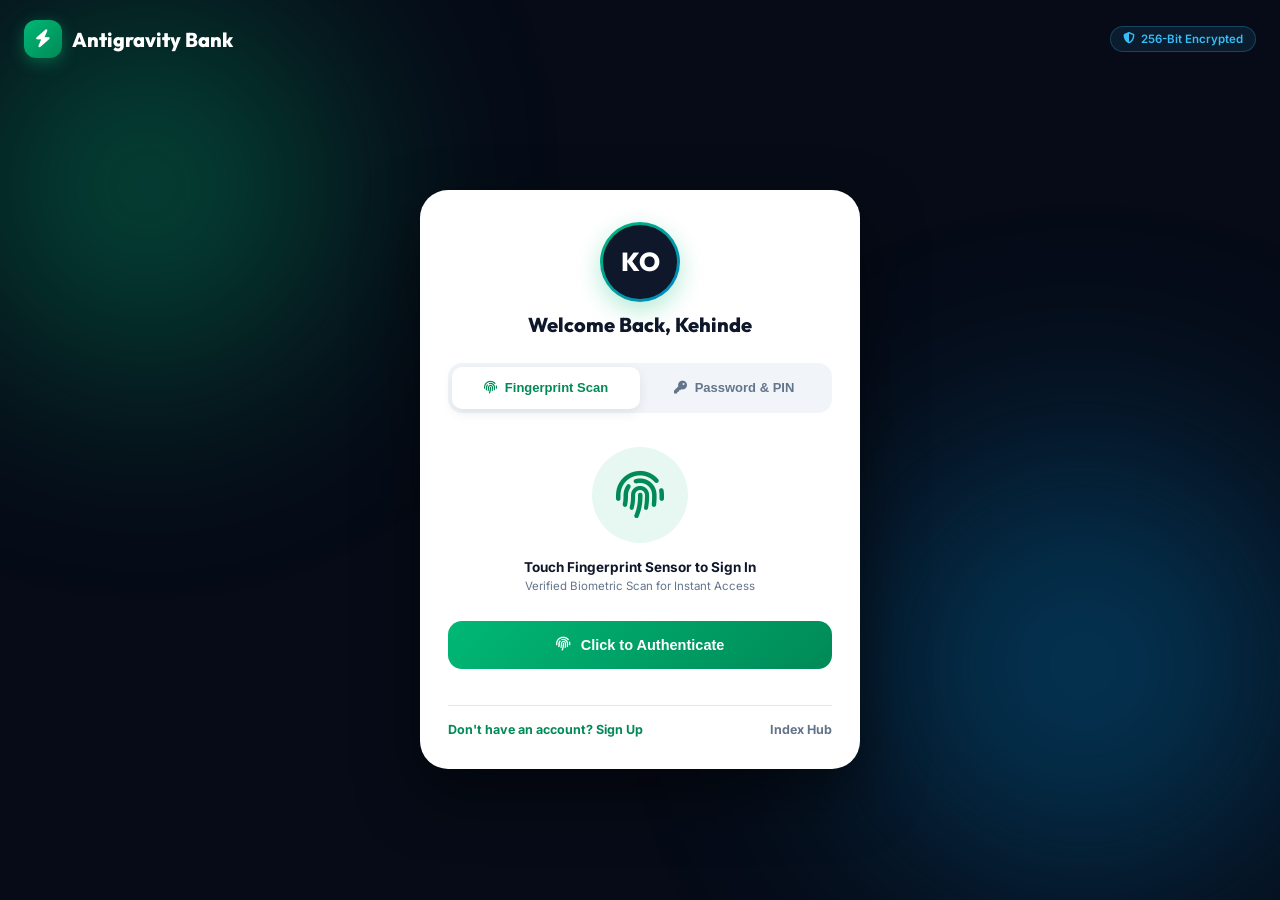
<file: login.html>
<!DOCTYPE html>
<html lang="en">
<head>
  <meta charset="UTF-8">
  <meta name="viewport" content="width=device-width, initial-scale=1.0">
  <title>Sign In – Antigravity Bank (OPay Edition)</title>
  <meta name="description" content="Securely access your Antigravity Bank account using biometric fingerprint scan or password authentication.">
  
  <!-- Google Fonts & FontAwesome -->
  <link rel="preconnect" href="https://fonts.googleapis.com">
  <link rel="preconnect" href="https://fonts.gstatic.com" crossorigin>
  <link href="https://fonts.googleapis.com/css2?family=Inter:wght@400;500;600;700;800&family=Outfit:wght@500;600;700;800;900&display=swap" rel="stylesheet">
  <link rel="stylesheet" href="https://cdnjs.cloudflare.com/ajax/libs/font-awesome/6.4.0/css/all.min.css">
  
  <style>
    :root {
      --opay-green: #00B875;
      --opay-green-dark: #008a57;
      --opay-green-light: #e6f8f1;
      --opay-green-glow: rgba(0, 184, 117, 0.4);
      --opay-orange: #FF6B00;
      --bg-dark: #060B17;
      --card-bg-dark: rgba(15, 23, 42, 0.85);
      --text-dark: #0F172A;
      --text-muted: #64748B;
      --text-light: #F8FAFC;
      --glass-border: rgba(255, 255, 255, 0.12);
      --font-main: 'Inter', -apple-system, BlinkMacSystemFont, sans-serif;
      --font-display: 'Outfit', sans-serif;
      --radius-lg: 28px;
    }

    *, *::before, *::after {
      box-sizing: border-box;
      margin: 0;
      padding: 0;
    }

    body, html {
      width: 100%;
      min-height: 100vh;
      font-family: var(--font-main);
      background-color: var(--bg-dark);
      color: var(--text-light);
      display: flex;
      flex-direction: column;
      justify-content: space-between;
      overflow-x: hidden;
    }

    /* Ambient Animated Glowing Orbs Background */
    .ambient-bg {
      position: fixed;
      inset: 0;
      pointer-events: none;
      z-index: 0;
      overflow: hidden;
    }
    .orb {
      position: absolute;
      border-radius: 50%;
      filter: blur(100px);
      opacity: 0.5;
      animation: floatOrb 14s ease-in-out infinite alternate;
    }
    .orb-1 { top: -10%; left: -10%; width: 550px; height: 550px; background: radial-gradient(circle, #00B875 0%, rgba(0,184,117,0) 70%); }
    .orb-2 { bottom: -10%; right: -10%; width: 650px; height: 650px; background: radial-gradient(circle, #0284c7 0%, rgba(2,132,199,0) 70%); animation-delay: -5s; }
    
    @keyframes floatOrb {
      0% { transform: translate(0, 0) scale(1); }
      50% { transform: translate(30px, 25px) scale(1.06); }
      100% { transform: translate(-20px, -15px) scale(0.95); }
    }

    /* Header Nav */
    .auth-header {
      position: relative;
      z-index: 10;
      padding: 20px 24px;
      display: flex;
      align-items: center;
      justify-content: space-between;
    }

    .auth-brand {
      display: flex;
      align-items: center;
      gap: 10px;
      text-decoration: none;
      font-family: var(--font-display);
      font-weight: 800;
      font-size: 20px;
      color: #ffffff;
    }

    .brand-icon {
      width: 38px;
      height: 38px;
      border-radius: 12px;
      background: linear-gradient(135deg, var(--opay-green), var(--opay-green-dark));
      display: flex;
      align-items: center;
      justify-content: center;
      font-size: 18px;
      box-shadow: 0 4px 15px rgba(0, 184, 117, 0.4);
    }

    .security-badge {
      display: inline-flex;
      align-items: center;
      gap: 6px;
      font-size: 11.5px;
      color: #38BDF8;
      background: rgba(56, 189, 248, 0.1);
      border: 1px solid rgba(56, 189, 248, 0.25);
      padding: 5px 12px;
      border-radius: 99px;
      font-weight: 600;
    }

    /* Main Container */
    .auth-wrapper {
      position: relative;
      z-index: 10;
      display: flex;
      align-items: center;
      justify-content: center;
      padding: 20px 16px 40px;
      flex: 1;
    }

    .auth-card {
      width: 100%;
      max-width: 440px;
      background: #ffffff;
      color: var(--text-dark);
      border-radius: var(--radius-lg);
      padding: 32px 28px;
      box-shadow: 0 25px 60px rgba(0, 0, 0, 0.5);
      position: relative;
      overflow: hidden;
      animation: cardAppear 0.4s cubic-bezier(0.16, 1, 0.3, 1);
    }

    @keyframes cardAppear {
      from { opacity: 0; transform: translateY(16px); }
      to { opacity: 1; transform: translateY(0); }
    }

    /* Owner Avatar & Greeting */
    .user-profile-header {
      display: flex;
      flex-direction: column;
      align-items: center;
      text-align: center;
      margin-bottom: 24px;
    }

    .avatar-ring {
      width: 80px;
      height: 80px;
      border-radius: 50%;
      background: linear-gradient(135deg, var(--opay-green), #0284c7);
      padding: 3px;
      margin-bottom: 10px;
      box-shadow: 0 8px 24px rgba(0, 184, 117, 0.3);
    }

    .avatar-inner {
      width: 100%;
      height: 100%;
      border-radius: 50%;
      background: #0F172A;
      color: #ffffff;
      display: flex;
      align-items: center;
      justify-content: center;
      font-family: var(--font-display);
      font-size: 26px;
      font-weight: 800;
    }

    .user-name {
      font-family: var(--font-display);
      font-size: 20px;
      font-weight: 800;
      color: #0F172A;
      margin-bottom: 2px;
    }

    .user-account-no {
      font-size: 12px;
      color: var(--text-muted);
      font-weight: 600;
    }

    /* Dual Authentication Tab Switcher */
    .auth-tab-bar {
      display: flex;
      background: #F1F5F9;
      padding: 4px;
      border-radius: 14px;
      margin-bottom: 24px;
    }

    .auth-tab-btn {
      flex: 1;
      height: 42px;
      border: none;
      background: transparent;
      border-radius: 10px;
      font-size: 13px;
      font-weight: 700;
      color: #64748B;
      cursor: pointer;
      display: flex;
      align-items: center;
      justify-content: center;
      gap: 8px;
      transition: all 0.25s ease;
    }

    .auth-tab-btn.active {
      background: #ffffff;
      color: var(--opay-green-dark);
      box-shadow: 0 4px 12px rgba(0, 0, 0, 0.08);
    }

    /* Mode Panels */
    .auth-mode-panel {
      display: none;
    }
    .auth-mode-panel.active {
      display: block;
      animation: fadeIn 0.35s ease;
    }

    /* FINGERPRINT BIOMETRICS MODE */
    .biometrics-box {
      display: flex;
      flex-direction: column;
      align-items: center;
      text-align: center;
      padding: 10px 0 16px;
    }

    .fingerprint-sensor {
      position: relative;
      width: 96px;
      height: 96px;
      border-radius: 50%;
      background: var(--opay-green-light);
      color: var(--opay-green-dark);
      display: flex;
      align-items: center;
      justify-content: center;
      font-size: 48px;
      cursor: pointer;
      box-shadow: 0 0 0 0 rgba(0, 184, 117, 0.4);
      animation: sensorPulse 2s infinite;
      transition: all 0.3s ease;
      margin-bottom: 16px;
    }

    @keyframes sensorPulse {
      0% { box-shadow: 0 0 0 0 rgba(0, 184, 117, 0.4); }
      70% { box-shadow: 0 0 0 20px rgba(0, 184, 117, 0); }
      100% { box-shadow: 0 0 0 0 rgba(0, 184, 117, 0); }
    }

    .fingerprint-sensor.scanning {
      background: #0F172A;
      color: var(--opay-green);
      animation: scanSpin 1s infinite linear;
    }

    .biometrics-instruction {
      font-size: 13.5px;
      font-weight: 700;
      color: #0F172A;
      margin-bottom: 4px;
    }
    .biometrics-subtext {
      font-size: 11.5px;
      color: var(--text-muted);
      margin-bottom: 20px;
    }

    /* PASSWORD & PIN MODE */
    .form-group {
      margin-bottom: 16px;
      text-align: left;
    }
    .form-label {
      display: block;
      font-size: 12.5px;
      font-weight: 700;
      color: #334155;
      margin-bottom: 6px;
    }
    .input-wrapper {
      position: relative;
    }
    .input-icon {
      position: absolute;
      left: 14px;
      top: 50%;
      transform: translateY(-50%);
      color: #94A3B8;
      font-size: 15px;
    }
    .form-input {
      width: 100%;
      height: 48px;
      padding: 0 14px 0 42px;
      border: 1px solid #CBD5E1;
      border-radius: 12px;
      font-size: 14px;
      font-family: var(--font-main);
      color: #0F172A;
      background: #F8FAFC;
      transition: all 0.2s ease;
      outline: none;
    }
    .form-input:focus {
      border-color: var(--opay-green);
      background: #ffffff;
      box-shadow: 0 0 0 3px rgba(0, 184, 117, 0.15);
    }
    .toggle-pass-btn {
      position: absolute;
      right: 14px;
      top: 50%;
      transform: translateY(-50%);
      background: none;
      border: none;
      color: #94A3B8;
      cursor: pointer;
      font-size: 14px;
    }

    /* Buttons */
    .submit-btn {
      width: 100%;
      height: 48px;
      background: linear-gradient(135deg, var(--opay-green), var(--opay-green-dark));
      color: #ffffff;
      border: none;
      border-radius: 14px;
      font-size: 14.5px;
      font-weight: 700;
      cursor: pointer;
      display: flex;
      align-items: center;
      justify-content: center;
      gap: 10px;
      box-shadow: var(--opay-green-glow);
      transition: all 0.25s ease;
      margin-top: 8px;
    }
    .submit-btn:hover {
      transform: translateY(-2px);
      box-shadow: 0 12px 30px rgba(0, 184, 117, 0.35);
    }
    .submit-btn:active {
      transform: scale(0.96);
    }

    .toast-popup {
      position: fixed;
      bottom: 24px;
      left: 50%;
      transform: translateX(-50%) translateY(100px);
      background: #0F172A;
      color: #ffffff;
      border: 1px solid var(--opay-green);
      padding: 12px 24px;
      border-radius: 99px;
      font-size: 13px;
      font-weight: 700;
      display: flex;
      align-items: center;
      gap: 10px;
      box-shadow: 0 10px 30px rgba(0,0,0,0.5);
      z-index: 1000;
      opacity: 0;
      transition: all 0.35s cubic-bezier(0.34, 1.56, 0.64, 1);
    }
    .toast-popup.show {
      transform: translateX(-50%) translateY(0);
      opacity: 1;
    }

    .auth-footer-links {
      display: flex;
      justify-content: space-between;
      align-items: center;
      margin-top: 20px;
      padding-top: 16px;
      border-top: 1px solid #E2E8F0;
      font-size: 12.5px;
    }

    .footer-link {
      color: var(--opay-green-dark);
      text-decoration: none;
      font-weight: 700;
    }
  </style>
</head>
<body>

  <!-- Ambient Glowing Background Orbs -->
  <div class="ambient-bg">
    <div class="orb orb-1"></div>
    <div class="orb orb-2"></div>
  </div>

  <!-- Header Navigation -->
  <header class="auth-header">
    <a href="index.html" class="auth-brand">
      <div class="brand-icon"><i class="fa-solid fa-bolt"></i></div>
      <span>Antigravity Bank</span>
    </a>
    <div class="security-badge">
      <i class="fa-solid fa-shield-halved"></i> 256-Bit Encrypted
    </div>
  </header>

  <!-- Main Login Card Container -->
  <main class="auth-wrapper">
    <div class="auth-card">
      
      <!-- User Profile Header -->
      <div class="user-profile-header">
        <div class="avatar-ring">
          <div class="avatar-inner" id="avatar-initials">KO</div>
        </div>
        <h2 class="user-name" id="display-user-name">Welcome Back, Kehinde</h2>
      </div>

      <!-- Authentication Tab Switcher (Fingerprint vs Password/PIN) -->
      <div class="auth-tab-bar">
        <button class="auth-tab-btn active" id="tab-bio" onclick="switchAuthMode('bio')">
          <i class="fa-solid fa-fingerprint"></i> Fingerprint Scan
        </button>
        <button class="auth-tab-btn" id="tab-pass" onclick="switchAuthMode('pass')">
          <i class="fa-solid fa-key"></i> Password & PIN
        </button>
      </div>

      <!-- MODE 1: FINGERPRINT BIOMETRICS -->
      <div class="auth-mode-panel active" id="panel-bio">
        <div class="biometrics-box">
          <div class="fingerprint-sensor" id="bio-sensor-btn" onclick="handleFingerprintScan()">
            <i class="fa-solid fa-fingerprint"></i>
          </div>
          <div class="biometrics-instruction">Touch Fingerprint Sensor to Sign In</div>
          <div class="biometrics-subtext">Verified Biometric Scan for Instant Access</div>

          <button class="submit-btn" onclick="handleFingerprintScan()" id="btn-bio-submit">
            <i class="fa-solid fa-fingerprint"></i> Click to Authenticate
          </button>
        </div>
      </div>

      <!-- MODE 2: PASSWORD & SECURITY PIN -->
      <div class="auth-mode-panel" id="panel-pass">
        <form onsubmit="handlePasswordLogin(event)">
          <div class="form-group">
            <label class="form-label">Phone Number / Account Number</label>
            <div class="input-wrapper">
              <i class="fa-solid fa-phone input-icon"></i>
              <input type="text" class="form-input" id="login-user" value="08012345678" placeholder="08012345678" required>
            </div>
          </div>

          <div class="form-group">
            <label class="form-label">Password</label>
            <div class="input-wrapper">
              <i class="fa-solid fa-key input-icon"></i>
              <input type="password" class="form-input" id="login-pass" value="password123" placeholder="Enter password" required>
              <button type="button" class="toggle-pass-btn" onclick="togglePassVisibility('login-pass')">
                <i class="fa-solid fa-eye"></i>
              </button>
            </div>
          </div>

          <div class="form-group">
            <label class="form-label">4-Digit Security PIN</label>
            <div class="input-wrapper">
              <i class="fa-solid fa-lock input-icon"></i>
              <input type="password" class="form-input" id="login-pin" value="1234" maxlength="4" placeholder="••••" required>
            </div>
          </div>

          <button type="submit" class="submit-btn" id="btn-pass-submit">
            <span>Sign In to Dashboard</span>
            <i class="fa-solid fa-arrow-right"></i>
          </button>
        </form>
      </div>

      <!-- Footer Actions -->
      <div class="auth-footer-links">
        <a href="signup.html" class="footer-link">Don't have an account? <strong>Sign Up</strong></a>
        <a href="index.html" class="footer-link" style="color:#64748B;">Index Hub</a>
      </div>

    </div>
  </main>

  <!-- Toast Popup Notification -->
  <div class="toast-popup" id="app-toast">
    <i class="fa-solid fa-circle-check" style="color:var(--opay-green); font-size:16px;"></i>
    <span id="toast-text">Authentication successful</span>
  </div>

  <script>
    // ===== READ QUERY PARAMS FOR PRE-FILLED USER DATA =====
    document.addEventListener('DOMContentLoaded', () => {
      const urlParams = new URLSearchParams(window.location.search);
      const phone = urlParams.get('phone');
      const created = urlParams.get('created');

      if (phone) {
        document.getElementById('login-user').value = phone;
      }
      if (created) {
        showToast(`Account ${phone || ''} created! Touch fingerprint sensor or enter password.`);
      }
    });

    // ===== TAB MODE SWITCHER =====
    function switchAuthMode(mode) {
      document.querySelectorAll('.auth-tab-btn').forEach(b => b.classList.remove('active'));
      document.querySelectorAll('.auth-mode-panel').forEach(p => p.classList.remove('active'));

      if (mode === 'bio') {
        document.getElementById('tab-bio').classList.add('active');
        document.getElementById('panel-bio').classList.add('active');
      } else if (mode === 'pass') {
        document.getElementById('tab-pass').classList.add('active');
        document.getElementById('panel-pass').classList.add('active');
      }
    }

    // ===== FINGERPRINT SCANNER LOGIN HANDLER =====
    let isScanning = false;
    function handleFingerprintScan() {
      if (isScanning) return;
      isScanning = true;

      const sensor = document.getElementById('bio-sensor-btn');
      const btn = document.getElementById('btn-bio-submit');

      sensor.classList.add('scanning');
      btn.innerHTML = '<i class="fa-solid fa-spinner fa-spin"></i> Scanning Biometrics...';
      showToast('Scanning fingerprint biometric data...');

      setTimeout(() => {
        sensor.classList.remove('scanning');
        sensor.style.background = '#00B875';
        sensor.style.color = '#ffffff';
        btn.innerHTML = '<i class="fa-solid fa-check"></i> Fingerprint Verified!';

        showToast('Fingerprint matched! Access granted.');

        setTimeout(() => {
          window.location.href = 'dashboard.html';
        }, 800);
      }, 1400);
    }

    // ===== PASSWORD / PIN LOGIN HANDLER =====
    function handlePasswordLogin(e) {
      e.preventDefault();
      const btn = document.getElementById('btn-pass-submit');
      btn.innerHTML = '<i class="fa-solid fa-spinner fa-spin"></i> Authenticating...';
      btn.disabled = true;

      showToast('Verifying password and security PIN...');

      setTimeout(() => {
        showToast('Password & PIN verified! Opening Dashboard...');
        setTimeout(() => {
          window.location.href = 'dashboard.html';
        }, 800);
      }, 1200);
    }

    function togglePassVisibility(id) {
      const inp = document.getElementById(id);
      if (inp.type === 'password') inp.type = 'text';
      else inp.type = 'password';
    }

    let toastTimer;
    function showToast(msg) {
      const toast = document.getElementById('app-toast');
      const text = document.getElementById('toast-text');
      if (text) text.textContent = msg;
      if (toast) {
        toast.classList.add('show');
        clearTimeout(toastTimer);
        toastTimer = setTimeout(() => toast.classList.remove('show'), 3000);
      }
    }
  </script>
</body>
</html>
</file>
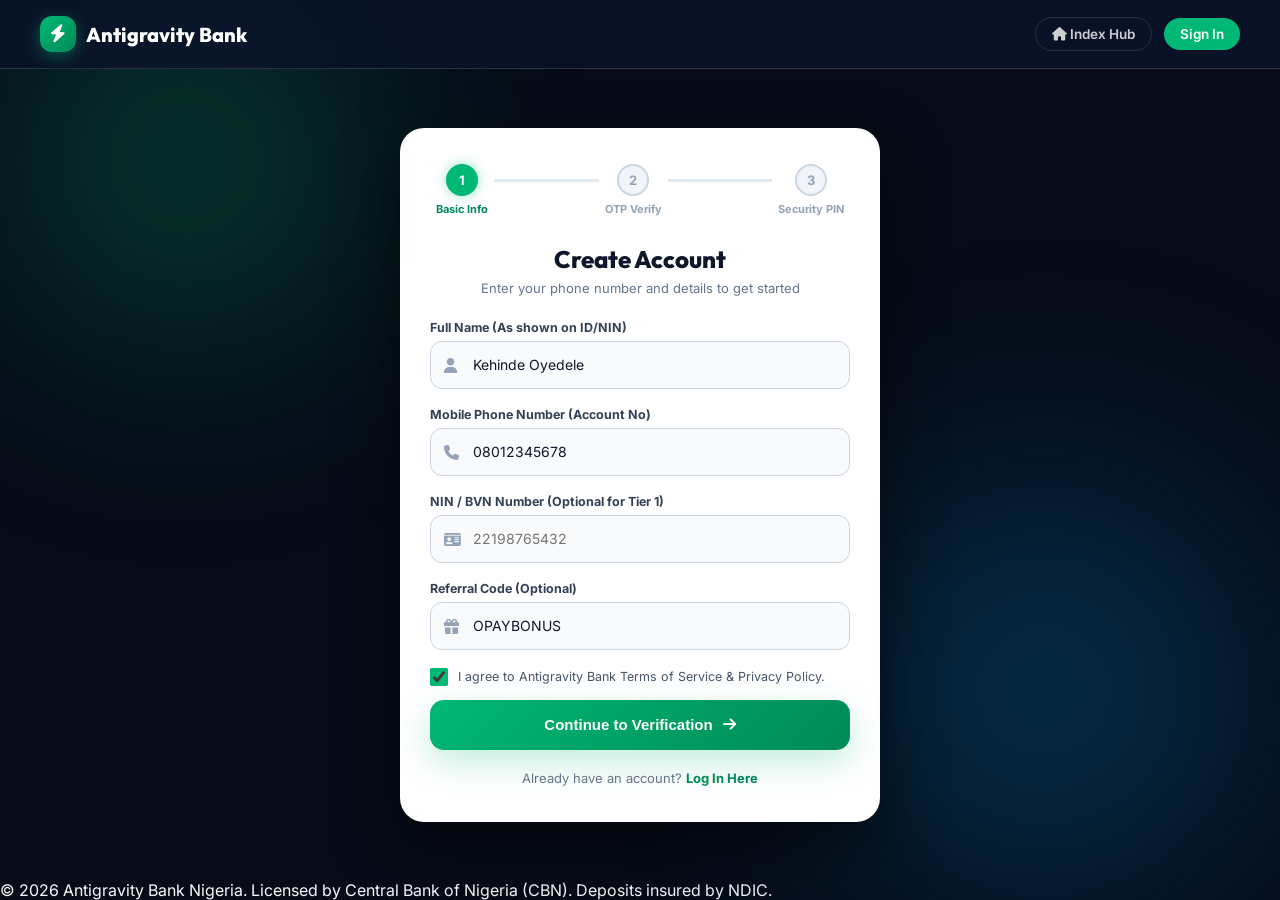
<file: signup.html>
<!DOCTYPE html>
<html lang="en">
<head>
  <meta charset="UTF-8">
  <meta name="viewport" content="width=device-width, initial-scale=1.0">
  <title>Create Account – Antigravity Bank (OPay Edition)</title>
  <meta name="description" content="Open a instant Tier 1 Antigravity Bank account with 18% p.a. OWealth interest, zero transfer fees, and instant NIBSS settlement.">
  
  <!-- Google Fonts & FontAwesome -->
  <link rel="preconnect" href="https://fonts.googleapis.com">
  <link rel="preconnect" href="https://fonts.gstatic.com" crossorigin>
  <link href="https://fonts.googleapis.com/css2?family=Inter:wght@400;500;600;700;800&family=Outfit:wght@500;600;700;800;900&display=swap" rel="stylesheet">
  <link rel="stylesheet" href="https://cdnjs.cloudflare.com/ajax/libs/font-awesome/6.4.0/css/all.min.css">
  
  <style>
    :root {
      --opay-green: #00B875;
      --opay-green-dark: #008a57;
      --opay-green-light: #e6f8f1;
      --opay-green-glow: rgba(0, 184, 117, 0.35);
      --opay-orange: #FF6B00;
      --bg-dark: #0B132B;
      --bg-card-dark: rgba(15, 23, 42, 0.85);
      --text-dark: #0F172A;
      --text-muted: #64748B;
      --text-light: #F8FAFC;
      --glass-border: rgba(255, 255, 255, 0.12);
      --font-main: 'Inter', -apple-system, BlinkMacSystemFont, sans-serif;
      --font-display: 'Outfit', sans-serif;
      --radius-md: 16px;
      --radius-lg: 24px;
      --shadow-soft: 0 10px 30px rgba(0, 0, 0, 0.08);
      --shadow-glow: 0 12px 35px rgba(0, 184, 117, 0.25);
    }

    *, *::before, *::after {
      box-sizing: border-box;
      margin: 0;
      padding: 0;
    }

    body {
      font-family: var(--font-main);
      background-color: #060B17;
      color: var(--text-light);
      min-height: 100vh;
      display: flex;
      flex-direction: column;
      overflow-x: hidden;
    }

    /* Ambient Glowing Orbs Background */
    .ambient-bg {
      position: fixed;
      inset: 0;
      pointer-events: none;
      z-index: 0;
      overflow: hidden;
    }
    .orb {
      position: absolute;
      border-radius: 50%;
      filter: blur(120px);
      opacity: 0.45;
      animation: floatOrb 16s ease-in-out infinite alternate;
    }
    .orb-1 { top: -10%; left: -5%; width: 500px; height: 500px; background: radial-gradient(circle, #00B875 0%, rgba(0,184,117,0) 70%); }
    .orb-2 { bottom: -10%; right: -5%; width: 600px; height: 600px; background: radial-gradient(circle, #0284c7 0%, rgba(2,132,199,0) 70%); animation-delay: -5s; }
    
    @keyframes floatOrb {
      0% { transform: translate(0, 0) scale(1); }
      50% { transform: translate(30px, 20px) scale(1.05); }
      100% { transform: translate(-20px, -20px) scale(0.95); }
    }

    /* Header Navbar */
    .header-nav {
      position: relative;
      z-index: 10;
      background: rgba(11, 19, 43, 0.85);
      backdrop-filter: blur(16px);
      -webkit-backdrop-filter: blur(16px);
      border-bottom: 1px solid var(--glass-border);
      padding: 16px 24px;
    }
    .header-container {
      max-width: 1200px;
      margin: 0 auto;
      display: flex;
      align-items: center;
      justify-content: space-between;
    }
    .brand-logo {
      display: flex;
      align-items: center;
      gap: 10px;
      text-decoration: none;
      color: #ffffff;
      font-family: var(--font-display);
      font-size: 20px;
      font-weight: 800;
    }
    .brand-badge {
      width: 36px;
      height: 36px;
      border-radius: 12px;
      background: linear-gradient(135deg, var(--opay-green), var(--opay-green-dark));
      display: flex;
      align-items: center;
      justify-content: center;
      font-size: 18px;
      box-shadow: 0 4px 15px rgba(0, 184, 117, 0.4);
    }
    .header-actions {
      display: flex;
      align-items: center;
      gap: 12px;
    }
    .nav-link-btn {
      color: rgba(255, 255, 255, 0.8);
      text-decoration: none;
      font-size: 13.5px;
      font-weight: 600;
      padding: 8px 16px;
      border-radius: 99px;
      border: 1px solid var(--glass-border);
      transition: all 0.2s ease;
    }
    .nav-link-btn:hover {
      color: #ffffff;
      background: rgba(255, 255, 255, 0.1);
    }

    /* Main Container */
    .signup-wrapper {
      position: relative;
      z-index: 1;
      flex: 1;
      display: flex;
      align-items: center;
      justify-content: center;
      padding: 40px 20px;
    }
    .signup-card {
      width: 100%;
      max-width: 480px;
      background: #ffffff;
      color: var(--text-dark);
      border-radius: var(--radius-lg);
      padding: 36px 30px;
      box-shadow: 0 25px 60px rgba(0, 0, 0, 0.5);
      position: relative;
      overflow: hidden;
    }

    .signup-header {
      text-align: center;
      margin-bottom: 24px;
    }
    .signup-title {
      font-family: var(--font-display);
      font-size: 24px;
      font-weight: 800;
      color: #0F172A;
      margin-bottom: 6px;
    }
    .signup-subtitle {
      font-size: 13px;
      color: var(--text-muted);
    }

    /* Multi-step Stepper Progress Bar */
    .stepper-bar {
      display: flex;
      align-items: center;
      justify-content: space-between;
      margin-bottom: 28px;
      position: relative;
    }
    .stepper-line {
      position: absolute;
      top: 15px;
      left: 10%;
      right: 10%;
      height: 3px;
      background: #E2E8F0;
      z-index: 0;
    }
    .stepper-progress {
      position: absolute;
      top: 15px;
      left: 10%;
      width: 0%;
      height: 3px;
      background: var(--opay-green);
      z-index: 0;
      transition: width 0.35s ease;
    }
    .step-item {
      position: relative;
      z-index: 1;
      display: flex;
      flex-direction: column;
      align-items: center;
      gap: 6px;
      background: #ffffff;
      padding: 0 6px;
    }
    .step-circle {
      width: 32px;
      height: 32px;
      border-radius: 50%;
      background: #F1F5F9;
      color: #94A3B8;
      border: 2px solid #CBD5E1;
      display: flex;
      align-items: center;
      justify-content: center;
      font-size: 13px;
      font-weight: 700;
      transition: all 0.3s ease;
    }
    .step-item.active .step-circle {
      background: var(--opay-green);
      color: #ffffff;
      border-color: var(--opay-green);
      box-shadow: 0 0 12px rgba(0, 184, 117, 0.4);
    }
    .step-item.completed .step-circle {
      background: var(--opay-green-dark);
      color: #ffffff;
      border-color: var(--opay-green-dark);
    }
    .step-label {
      font-size: 11px;
      font-weight: 700;
      color: #94A3B8;
    }
    .step-item.active .step-label, .step-item.completed .step-label {
      color: var(--opay-green-dark);
    }

    /* Form Panels */
    .form-step-panel {
      display: none;
    }
    .form-step-panel.active {
      display: block;
      animation: fadeIn 0.35s ease;
    }
    @keyframes fadeIn {
      from { opacity: 0; transform: translateY(8px); }
      to { opacity: 1; transform: translateY(0); }
    }

    .form-group {
      margin-bottom: 18px;
    }
    .form-label {
      display: block;
      font-size: 12.5px;
      font-weight: 700;
      color: #334155;
      margin-bottom: 6px;
    }
    .input-wrapper {
      position: relative;
    }
    .input-icon {
      position: absolute;
      left: 14px;
      top: 50%;
      transform: translateY(-50%);
      color: #94A3B8;
      font-size: 15px;
    }
    .form-input {
      width: 100%;
      height: 48px;
      padding: 0 14px 0 42px;
      border: 1px solid #CBD5E1;
      border-radius: 12px;
      font-size: 14px;
      font-family: var(--font-main);
      color: #0F172A;
      background: #F8FAFC;
      transition: all 0.2s ease;
      outline: none;
    }
    .form-input:focus {
      border-color: var(--opay-green);
      background: #ffffff;
      box-shadow: 0 0 0 3px rgba(0, 184, 117, 0.15);
    }
    .toggle-pass-btn {
      position: absolute;
      right: 14px;
      top: 50%;
      transform: translateY(-50%);
      background: none;
      border: none;
      color: #94A3B8;
      cursor: pointer;
      font-size: 14px;
    }

    /* OTP Code Boxes */
    .otp-grid {
      display: grid;
      grid-template-columns: repeat(6, 1fr);
      gap: 8px;
      margin: 16px 0;
    }
    .otp-box {
      height: 48px;
      text-align: center;
      font-size: 20px;
      font-weight: 800;
      font-family: var(--font-display);
      border: 1.5px solid #CBD5E1;
      border-radius: 10px;
      background: #F8FAFC;
      outline: none;
      transition: all 0.2s ease;
    }
    .otp-box:focus {
      border-color: var(--opay-green);
      background: #ffffff;
      box-shadow: 0 0 0 3px rgba(0, 184, 117, 0.15);
    }

    /* Buttons */
    .submit-btn {
      width: 100%;
      height: 50px;
      background: linear-gradient(135deg, var(--opay-green), var(--opay-green-dark));
      color: #ffffff;
      border: none;
      border-radius: 14px;
      font-size: 15px;
      font-weight: 700;
      cursor: pointer;
      display: flex;
      align-items: center;
      justify-content: center;
      gap: 10px;
      box-shadow: var(--shadow-glow);
      transition: all 0.25s ease;
      margin-top: 10px;
    }
    .submit-btn:hover {
      transform: translateY(-2px);
      box-shadow: 0 15px 35px rgba(0, 184, 117, 0.35);
    }
    .submit-btn:disabled {
      opacity: 0.7;
      cursor: not-allowed;
      transform: none;
    }

    .btn-secondary {
      background: #F1F5F9;
      color: #334155;
      border: 1px solid #CBD5E1;
      box-shadow: none;
    }
    .btn-secondary:hover {
      background: #E2E8F0;
    }

    /* Checkbox & Switch */
    .checkbox-row {
      display: flex;
      align-items: center;
      gap: 10px;
      font-size: 12.5px;
      color: #475569;
      margin: 14px 0;
    }
    .checkbox-row input[type="checkbox"] {
      width: 18px;
      height: 18px;
      accent-color: var(--opay-green);
      cursor: pointer;
    }

    /* Success Card Overlay */
    .success-card {
      display: none;
      text-align: center;
      padding: 10px 0;
    }
    .success-card.active { display: block; animation: fadeIn 0.4s ease; }
    .success-icon-box {
      width: 72px;
      height: 72px;
      border-radius: 50%;
      background: var(--opay-green-light);
      color: var(--opay-green-dark);
      display: flex;
      align-items: center;
      justify-content: center;
      font-size: 32px;
      margin: 0 auto 16px;
      box-shadow: 0 0 25px rgba(0, 184, 117, 0.3);
    }
    .acct-number-box {
      background: #F8FAFC;
      border: 1px dashed var(--opay-green);
      border-radius: 14px;
      padding: 14px;
      margin: 18px 0;
    }
    .acct-val {
      font-family: var(--font-display);
      font-size: 24px;
      font-weight: 800;
      color: var(--opay-green-dark);
      letter-spacing: 1px;
    }

    .toast-popup {
      position: fixed;
      bottom: 24px;
      left: 50%;
      transform: translateX(-50%) translateY(100px);
      background: #0F172A;
      color: #ffffff;
      border: 1px solid var(--opay-green);
      padding: 12px 24px;
      border-radius: 99px;
      font-size: 13px;
      font-weight: 700;
      display: flex;
      align-items: center;
      gap: 10px;
      box-shadow: 0 10px 30px rgba(0,0,0,0.5);
      z-index: 1000;
      opacity: 0;
      transition: all 0.35s cubic-bezier(0.34, 1.56, 0.64, 1);
    }
    .toast-popup.show {
      transform: translateX(-50%) translateY(0);
      opacity: 1;
    }

    /* Responsive Mobile Adjustments (<640px) */
    @media (max-width: 640px) {
      .header-nav {
        padding: 12px 16px;
      }
      .signup-wrapper {
        padding: 16px 12px 30px;
      }
      .signup-card {
        padding: 24px 18px;
        border-radius: 20px;
      }
      .signup-title {
        font-size: 20px;
      }
      .signup-subtitle {
        font-size: 12px;
      }
      .step-label {
        font-size: 10px;
      }
      .otp-box {
        height: 44px;
        font-size: 18px;
      }
    }

    button:active, .submit-btn:active, .nav-link-btn:active {
      transform: scale(0.96) !important;
    }
  </style>
</head>
<body>

  <!-- Ambient Glowing Orbs Background -->
  <div class="ambient-bg">
    <div class="orb orb-1"></div>
    <div class="orb orb-2"></div>
  </div>

  <!-- Header Navigation -->
  <header class="header-nav">
    <div class="header-container">
      <a href="index.html" class="brand-logo">
        <div class="brand-badge"><i class="fa-solid fa-bolt"></i></div>
        <span>Antigravity Bank</span>
      </a>
      <div class="header-actions">
        <a href="index.html" class="nav-link-btn"><i class="fa-solid fa-house"></i> Index Hub</a>
        <a href="login.html" class="nav-link-btn" style="background:var(--opay-green); color:#fff; border:none;">Sign In</a>
      </div>
    </div>
  </header>

  <!-- Main Sign Up Card Container -->
  <main class="signup-wrapper">
    <div class="signup-card">
      
      <!-- Stepper Progress Bar -->
      <div class="stepper-bar" id="stepper-bar">
        <div class="stepper-line"></div>
        <div class="stepper-progress" id="stepper-progress"></div>
        
        <div class="step-item active" id="step-node-1">
          <div class="step-circle">1</div>
          <span class="step-label">Basic Info</span>
        </div>
        <div class="step-item" id="step-node-2">
          <div class="step-circle">2</div>
          <span class="step-label">OTP Verify</span>
        </div>
        <div class="step-item" id="step-node-3">
          <div class="step-circle">3</div>
          <span class="step-label">Security PIN</span>
        </div>
      </div>

      <!-- STEP 1: Basic Information -->
      <div class="form-step-panel active" id="step-panel-1">
        <div class="signup-header">
          <h2 class="signup-title">Create Account</h2>
          <p class="signup-subtitle">Enter your phone number and details to get started</p>
        </div>

        <form onsubmit="goToStep2(event)">
          <div class="form-group">
            <label class="form-label">Full Name (As shown on ID/NIN)</label>
            <div class="input-wrapper">
              <i class="fa-solid fa-user input-icon"></i>
              <input type="text" class="form-input" id="reg-name" placeholder="e.g. Kehinde Oyedele" value="Kehinde Oyedele" required>
            </div>
          </div>

          <div class="form-group">
            <label class="form-label">Mobile Phone Number (Account No)</label>
            <div class="input-wrapper">
              <i class="fa-solid fa-phone input-icon"></i>
              <input type="tel" class="form-input" id="reg-phone" placeholder="08012345678" value="08012345678" maxlength="11" required>
            </div>
          </div>

          <div class="form-group">
            <label class="form-label">NIN / BVN Number (Optional for Tier 1)</label>
            <div class="input-wrapper">
              <i class="fa-solid fa-id-card input-icon"></i>
              <input type="text" class="form-input" id="reg-nin" placeholder="22198765432" maxlength="11">
            </div>
          </div>

          <div class="form-group">
            <label class="form-label">Referral Code (Optional)</label>
            <div class="input-wrapper">
              <i class="fa-solid fa-gift input-icon"></i>
              <input type="text" class="form-input" placeholder="Get ₦1,500 bonus with code" value="OPAYBONUS">
            </div>
          </div>

          <div class="checkbox-row">
            <input type="checkbox" id="terms-check" checked required>
            <label for="terms-check">I agree to Antigravity Bank Terms of Service & Privacy Policy.</label>
          </div>

          <button type="submit" class="submit-btn">
            <span>Continue to Verification</span>
            <i class="fa-solid fa-arrow-right"></i>
          </button>
        </form>

        <div style="text-align:center; margin-top:20px; font-size:13px; color:#64748B;">
          Already have an account? <a href="login.html" style="color:var(--opay-green-dark); font-weight:700; text-decoration:none;">Log In Here</a>
        </div>
      </div>

      <!-- STEP 2: OTP Verification -->
      <div class="form-step-panel" id="step-panel-2">
        <div class="signup-header">
          <h2 class="signup-title">Verify Phone Number</h2>
          <p class="signup-subtitle">Enter the 6-digit OTP code sent to <strong id="display-otp-phone" style="color:#0F172A;">08012345678</strong></p>
        </div>

        <form onsubmit="goToStep3(event)">
          <div class="otp-grid">
            <input type="text" class="otp-box" maxlength="1" value="5" autofocus onkeyup="moveOtp(this, 1)">
            <input type="text" class="otp-box" maxlength="1" value="9" onkeyup="moveOtp(this, 2)">
            <input type="text" class="otp-box" maxlength="1" value="2" onkeyup="moveOtp(this, 3)">
            <input type="text" class="otp-box" maxlength="1" value="8" onkeyup="moveOtp(this, 4)">
            <input type="text" class="otp-box" maxlength="1" value="4" onkeyup="moveOtp(this, 5)">
            <input type="text" class="otp-box" maxlength="1" value="1" onkeyup="moveOtp(this, 6)">
          </div>

          <div style="display:flex; justify-content:space-between; align-items:center; font-size:12px; margin-bottom:18px;">
            <span style="color:#64748B;">Resend code in <strong id="timer-sec" style="color:var(--opay-green-dark);">45s</strong></span>
            <button type="button" onclick="autoFillOtp()" style="background:none; border:none; color:var(--opay-green); font-weight:700; cursor:pointer;">Auto-fill Demo Code</button>
          </div>

          <div style="display:flex; gap:10px;">
            <button type="button" class="submit-btn btn-secondary" onclick="goToStep1()" style="width:35%;">Back</button>
            <button type="submit" class="submit-btn" style="width:65%;">
              <span>Verify Code</span>
              <i class="fa-solid fa-shield-halved"></i>
            </button>
          </div>
        </form>
      </div>

      <!-- STEP 3: Security PIN & Password -->
      <div class="form-step-panel" id="step-panel-3">
        <div class="signup-header">
          <h2 class="signup-title">Set Security Credentials</h2>
          <p class="signup-subtitle">Create your 4-digit PIN for transactions & password</p>
        </div>

        <form onsubmit="completeSignup(event)">
          <div class="form-group">
            <label class="form-label">Set 4-Digit Security PIN</label>
            <div class="input-wrapper">
              <i class="fa-solid fa-lock input-icon"></i>
              <input type="password" class="form-input" id="reg-pin" placeholder="••••" value="1234" maxlength="4" required>
            </div>
          </div>

          <div class="form-group">
            <label class="form-label">Account Password</label>
            <div class="input-wrapper">
              <i class="fa-solid fa-key input-icon"></i>
              <input type="password" class="form-input" id="reg-pass" placeholder="At least 6 characters" value="password123" required>
              <button type="button" class="toggle-pass-btn" onclick="togglePassVisibility('reg-pass')"><i class="fa-solid fa-eye"></i></button>
            </div>
          </div>

          <div class="checkbox-row" style="background:#F8FAFC; padding:12px; border-radius:12px; border:1px solid #E2E8F0;">
            <input type="checkbox" id="bio-enable" checked>
            <label for="bio-enable">
              <strong>Enable Fingerprint / FaceID Login</strong>
              <div style="font-size:11px; color:#64748B;">Fast single-tap authentication for future sign-ins</div>
            </label>
          </div>

          <div style="display:flex; gap:10px;">
            <button type="button" class="submit-btn btn-secondary" onclick="goToStep2(event)" style="width:35%;">Back</button>
            <button type="submit" class="submit-btn" id="btn-finish" style="width:65%;">
              <span>Create Account</span>
              <i class="fa-solid fa-check"></i>
            </button>
          </div>
        </form>
      </div>

      <!-- SUCCESS CONFIRMATION PANEL -->
      <div class="success-card" id="success-panel">
        <div class="success-icon-box"><i class="fa-solid fa-circle-check"></i></div>
        <h2 style="font-family:var(--font-display); font-size:22px; font-weight:800; color:#0F172A; margin-bottom:4px;">Account Created!</h2>
        <p style="font-size:13px; color:#64748B;">Welcome to Antigravity Bank (OPay Hub)</p>

        <div class="acct-number-box">
          <div style="font-size:11.5px; color:#64748B; font-weight:600; text-transform:uppercase;">Your New Account Number</div>
          <div class="acct-val" id="final-acct-num">1234567890</div>
          <div style="font-size:11px; color:var(--opay-green); font-weight:700; margin-top:2px;">Tier 1 Verified • 18% p.a. OWealth Active</div>
        </div>

        <button onclick="redirectToLogin()" class="submit-btn">
          <span>Proceed to Sign In Page</span>
          <i class="fa-solid fa-arrow-right"></i>
        </button>
      </div>

    </div>
  </main>

  <!-- Toast Popup -->
  <div class="toast-popup" id="app-toast">
    <i class="fa-solid fa-circle-check" style="color:var(--opay-green); font-size:16px;"></i>
    <span id="toast-text">Success</span>
  </div>

  <footer class="page-footer">
    © 2026 Antigravity Bank Nigeria. Licensed by Central Bank of Nigeria (CBN). Deposits insured by NDIC.
  </footer>

  <script>
    function updateProgress(step) {
      const line = document.getElementById('stepper-progress');
      if (step === 1) line.style.width = '0%';
      else if (step === 2) line.style.width = '50%';
      else if (step === 3) line.style.width = '100%';

      for (let i = 1; i <= 3; i++) {
        const node = document.getElementById(`step-node-${i}`);
        if (i < step) {
          node.className = 'step-item completed';
          node.querySelector('.step-circle').innerHTML = '<i class="fa-solid fa-check"></i>';
        } else if (i === step) {
          node.className = 'step-item active';
          node.querySelector('.step-circle').textContent = i;
        } else {
          node.className = 'step-item';
          node.querySelector('.step-circle').textContent = i;
        }
      }
    }

    function goToStep1() {
      document.querySelectorAll('.form-step-panel').forEach(p => p.classList.remove('active'));
      document.getElementById('step-panel-1').classList.add('active');
      updateProgress(1);
    }

    function goToStep2(e) {
      if (e) e.preventDefault();
      const phone = document.getElementById('reg-phone').value;
      if (!phone) {
        showToast('Please enter a valid mobile number');
        return;
      }
      document.getElementById('display-otp-phone').textContent = phone;
      document.querySelectorAll('.form-step-panel').forEach(p => p.classList.remove('active'));
      document.getElementById('step-panel-2').classList.add('active');
      updateProgress(2);
      showToast('OTP sent to ' + phone);
    }

    function goToStep3(e) {
      if (e) e.preventDefault();
      document.querySelectorAll('.form-step-panel').forEach(p => p.classList.remove('active'));
      document.getElementById('step-panel-3').classList.add('active');
      updateProgress(3);
      showToast('Phone number verified successfully!');
    }

    function moveOtp(elem, idx) {
      if (elem.value.length >= 1 && idx < 6) {
        const next = elem.parentElement.children[idx];
        if (next) next.focus();
      }
    }

    function autoFillOtp() {
      const inputs = document.querySelectorAll('.otp-box');
      const sample = ['5', '9', '2', '8', '4', '1'];
      inputs.forEach((inp, i) => inp.value = sample[i]);
      showToast('OTP auto-filled!');
    }

    function togglePassVisibility(id) {
      const inp = document.getElementById(id);
      if (inp.type === 'password') inp.type = 'text';
      else inp.type = 'password';
    }

    function completeSignup(e) {
      e.preventDefault();
      const phone = document.getElementById('reg-phone').value || '08012345678';
      const btn = document.getElementById('btn-finish');
      btn.innerHTML = '<i class="fa-solid fa-spinner fa-spin"></i> Generating Account...';
      btn.disabled = true;

      setTimeout(() => {
        document.querySelectorAll('.form-step-panel').forEach(p => p.classList.remove('active'));
        document.getElementById('stepper-bar').style.display = 'none';
        
        // Account number calculation (10 digit format)
        let acctNo = phone.length === 11 && phone.startsWith('0') ? phone.substring(1) : '1234567890';
        document.getElementById('final-acct-num').textContent = acctNo;
        
        document.getElementById('success-panel').classList.add('active');
        showToast('Account successfully opened!');
      }, 1200);
    }

    function redirectToLogin() {
      const phone = document.getElementById('reg-phone').value || '08012345678';
      window.location.href = `login.html?phone=${encodeURIComponent(phone)}&created=true`;
    }

    let toastTimer;
    function showToast(msg) {
      const toast = document.getElementById('app-toast');
      const text = document.getElementById('toast-text');
      if (text) text.textContent = msg;
      if (toast) {
        toast.classList.add('show');
        clearTimeout(toastTimer);
        toastTimer = setTimeout(() => toast.classList.remove('show'), 3000);
      }
    }
  </script>
</body>
</html>
</file>
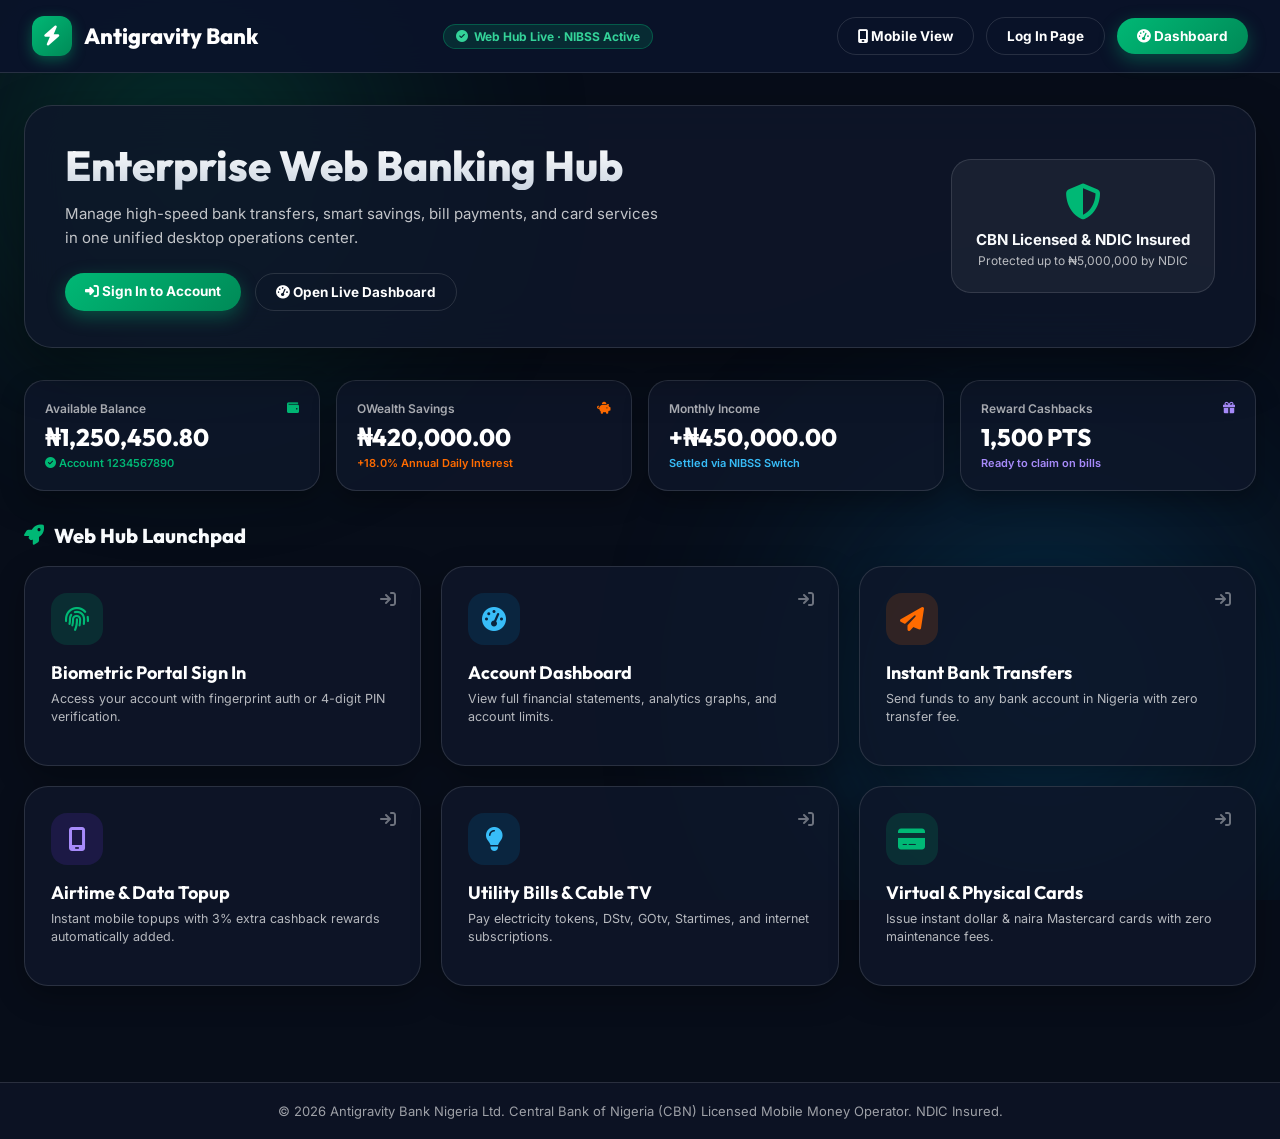
<file: webhub.html>
<!DOCTYPE html>
<html lang="en">
<head>
  <meta charset="UTF-8">
  <meta name="viewport" content="width=device-width, initial-scale=1.0">
  <title>Antigravity Bank – Enterprise Web Banking Hub</title>
  <meta name="description" content="Centralized Enterprise Web Banking Hub by Antigravity Bank. Instant transfers, financial analytics, NDIC insured protection, and real-time operations launcher.">
  
  <!-- Google Fonts & FontAwesome -->
  <link rel="preconnect" href="https://fonts.googleapis.com">
  <link rel="preconnect" href="https://fonts.gstatic.com" crossorigin>
  <link href="https://fonts.googleapis.com/css2?family=Inter:wght@400;500;600;700;800&family=Outfit:wght@500;600;700;800;900&display=swap" rel="stylesheet">
  <link rel="stylesheet" href="https://cdnjs.cloudflare.com/ajax/libs/font-awesome/6.4.0/css/all.min.css">
  <link rel="stylesheet" href="index.css">
  
  <style>
    :root {
      --opay-green: #00B875;
      --opay-green-dark: #008a57;
      --opay-green-light: #e6f8f1;
      --opay-orange: #FF6B00;
      --bg-dark: #070D19;
      --card-bg: rgba(15, 23, 42, 0.85);
      --glass-border: rgba(255, 255, 255, 0.12);
      --font-display: 'Outfit', sans-serif;
      --font-body: 'Inter', sans-serif;
    }

    body {
      background: var(--bg-dark);
      color: #F8FAFC;
      font-family: var(--font-body);
      min-height: 100vh;
      display: flex;
      flex-direction: column;
    }

    /* Ambient Glow Background */
    .ambient-bg {
      position: fixed;
      inset: 0;
      pointer-events: none;
      z-index: 0;
      overflow: hidden;
    }
    .glow-orb {
      position: absolute;
      border-radius: 50%;
      filter: blur(120px);
      opacity: 0.4;
    }
    .orb-1 { top: -10%; left: -5%; width: 500px; height: 500px; background: radial-gradient(circle, #00B875 0%, transparent 70%); }
    .orb-2 { bottom: -10%; right: -5%; width: 600px; height: 600px; background: radial-gradient(circle, #0284C7 0%, transparent 70%); }

    /* Web Hub Header Navigation */
    .hub-header {
      position: relative;
      z-index: 100;
      background: rgba(11, 19, 43, 0.9);
      backdrop-filter: blur(16px);
      border-bottom: 1px solid var(--glass-border);
      padding: 16px 32px;
    }
    .hub-nav-inner {
      max-width: 1280px;
      margin: 0 auto;
      display: flex;
      align-items: center;
      justify-content: space-between;
    }
    .hub-brand {
      display: flex;
      align-items: center;
      gap: 12px;
      text-decoration: none;
      color: #ffffff;
      font-family: var(--font-display);
      font-weight: 800;
      font-size: 22px;
    }
    .brand-icon-box {
      width: 40px;
      height: 40px;
      border-radius: 12px;
      background: linear-gradient(135deg, var(--opay-green), var(--opay-green-dark));
      display: flex;
      align-items: center;
      justify-content: center;
      color: #ffffff;
      font-size: 20px;
      box-shadow: 0 4px 14px rgba(0, 184, 117, 0.4);
    }
    .hub-status-badge {
      display: inline-flex;
      align-items: center;
      gap: 6px;
      background: rgba(0, 184, 117, 0.15);
      border: 1px solid rgba(0, 184, 117, 0.35);
      color: #34D399;
      padding: 4px 12px;
      border-radius: 99px;
      font-size: 12px;
      font-weight: 700;
    }

    .hub-nav-actions {
      display: flex;
      align-items: center;
      gap: 12px;
    }
    .hub-btn {
      text-decoration: none;
      padding: 10px 20px;
      border-radius: 99px;
      font-size: 13.5px;
      font-weight: 700;
      transition: all 0.25s ease;
    }
    .hub-btn-outline {
      border: 1px solid var(--glass-border);
      color: #ffffff;
    }
    .hub-btn-outline:hover { background: rgba(255, 255, 255, 0.12); }
    .hub-btn-primary {
      background: linear-gradient(135deg, var(--opay-green), var(--opay-green-dark));
      color: #ffffff;
      box-shadow: 0 6px 18px rgba(0, 184, 117, 0.35);
    }
    .hub-btn-primary:hover {
      transform: translateY(-2px);
      box-shadow: 0 8px 24px rgba(0, 184, 117, 0.5);
    }

    /* Main Container */
    .hub-container {
      position: relative;
      z-index: 10;
      max-width: 1280px;
      width: 100%;
      margin: 0 auto;
      padding: 32px 24px 60px;
      flex: 1;
    }

    /* Hero Banner Box */
    .hub-hero-box {
      background: var(--card-bg);
      backdrop-filter: blur(24px);
      border: 1px solid var(--glass-border);
      border-radius: 28px;
      padding: 36px 40px;
      margin-bottom: 32px;
      box-shadow: 0 20px 50px rgba(0, 0, 0, 0.4);
      display: flex;
      align-items: center;
      justify-content: space-between;
      gap: 30px;
      flex-wrap: wrap;
    }
    .hero-text-side h1 {
      font-family: var(--font-display);
      font-size: clamp(28px, 3.5vw, 42px);
      font-weight: 800;
      line-height: 1.15;
      margin-bottom: 12px;
      background: linear-gradient(180deg, #FFFFFF 0%, #CBD5E1 100%);
      -webkit-background-clip: text;
      background-clip: text;
      -webkit-text-fill-color: transparent;
    }
    .hero-text-side p {
      font-size: 15px;
      color: rgba(255, 255, 255, 0.75);
      max-width: 600px;
      line-height: 1.55;
      margin-bottom: 24px;
    }
    .hero-cta-group {
      display: flex;
      gap: 14px;
      flex-wrap: wrap;
    }

    /* Portfolio Stats Bar */
    .portfolio-grid {
      display: grid;
      grid-template-columns: repeat(4, 1fr);
      gap: 16px;
      margin-bottom: 32px;
    }
    .stat-card {
      background: var(--card-bg);
      border: 1px solid var(--glass-border);
      border-radius: 20px;
      padding: 20px;
      box-shadow: 0 10px 25px rgba(0, 0, 0, 0.3);
    }
    .stat-label {
      font-size: 12px;
      color: rgba(255, 255, 255, 0.65);
      font-weight: 600;
      margin-bottom: 6px;
      display: flex;
      align-items: center;
      justify-content: space-between;
    }
    .stat-val {
      font-family: var(--font-display);
      font-size: 24px;
      font-weight: 800;
      color: #ffffff;
    }
    .stat-sub {
      font-size: 11px;
      color: var(--opay-green);
      font-weight: 600;
      margin-top: 4px;
    }

    /* Web Hub Grid Launchpad */
    .section-heading {
      font-family: var(--font-display);
      font-size: 20px;
      font-weight: 800;
      margin-bottom: 18px;
      display: flex;
      align-items: center;
      gap: 10px;
    }
    .launchpad-grid {
      display: grid;
      grid-template-columns: repeat(3, 1fr);
      gap: 20px;
      margin-bottom: 36px;
    }
    .launch-card {
      background: var(--card-bg);
      border: 1px solid var(--glass-border);
      border-radius: 24px;
      padding: 26px;
      text-decoration: none;
      color: #ffffff;
      display: flex;
      flex-direction: column;
      justify-content: space-between;
      min-height: 200px;
      transition: all 0.3s cubic-bezier(0.4, 0, 0.2, 1);
      box-shadow: 0 10px 30px rgba(0, 0, 0, 0.3);
      position: relative;
      overflow: hidden;
    }
    .launch-card:hover {
      transform: translateY(-5px);
      border-color: rgba(0, 184, 117, 0.5);
      box-shadow: 0 15px 40px rgba(0, 184, 117, 0.25);
    }
    .launch-icon {
      width: 52px;
      height: 52px;
      border-radius: 16px;
      display: flex;
      align-items: center;
      justify-content: center;
      font-size: 24px;
      margin-bottom: 16px;
    }
    .icon-emerald { background: rgba(0, 184, 117, 0.15); color: var(--opay-green); }
    .icon-blue    { background: rgba(2, 132, 199, 0.15); color: #38BDF8; }
    .icon-orange  { background: rgba(255, 107, 0, 0.15); color: var(--opay-orange); }
    .icon-purple  { background: rgba(124, 58, 237, 0.15); color: #A78BFA; }

    .launch-title {
      font-family: var(--font-display);
      font-size: 18px;
      font-weight: 700;
      margin-bottom: 6px;
    }
    .launch-desc {
      font-size: 12.5px;
      color: rgba(255, 255, 255, 0.7);
      line-height: 1.45;
    }
    .launch-arrow {
      position: absolute;
      top: 24px;
      right: 24px;
      font-size: 16px;
      color: rgba(255, 255, 255, 0.4);
      transition: transform 0.2s;
    }
    .launch-card:hover .launch-arrow {
      transform: translateX(4px);
      color: var(--opay-green);
    }

    /* Footer Security Assurance */
    .security-bar {
      background: rgba(15, 23, 42, 0.6);
      border-top: 1px solid var(--glass-border);
      padding: 20px 32px;
      text-align: center;
      font-size: 13px;
      color: rgba(255, 255, 255, 0.6);
    }

    @media (max-width: 900px) {
      .portfolio-grid { grid-template-columns: repeat(2, 1fr); }
      .launchpad-grid { grid-template-columns: 1fr; }
      .hub-hero-box { padding: 24px; flex-direction: column; text-align: center; }
    }
  </style>
</head>
<body>

  <!-- Background Orbs -->
  <div class="ambient-bg">
    <div class="glow-orb orb-1"></div>
    <div class="glow-orb orb-2"></div>
  </div>

  <!-- Header Navigation -->
  <header class="hub-header">
    <div class="hub-nav-inner">
      <a href="index.html" class="hub-brand">
        <div class="brand-icon-box"><i class="fa-solid fa-bolt"></i></div>
        <span>Antigravity Bank</span>
      </a>

      <div class="hub-status-badge">
        <i class="fa-solid fa-circle-check"></i> Web Hub Live · NIBSS Active
      </div>

      <div class="hub-nav-actions">
        <a href="index.html" class="hub-btn hub-btn-outline"><i class="fa-solid fa-mobile-screen"></i> Mobile View</a>
        <a href="login.html" class="hub-btn hub-btn-outline">Log In Page</a>
        <a href="dashboard.html" class="hub-btn hub-btn-primary"><i class="fa-solid fa-gauge-high"></i> Dashboard</a>
      </div>
    </div>
  </header>

  <!-- Main Web Hub Container -->
  <main class="hub-container">

    <!-- Hero Banner Box -->
    <div class="hub-hero-box">
      <div class="hero-text-side">
        <h1>Enterprise Web Banking Hub</h1>
        <p>Manage high-speed bank transfers, smart savings, bill payments, and card services in one unified desktop operations center.</p>
        <div class="hero-cta-group">
          <a href="login.html" class="hub-btn hub-btn-primary"><i class="fa-solid fa-right-to-bracket"></i> Sign In to Account</a>
          <a href="dashboard.html" class="hub-btn hub-btn-outline"><i class="fa-solid fa-gauge-high"></i> Open Live Dashboard</a>
        </div>
      </div>

      <div style="text-align:center; background:rgba(255,255,255,0.05); padding:24px; border-radius:20px; border:1px solid var(--glass-border);">
        <i class="fa-solid fa-shield-halved" style="font-size:36px; color:var(--opay-green); margin-bottom:10px;"></i>
        <div style="font-weight:700; font-size:15px; margin-bottom:4px;">CBN Licensed & NDIC Insured</div>
        <div style="font-size:12px; color:rgba(255,255,255,0.7);">Protected up to ₦5,000,000 by NDIC</div>
      </div>
    </div>

    <!-- Portfolio Metrics Grid -->
    <div class="portfolio-grid">
      <div class="stat-card">
        <div class="stat-label">
          <span>Available Balance</span>
          <i class="fa-solid fa-wallet" style="color:var(--opay-green);"></i>
        </div>
        <div class="stat-val">₦1,250,450.80</div>
        <div class="stat-sub"><i class="fa-solid fa-circle-check"></i> Account 1234567890</div>
      </div>

      <div class="stat-card">
        <div class="stat-label">
          <span>OWealth Savings</span>
          <i class="fa-solid fa-piggy-bank" style="color:var(--opay-orange);"></i>
        </div>
        <div class="stat-val">₦420,000.00</div>
        <div class="stat-sub" style="color:var(--opay-orange);">+18.0% Annual Daily Interest</div>
      </div>

      <div class="stat-card">
        <div class="stat-label">
          <span>Monthly Income</span>
          <i class="fa-solid fa-arrow-down-left" style="color:#38BDF8;"></i>
        </div>
        <div class="stat-val">+₦450,000.00</div>
        <div class="stat-sub" style="color:#38BDF8;">Settled via NIBSS Switch</div>
      </div>

      <div class="stat-card">
        <div class="stat-label">
          <span>Reward Cashbacks</span>
          <i class="fa-solid fa-gift" style="color:#A78BFA;"></i>
        </div>
        <div class="stat-val">1,500 PTS</div>
        <div class="stat-sub" style="color:#A78BFA;">Ready to claim on bills</div>
      </div>
    </div>

    <!-- Operations Launchpad Grid -->
    <div class="section-heading">
      <i class="fa-solid fa-rocket" style="color:var(--opay-green);"></i> Web Hub Launchpad
    </div>

    <div class="launchpad-grid">
      
      <a href="login.html" class="launch-card">
        <i class="fa-solid fa-arrow-right-to-bracket launch-arrow"></i>
        <div>
          <div class="launch-icon icon-emerald"><i class="fa-solid fa-fingerprint"></i></div>
          <div class="launch-title">Biometric Portal Sign In</div>
          <div class="launch-desc">Access your account with fingerprint auth or 4-digit PIN verification.</div>
        </div>
      </a>

      <a href="dashboard.html" class="launch-card">
        <i class="fa-solid fa-arrow-right-to-bracket launch-arrow"></i>
        <div>
          <div class="launch-icon icon-blue"><i class="fa-solid fa-gauge-high"></i></div>
          <div class="launch-title">Account Dashboard</div>
          <div class="launch-desc">View full financial statements, analytics graphs, and account limits.</div>
        </div>
      </a>

      <a href="transfer.html" class="launch-card">
        <i class="fa-solid fa-arrow-right-to-bracket launch-arrow"></i>
        <div>
          <div class="launch-icon icon-orange"><i class="fa-solid fa-paper-plane"></i></div>
          <div class="launch-title">Instant Bank Transfers</div>
          <div class="launch-desc">Send funds to any bank account in Nigeria with zero transfer fee.</div>
        </div>
      </a>

      <a href="airtime.html" class="launch-card">
        <i class="fa-solid fa-arrow-right-to-bracket launch-arrow"></i>
        <div>
          <div class="launch-icon icon-purple"><i class="fa-solid fa-mobile-screen"></i></div>
          <div class="launch-title">Airtime & Data Topup</div>
          <div class="launch-desc">Instant mobile topups with 3% extra cashback rewards automatically added.</div>
        </div>
      </a>

      <a href="bills.html" class="launch-card">
        <i class="fa-solid fa-arrow-right-to-bracket launch-arrow"></i>
        <div>
          <div class="launch-icon icon-blue"><i class="fa-solid fa-lightbulb"></i></div>
          <div class="launch-title">Utility Bills & Cable TV</div>
          <div class="launch-desc">Pay electricity tokens, DStv, GOtv, Startimes, and internet subscriptions.</div>
        </div>
      </a>

      <a href="cards.html" class="launch-card">
        <i class="fa-solid fa-arrow-right-to-bracket launch-arrow"></i>
        <div>
          <div class="launch-icon icon-emerald"><i class="fa-solid fa-credit-card"></i></div>
          <div class="launch-title">Virtual & Physical Cards</div>
          <div class="launch-desc">Issue instant dollar & naira Mastercard cards with zero maintenance fees.</div>
        </div>
      </a>

    </div>

  </main>

  <!-- Footer Security -->
  <footer class="security-bar">
    © 2026 Antigravity Bank Nigeria Ltd. Central Bank of Nigeria (CBN) Licensed Mobile Money Operator. NDIC Insured.
  </footer>

</body>
</html>
</file>
<file: index.css>
/* ===================================================
   Design Tokens & Variables
=================================================== */
:root {
  --primary-blue: #00B875;
  --primary-blue-light: #e6f8f1;
  --opay-green: #00B875;
  --opay-green-dark: #008a57;
  --opay-green-light: #e6f8f1;
  --accent-green: #00B875;
  --accent-green-light: #e6f8f1;
  --opay-orange: #FF6B00;
  --opay-gold: #FFB800;
  --bg-white: hsl(0, 0%, 100%);
  --surface-off-white: hsl(210, 17%, 98%);
  --text-primary: hsl(217, 65%, 11%);
  --text-secondary: hsl(215, 16%, 47%);
  --error-red: hsl(0, 65%, 50%);

  --font-display: 'Outfit', sans-serif;
  --font-body: 'Inter', sans-serif;

  --shadow-sm: 0 2px 4px rgba(10, 25, 47, 0.05);
  --shadow-md: 0 8px 16px rgba(10, 25, 47, 0.08);
  --shadow-lg: 0 16px 32px rgba(10, 25, 47, 0.12);

  --radius-sm: 8px;
  --radius-md: 16px;
  --radius-lg: 24px;
  --radius-pill: 9999px;

  --transition-smooth: all 0.3s cubic-bezier(0.4, 0, 0.2, 1);

  --max-width: 1100px;
  --content-width: 680px;
}

/* ===================================================
   Base Reset
=================================================== */
*, *::before, *::after {
  box-sizing: border-box;
  margin: 0;
  padding: 0;
}

html {
  scroll-behavior: smooth;
}

body {
  font-family: var(--font-body);
  background: var(--surface-off-white);
  color: var(--text-primary);
  min-height: 100vh;
}

/* ===================================================
   Typography
=================================================== */
h1, h2, h3, h4 {
  font-family: var(--font-display);
  font-weight: 600;
  line-height: 1.2;
}

.text-navy  { color: var(--text-primary); }
.text-gray  { color: var(--text-secondary); }
.text-green { color: var(--accent-green); }
.text-white { color: var(--bg-white); }

/* ===================================================
   Layout helpers
=================================================== */
.page-wrapper {
  max-width: var(--max-width);
  margin: 0 auto;
  padding: 0 24px;
}

.content-center {
  max-width: var(--content-width);
  margin: 0 auto;
}

/* ===================================================
   Navbar (top bar used on index / onboarding pages)
=================================================== */
.site-nav {
  background: var(--bg-white);
  border-bottom: 1px solid #e2e8f0;
  position: sticky;
  top: 0;
  z-index: 200;
  box-shadow: var(--shadow-sm);
}

.site-nav-inner {
  max-width: var(--max-width);
  margin: 0 auto;
  padding: 0 24px;
  height: 64px;
  display: flex;
  justify-content: space-between;
  align-items: center;
}

.site-nav-brand {
  display: flex;
  align-items: center;
  gap: 10px;
  text-decoration: none;
  font-family: var(--font-display);
  font-weight: 700;
  font-size: 20px;
  color: var(--primary-blue);
}

.site-nav-brand .brand-icon {
  width: 36px;
  height: 36px;
  background: var(--primary-blue);
  color: #fff;
  border-radius: var(--radius-sm);
  display: flex;
  align-items: center;
  justify-content: center;
  font-size: 16px;
}

.site-nav-links {
  display: flex;
  align-items: center;
  gap: 8px;
}

.site-nav-links a {
  text-decoration: none;
  font-size: 14px;
  font-weight: 500;
  color: var(--text-secondary);
  padding: 8px 14px;
  border-radius: var(--radius-pill);
  transition: var(--transition-smooth);
}

.site-nav-links a:hover {
  color: var(--primary-blue);
  background: var(--primary-blue-light);
}

/* ===================================================
   Hero Section (Splash / Onboarding)
=================================================== */
.hero-section {
  padding: 80px 24px 60px;
  text-align: center;
  background: linear-gradient(160deg, var(--primary-blue) 0%, hsl(216, 85%, 22%) 100%);
  color: #fff;
}

.hero-section .logo-container {
  margin-bottom: 40px;
}

.logo-icon {
  width: 88px;
  height: 88px;
  background: var(--bg-white);
  border-radius: var(--radius-md);
  display: inline-flex;
  justify-content: center;
  align-items: center;
  margin-bottom: 20px;
  box-shadow: var(--shadow-lg);
  border: 4px solid var(--accent-green);
  font-size: 40px;
}

.hero-section h1 {
  font-size: clamp(32px, 5vw, 52px);
  font-weight: 800;
  letter-spacing: -1px;
  margin-bottom: 16px;
}

.hero-section p {
  font-size: 18px;
  opacity: 0.85;
  max-width: 500px;
  margin: 0 auto 40px;
  line-height: 1.6;
}

.hero-actions {
  display: flex;
  gap: 12px;
  justify-content: center;
  flex-wrap: wrap;
}

/* ===================================================
   Features Section
=================================================== */
.features-section {
  padding: 72px 24px;
}

.section-header {
  text-align: center;
  margin-bottom: 48px;
}

.section-header h2 {
  font-size: 32px;
  font-weight: 800;
  margin-bottom: 12px;
  color: var(--text-primary);
}

.section-header p {
  color: var(--text-secondary);
  font-size: 16px;
  max-width: 540px;
  margin: 0 auto;
  line-height: 1.6;
}

.features-grid {
  display: grid;
  grid-template-columns: repeat(auto-fit, minmax(240px, 1fr));
  gap: 24px;
  max-width: var(--max-width);
  margin: 0 auto;
}

.feature-card {
  background: var(--bg-white);
  border-radius: var(--radius-lg);
  padding: 28px 24px;
  box-shadow: var(--shadow-sm);
  border: 1px solid rgba(10, 25, 47, 0.05);
  transition: var(--transition-smooth);
}

.feature-card:hover {
  transform: translateY(-4px);
  box-shadow: var(--shadow-lg);
}

.feature-icon {
  width: 56px;
  height: 56px;
  border-radius: 50%;
  background: var(--primary-blue-light);
  display: flex;
  align-items: center;
  justify-content: center;
  font-size: 24px;
  color: var(--primary-blue);
  margin-bottom: 16px;
}

.feature-card h3 {
  font-size: 17px;
  font-weight: 700;
  margin-bottom: 8px;
}

.feature-card p {
  font-size: 14px;
  color: var(--text-secondary);
  line-height: 1.6;
}

/* ===================================================
   Onboarding slide panel
=================================================== */
.onboarding-section {
  padding: 72px 24px;
  background: var(--bg-white);
}

.onboarding-slide {
  display: flex;
  align-items: center;
  gap: 48px;
  max-width: var(--max-width);
  margin: 0 auto;
  flex-wrap: wrap;
}

.onboarding-img {
  width: 220px;
  height: 220px;
  flex-shrink: 0;
  background: var(--primary-blue-light);
  border-radius: 50%;
  display: flex;
  align-items: center;
  justify-content: center;
  font-size: 80px;
  margin: 0 auto;
}

.onboarding-text {
  flex: 1;
  min-width: 240px;
}

.onboarding-text h2 {
  font-size: 28px;
  font-weight: 800;
  margin-bottom: 12px;
}

.onboarding-text p {
  font-size: 16px;
  color: var(--text-secondary);
  line-height: 1.7;
  margin-bottom: 28px;
}

.dots-indicator {
  display: flex;
  gap: 8px;
  margin-bottom: 28px;
}

.dot {
  width: 8px;
  height: 8px;
  border-radius: 50%;
  background: #cbd5e1;
}

.dot.active {
  width: 24px;
  border-radius: 4px;
  background: var(--primary-blue);
}

/* ===================================================
   Card component
=================================================== */
.card {
  background: var(--bg-white);
  border-radius: var(--radius-md);
  padding: 20px;
  box-shadow: var(--shadow-sm);
  margin-bottom: 16px;
  border: 1px solid rgba(10, 25, 47, 0.04);
  transition: var(--transition-smooth);
}

.card:hover {
  box-shadow: var(--shadow-md);
}

.card-primary {
  background: linear-gradient(135deg, var(--primary-blue), #0b3d8d);
  color: var(--bg-white);
  border-radius: var(--radius-lg);
  padding: 24px;
}

/* ===================================================
   Buttons
=================================================== */
.btn {
  display: inline-flex;
  align-items: center;
  justify-content: center;
  gap: 8px;
  height: 52px;
  padding: 0 28px;
  border-radius: var(--radius-pill);
  font-family: var(--font-display);
  font-size: 15px;
  font-weight: 600;
  border: none;
  cursor: pointer;
  transition: var(--transition-smooth);
  text-decoration: none;
  white-space: nowrap;
}

.btn-primary {
  background: var(--primary-blue);
  color: var(--bg-white);
  box-shadow: 0 4px 12px rgba(15, 82, 186, 0.25);
}

.btn-primary:hover {
  background: hsl(216, 85%, 32%);
  box-shadow: 0 6px 20px rgba(15, 82, 186, 0.35);
  transform: translateY(-1px);
}

.btn-secondary {
  background: var(--bg-white);
  color: var(--primary-blue);
  border: 1.5px solid var(--primary-blue);
}

.btn-secondary:hover {
  background: var(--primary-blue-light);
}

.btn-success {
  background: var(--accent-green);
  color: var(--bg-white);
}

.btn-full {
  width: 100%;
}

/* ===================================================
   Form / Inputs
=================================================== */
.form-card {
  background: var(--bg-white);
  border-radius: var(--radius-lg);
  padding: 40px;
  box-shadow: var(--shadow-md);
  max-width: 480px;
  margin: 0 auto;
  width: 100%;
}

.form-header {
  text-align: center;
  margin-bottom: 32px;
}

.form-header i {
  font-size: 44px;
  color: var(--primary-blue);
  margin-bottom: 12px;
}

.form-header h2 {
  font-size: 26px;
  margin-bottom: 6px;
}

.form-header p {
  color: var(--text-secondary);
  font-size: 14px;
}

.input-group {
  margin-bottom: 20px;
  width: 100%;
  position: relative;
}

.input-label {
  display: block;
  font-size: 14px;
  font-weight: 500;
  margin-bottom: 8px;
  color: var(--text-primary);
}

.input-field {
  width: 100%;
  height: 50px;
  background: var(--surface-off-white);
  border: 1.5px solid #e2e8f0;
  border-radius: var(--radius-md);
  padding: 0 16px;
  font-size: 15px;
  font-family: var(--font-body);
  transition: var(--transition-smooth);
  color: var(--text-primary);
}

.input-field:focus {
  outline: none;
  border-color: var(--primary-blue);
  background: var(--bg-white);
  box-shadow: 0 0 0 3px rgba(15, 82, 186, 0.08);
}

/* ===================================================
   App Header (used inside dashboard)
=================================================== */
.app-header {
  display: flex;
  justify-content: space-between;
  align-items: center;
  padding: 20px 0;
}

/* ===================================================
   Avatar
=================================================== */
.avatar {
  width: 44px;
  height: 44px;
  border-radius: 50%;
  background: var(--accent-green);
  color: white;
  display: flex;
  align-items: center;
  justify-content: center;
  font-weight: 700;
  font-size: 15px;
  border: 2px solid var(--bg-white);
  box-shadow: var(--shadow-sm);
}

.avatar-header {
  display: flex;
  align-items: center;
  gap: 12px;
}

/* ===================================================
   Quick Actions
=================================================== */
.quick-action-grid {
  display: grid;
  grid-template-columns: repeat(4, 1fr);
  gap: 16px;
  margin-bottom: 28px;
}

.quick-action-btn {
  display: flex;
  flex-direction: column;
  align-items: center;
  gap: 10px;
  cursor: pointer;
  border-radius: var(--radius-md);
  padding: 12px 8px;
  transition: var(--transition-smooth);
}

.quick-action-btn:hover {
  background: var(--primary-blue-light);
}

.quick-action-icon {
  width: 56px;
  height: 56px;
  background: var(--primary-blue-light);
  border-radius: 50%;
  display: flex;
  align-items: center;
  justify-content: center;
  color: var(--primary-blue);
  font-size: 22px;
  transition: var(--transition-smooth);
}

.quick-action-btn:hover .quick-action-icon {
  background: var(--primary-blue);
  color: var(--bg-white);
  transform: translateY(-4px);
}

.quick-action-btn span {
  font-size: 12px;
  font-weight: 600;
  color: var(--text-primary);
  text-align: center;
}

/* ===================================================
   Transaction List
=================================================== */
.transaction-item {
  display: flex;
  justify-content: space-between;
  align-items: center;
  padding: 14px 8px;
  border-bottom: 1px solid #f1f5f9;
  cursor: pointer;
  border-radius: var(--radius-sm);
  transition: var(--transition-smooth);
}

.transaction-item:hover {
  background-color: var(--primary-blue-light);
}

.transaction-item:last-child {
  border-bottom: none;
}

.transaction-left {
  display: flex;
  align-items: center;
  gap: 14px;
}

.tx-icon-wrapper {
  width: 42px;
  height: 42px;
  border-radius: var(--radius-sm);
  background: var(--surface-off-white);
  display: flex;
  align-items: center;
  justify-content: center;
  font-size: 20px;
  flex-shrink: 0;
}

/* ===================================================
   Receipt / Success overlays
=================================================== */
.receipt-overlay {
  display: none;
  position: fixed;
  inset: 0;
  background: rgba(10, 25, 47, 0.5);
  z-index: 500;
  justify-content: center;
  align-items: center;
  padding: 24px;
}

.receipt-overlay.active {
  display: flex;
}

.receipt-box {
  background: var(--bg-white);
  border-radius: var(--radius-lg);
  padding: 40px 32px;
  text-align: center;
  max-width: 420px;
  width: 100%;
  animation: popIn 0.3s ease;
}

.success-badge {
  width: 80px;
  height: 80px;
  background: var(--accent-green-light);
  color: var(--accent-green);
  border-radius: 50%;
  display: flex;
  align-items: center;
  justify-content: center;
  font-size: 36px;
  margin: 0 auto 24px;
}

/* ===================================================
   Animations
=================================================== */
@keyframes fadeIn {
  from { opacity: 0; transform: translateY(8px); }
  to   { opacity: 1; transform: translateY(0); }
}

@keyframes pulseLogo {
  0%   { transform: scale(1); }
  50%  { transform: scale(1.05); }
  100% { transform: scale(1); }
}

@keyframes popIn {
  0%   { transform: scale(0.8); opacity: 0; }
  100% { transform: scale(1);   opacity: 1; }
}

.logo-container {
  animation: pulseLogo 2.5s ease-in-out infinite;
}

/* ===================================================
   Footer
=================================================== */
.site-footer {
  background: var(--text-primary);
  color: rgba(255, 255, 255, 0.6);
  text-align: center;
  padding: 28px 24px;
  font-size: 13px;
  margin-top: 60px;
}

.site-footer a {
  color: rgba(255, 255, 255, 0.8);
  text-decoration: none;
  margin: 0 8px;
}

/* ===================================================
   Responsive
=================================================== */
@media (max-width: 640px) {
  .hero-section {
    padding: 56px 20px 48px;
  }

  .hero-section h1 {
    font-size: 30px;
  }

  .quick-action-grid {
    grid-template-columns: repeat(4, 1fr);
    gap: 8px;
  }

  .quick-action-icon {
    width: 46px;
    height: 46px;
    font-size: 18px;
  }

  .features-grid {
    grid-template-columns: 1fr;
  }

  .form-card {
    padding: 28px 20px;
  }

  .onboarding-slide {
    flex-direction: column;
    text-align: center;
  }

  .dots-indicator {
    justify-content: center;
  }
}

/* ===================================================
   Dark Theme Overrides
=================================================== */
body.dark-theme {
  --bg-white: hsl(220, 20%, 15%);
  --surface-off-white: hsl(220, 20%, 10%);
  --text-primary: hsl(210, 20%, 98%);
  --text-secondary: hsl(210, 10%, 70%);
  --primary-blue-light: hsl(217, 30%, 22%);
  --accent-green-light: hsl(160, 30%, 18%);
}
body.dark-theme .card,
body.dark-theme .menu-item,
body.dark-theme .numpad-key,
body.dark-theme .bill-item,
body.dark-theme .contact-item,
body.dark-theme .notif-item {
  background-color: var(--bg-white);
  color: var(--text-primary);
}
body.dark-theme input.input-field,
body.dark-theme select.input-field {
  background-color: hsl(220, 20%, 12%);
  color: var(--text-primary);
  border-color: hsl(220, 10%, 25%);
}
body.dark-theme .status-bar {
  background-color: var(--surface-off-white) !important;
  color: var(--text-primary);
}
body.dark-theme .dash-topbar,
body.dark-theme .bottom-nav {
  background-color: var(--bg-white);
  border-color: hsl(220, 10%, 20%);
}
body.dark-theme .sub-screen-header {
  border-color: hsl(220, 10%, 20%);
}
body.dark-theme .notif-badge {
  border-color: var(--bg-white);
}

/* Hide native up and down spinner arrows on all number inputs */
input[type=number]::-webkit-inner-spin-button,
input[type=number]::-webkit-outer-spin-button {
  -webkit-appearance: none;
  margin: 0;
}
input[type=number] {
  -moz-appearance: textfield;
}
</file>
